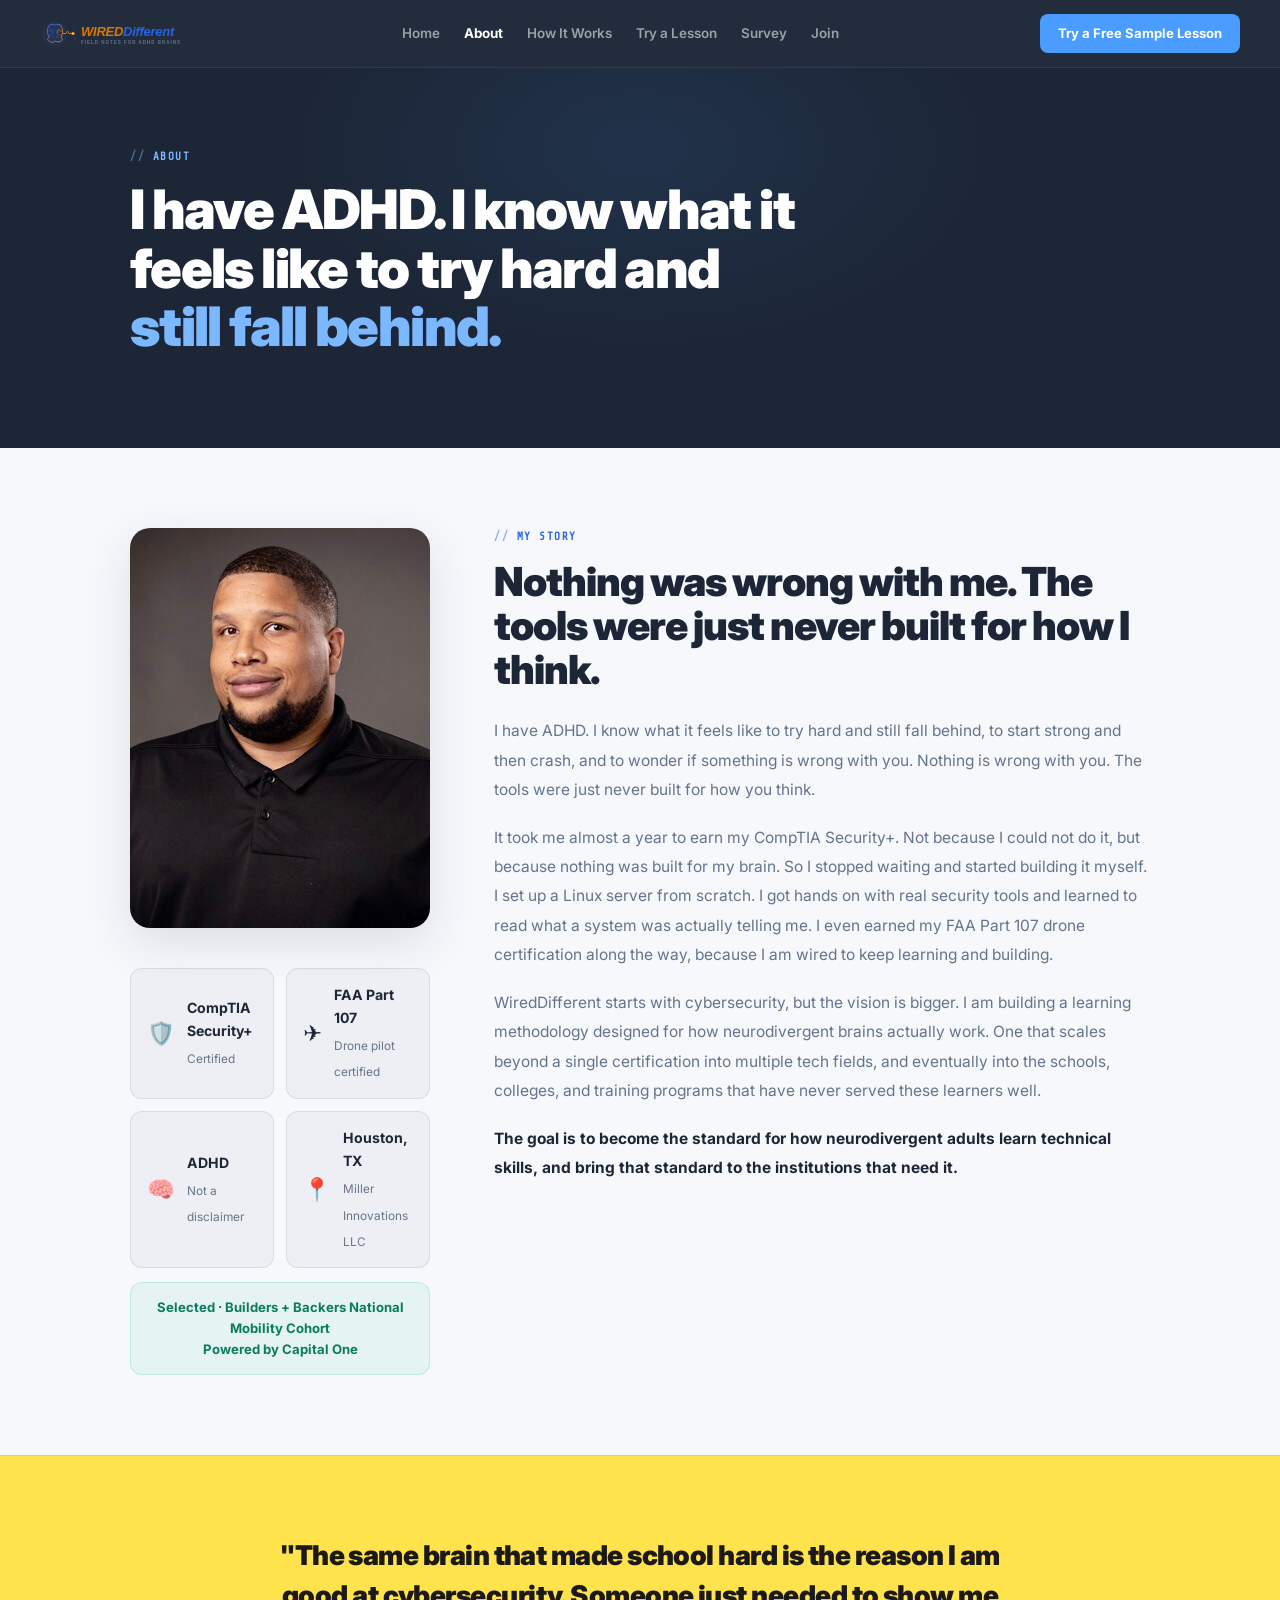
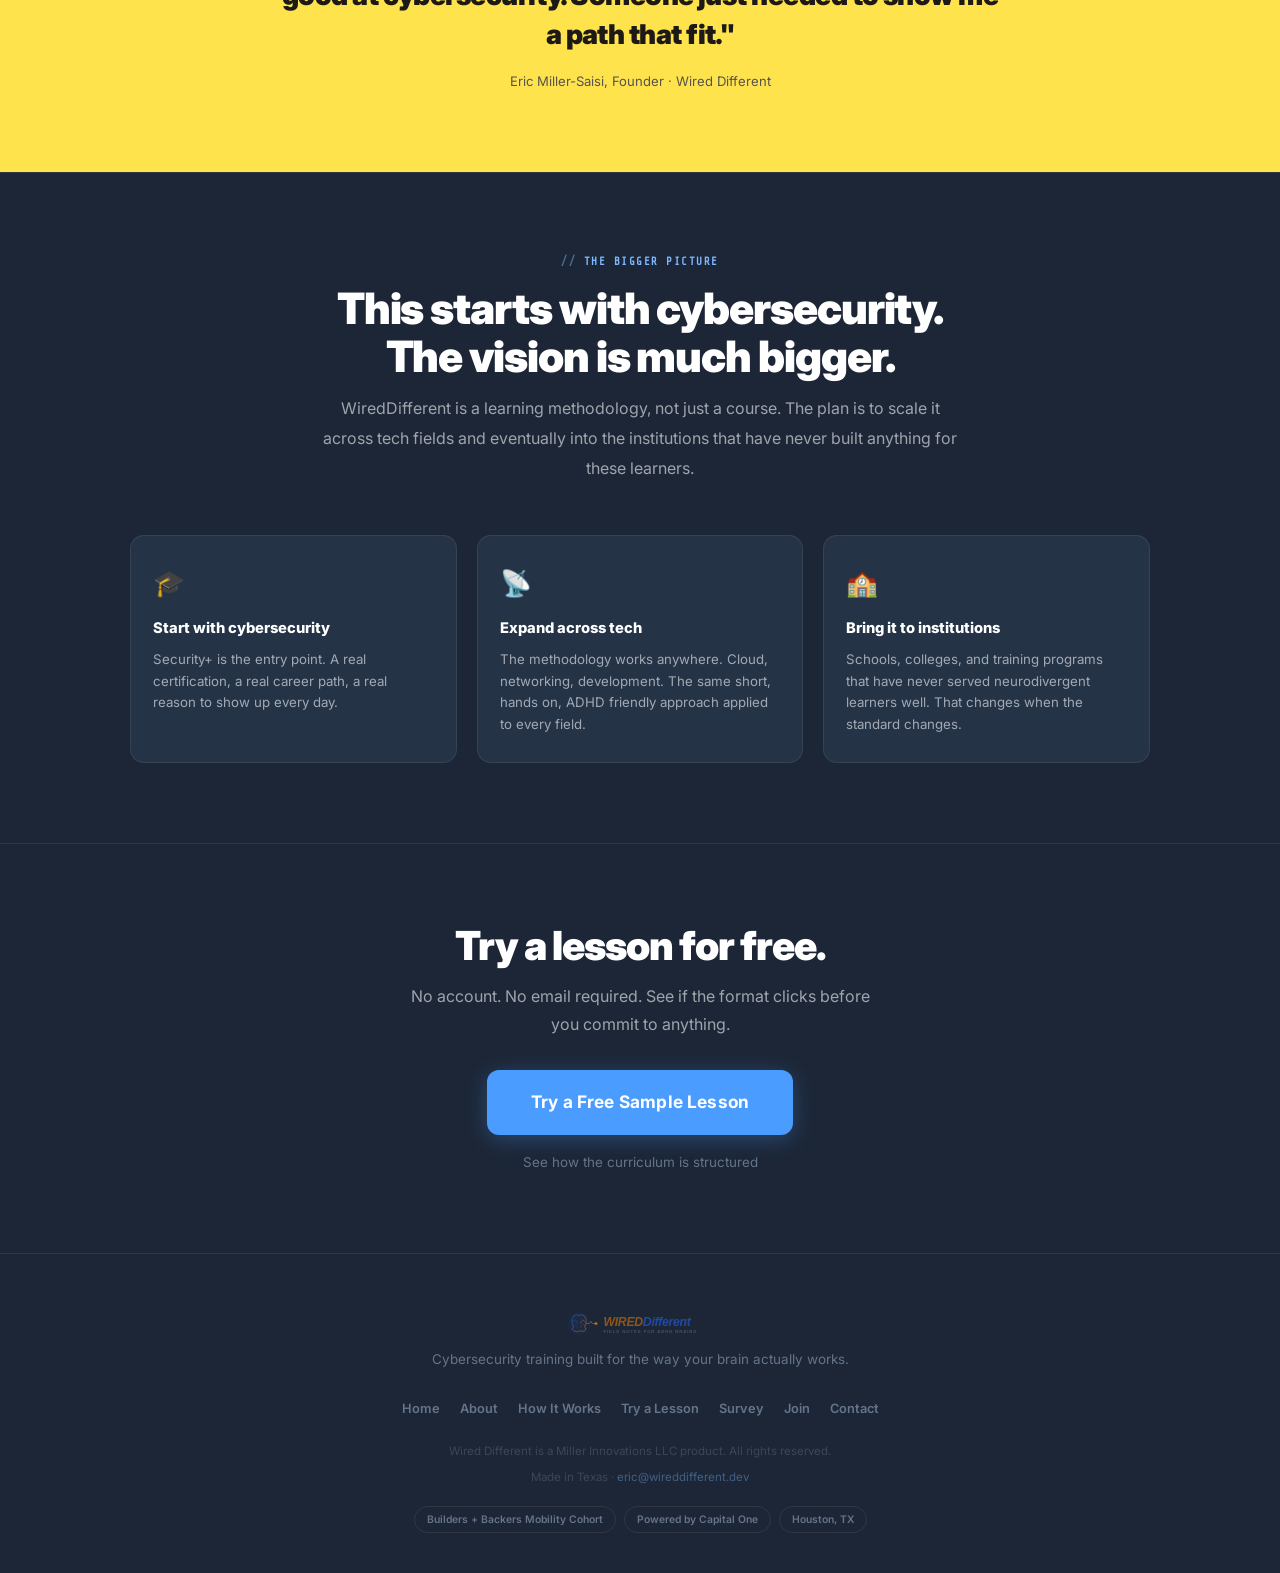
<file: about.html>
<!DOCTYPE html>
<html lang="en">
<head>
  <meta charset="UTF-8"/>
  <meta name="viewport" content="width=device-width, initial-scale=1.0"/>
  <title>About Eric | Wired Different</title>
  <meta name="description" content="Eric Miller-Saisi built Wired Different after passing Security+ with ADHD and no tech background. This is that story."/>
  <meta property="og:type" content="website"/>
  <meta property="og:title" content="About Eric | Wired Different"/>
  <meta property="og:description" content="Eric Miller-Saisi built Wired Different after passing Security+ with ADHD and no tech background. This is that story."/>
  <meta property="og:url" content="https://wireddifferent.dev/about.html"/>
  <meta property="og:image" content="https://wireddifferent.dev/og-image.png"/>
  <meta name="twitter:card" content="summary_large_image"/>
  <meta name="twitter:title" content="About Eric | Wired Different"/>
  <meta name="twitter:description" content="Eric Miller-Saisi built Wired Different after passing Security+ with ADHD and no tech background. This is that story."/>
  <meta name="twitter:image" content="https://wireddifferent.dev/og-image.png"/>
  <link rel="stylesheet" href="style.css"/>
  <style>
    /* ====== BIO GRID ====== */
    .bio-grid {
      display: grid;
      grid-template-columns: 300px 1fr;
      gap: 64px;
      align-items: start;
    }
    @media (max-width: 820px) { .bio-grid { grid-template-columns: 1fr; gap: 40px; } }

    .founder-photo-wrap {
      position: sticky;
      top: calc(var(--nav-h) + 24px);
    }
    @media (max-width: 820px) { .founder-photo-wrap { position: static; } }

    .founder-photo {
      width: 100%;
      aspect-ratio: 3/4;
      object-fit: cover;
      border-radius: 20px;
      box-shadow: 0 16px 48px rgba(28,38,54,.12);
    }
    @media (max-width: 820px) { .founder-photo { aspect-ratio: 4/3; } }

    .bio-copy h2 {
      font-size: clamp(1.8rem, 3.5vw, 2.5rem);
      font-weight: 900;
      line-height: 1.1;
      letter-spacing: -.025em;
      color: var(--navy);
      margin-bottom: 24px;
    }
    .bio-copy p {
      font-size: .97rem;
      color: var(--dim);
      line-height: 1.9;
      margin-bottom: 18px;
    }
    .bio-copy p strong { color: var(--navy); }

    /* ====== CREDS ====== */
    .creds-grid {
      display: grid;
      grid-template-columns: 1fr 1fr;
      gap: 12px;
      margin-top: 32px;
    }
    @media (max-width: 500px) { .creds-grid { grid-template-columns: 1fr; } }
    .cred-card {
      display: flex;
      align-items: center;
      gap: 12px;
      background: rgba(28,38,54,.04);
      border: 1px solid var(--border-light);
      border-radius: 12px;
      padding: 14px 16px;
    }
    .cred-ico { font-size: 1.4rem; flex-shrink: 0; }
    .cred-card strong { font-size: .88rem; color: var(--navy); display: block; margin-bottom: 2px; }
    .cred-card small { font-size: .74rem; color: var(--dim); }
    .bb-badge {
      margin-top: 14px;
      padding: 14px 18px;
      background: rgba(16,185,129,.07);
      border: 1px solid rgba(16,185,129,.18);
      border-radius: 12px;
      font-size: .82rem;
      font-weight: 700;
      color: #0A7C5C;
      line-height: 1.6;
      text-align: center;
    }

    /* ====== PULLQUOTE ====== */
    .about-quote {
      padding: 80px 0;
      background: var(--yellow);
      border-top: 1px solid rgba(28,38,54,.08);
    }
    .about-quote blockquote {
      font-size: clamp(1.25rem, 2.5vw, 1.7rem);
      font-weight: 900;
      color: #1C1917;
      line-height: 1.45;
      letter-spacing: -.02em;
      max-width: 720px;
      margin: 0 auto 16px;
      text-align: center;
    }
    .about-quote cite {
      display: block;
      text-align: center;
      font-size: .82rem;
      color: #57534E;
      font-style: normal;
    }

    /* ====== VISION SECTION ====== */
    .vision-grid {
      display: grid;
      grid-template-columns: repeat(3, 1fr);
      gap: 20px;
    }
    @media (max-width: 680px) { .vision-grid { grid-template-columns: 1fr; } }
    .vision-item {
      background: var(--navy-lt);
      border: 1px solid var(--border-dark);
      border-radius: 14px;
      padding: 26px 22px;
    }
    .vision-item .v-ico { font-size: 1.6rem; margin-bottom: 12px; display: block; }
    .vision-item h4 { font-size: .92rem; font-weight: 800; color: #fff; margin-bottom: 8px; }
    .vision-item p { font-size: .83rem; color: var(--dim2); line-height: 1.65; }

    /* ====== PHOTO ROW ====== */
    .life-photo-row {
      display: grid;
      grid-template-columns: 1fr 1fr;
      gap: 20px;
      margin-top: 40px;
    }
    @media (max-width: 600px) { .life-photo-row { grid-template-columns: 1fr; } }
    .life-photo-row img {
      width: 100%;
      height: 280px;
      object-fit: cover;
      border-radius: 16px;
      display: block;
    }
  </style>
</head>
<body>

<nav>
  <a class="nav-logo" href="index.html">
    <img src="WiredDifferent_Logo.svg" alt="Wired Different" onerror="this.style.display='none';this.nextElementSibling.style.display='block'"/>
    <span class="nav-logo-txt" style="display:none">Wired <span>Different</span></span>
  </a>
  <button class="nav-toggle" id="nav-toggle" aria-label="Open menu">
    <span></span><span></span><span></span>
  </button>
  <div class="nav-links" id="nav-links">
    <a href="index.html" class="nav-link">Home</a>
    <a href="about.html" class="nav-link current">About</a>
    <a href="how-it-works.html" class="nav-link">How It Works</a>
    <a href="lesson.html" class="nav-link">Try a Lesson</a>
    <a href="survey.html" class="nav-link">Survey</a>
    <a href="join.html" class="nav-link">Join</a>
  </div>
  <a href="lesson.html" class="nav-cta">Try a Free Sample Lesson</a>
</nav>


<!-- PAGE HERO -->
<section class="page-hero">
  <div class="wrap">
    <div class="page-hero-inner">
      <span class="section-label light reveal">About</span>
      <h1 class="reveal">I have ADHD. I know what it feels like to try hard and <span class="hl">still fall behind.</span></h1>
    </div>
  </div>
</section>


<!-- BIO -->
<section class="section-light">
  <div class="wrap">
    <div class="bio-grid">

      <div class="founder-photo-wrap reveal">
        <img class="founder-photo" src="eric-headshot.jpg" alt="Eric Miller-Saisi"/>
        <div class="creds-grid">
          <div class="cred-card">
            <span class="cred-ico">🛡️</span>
            <div><strong>CompTIA Security+</strong><small>Certified</small></div>
          </div>
          <div class="cred-card">
            <span class="cred-ico">✈️</span>
            <div><strong>FAA Part 107</strong><small>Drone pilot certified</small></div>
          </div>
          <div class="cred-card">
            <span class="cred-ico">🧠</span>
            <div><strong>ADHD</strong><small>Not a disclaimer</small></div>
          </div>
          <div class="cred-card">
            <span class="cred-ico">📍</span>
            <div><strong>Houston, TX</strong><small>Miller Innovations LLC</small></div>
          </div>
        </div>
        <div class="bb-badge">
          Selected &middot; Builders + Backers National Mobility Cohort<br/>Powered by Capital One
        </div>
      </div>

      <div class="bio-copy">
        <span class="section-label reveal">My Story</span>
        <h2 class="reveal">Nothing was wrong with me. The tools were just never built for how I think.</h2>

        <p class="reveal d1">I have ADHD. I know what it feels like to try hard and still fall behind, to start strong and then crash, and to wonder if something is wrong with you. Nothing is wrong with you. The tools were just never built for how you think.</p>

        <p class="reveal d1">It took me almost a year to earn my CompTIA Security+. Not because I could not do it, but because nothing was built for my brain. So I stopped waiting and started building it myself. I set up a Linux server from scratch. I got hands on with real security tools and learned to read what a system was actually telling me. I even earned my FAA Part 107 drone certification along the way, because I am wired to keep learning and building.</p>

        <p class="reveal d2">WiredDifferent starts with cybersecurity, but the vision is bigger. I am building a learning methodology designed for how neurodivergent brains actually work. One that scales beyond a single certification into multiple tech fields, and eventually into the schools, colleges, and training programs that have never served these learners well.</p>

        <p class="reveal d2"><strong>The goal is to become the standard for how neurodivergent adults learn technical skills, and bring that standard to the institutions that need it.</strong></p>

        <!-- PHOTO: Add two warm lifestyle photos here when you have them.
             Example:
             <div class="life-photo-row">
               <img src="photo-working.jpg" alt="Eric working on a Linux setup">
               <img src="photo-teaching.jpg" alt="Eric at a workshop">
             </div>
        -->
      </div>

    </div>
  </div>
</section>


<!-- PULLQUOTE -->
<section class="about-quote">
  <div class="wrap">
    <blockquote class="reveal">"The same brain that made school hard is the reason I am good at cybersecurity. Someone just needed to show me a path that fit."</blockquote>
    <cite class="reveal d1">Eric Miller-Saisi, Founder &middot; Wired Different</cite>
  </div>
</section>


<!-- VISION -->
<section class="section-dark">
  <div class="wrap">
    <div class="section-head light">
      <span class="section-label light reveal">The Bigger Picture</span>
      <h2 class="reveal">This starts with cybersecurity.<br/>The vision is much bigger.</h2>
      <p class="reveal d1">WiredDifferent is a learning methodology, not just a course. The plan is to scale it across tech fields and eventually into the institutions that have never built anything for these learners.</p>
    </div>
    <div class="vision-grid">
      <div class="vision-item reveal">
        <span class="v-ico">🎓</span>
        <h4>Start with cybersecurity</h4>
        <p>Security+ is the entry point. A real certification, a real career path, a real reason to show up every day.</p>
      </div>
      <div class="vision-item reveal d1">
        <span class="v-ico">📡</span>
        <h4>Expand across tech</h4>
        <p>The methodology works anywhere. Cloud, networking, development. The same short, hands on, ADHD friendly approach applied to every field.</p>
      </div>
      <div class="vision-item reveal d2">
        <span class="v-ico">🏫</span>
        <h4>Bring it to institutions</h4>
        <p>Schools, colleges, and training programs that have never served neurodivergent learners well. That changes when the standard changes.</p>
      </div>
    </div>
  </div>
</section>


<!-- CTA BAR -->
<div class="cta-bar">
  <div class="wrap">
    <h2 class="reveal">Try a lesson for free.</h2>
    <p class="reveal d1">No account. No email required. See if the format clicks before you commit to anything.</p>
    <a href="lesson.html" class="btn-primary lg reveal d2">Try a Free Sample Lesson</a>
    <a href="how-it-works.html" class="sub-link reveal d3">See how the curriculum is structured</a>
  </div>
</div>


<!-- FOOTER -->
<footer>
  <img src="WiredDifferent_Logo.svg" alt="Wired Different" onerror="this.style.display='none';document.getElementById('ftxt').style.display='block'"/>
  <div class="foot-name" id="ftxt" style="display:none">Wired <span>Different</span></div>
  <p class="foot-tagline">Cybersecurity training built for the way your brain actually works.</p>
  <div class="foot-links">
    <a href="index.html">Home</a>
    <a href="about.html">About</a>
    <a href="how-it-works.html">How It Works</a>
    <a href="lesson.html">Try a Lesson</a>
    <a href="survey.html">Survey</a>
    <a href="join.html">Join</a>
    <a href="mailto:eric@wireddifferent.dev">Contact</a>
  </div>
  <p class="foot-copy">
    Wired Different is a Miller Innovations LLC product. All rights reserved.<br/>
    Made in Texas &middot; <a href="mailto:eric@wireddifferent.dev">eric@wireddifferent.dev</a>
  </p>
  <div class="foot-pills">
    <span class="fp">Builders + Backers Mobility Cohort</span>
    <span class="fp">Powered by Capital One</span>
    <span class="fp">Houston, TX</span>
  </div>
</footer>


<script>
(function(){
  document.getElementById('nav-toggle').addEventListener('click',function(){
    document.getElementById('nav-links').classList.toggle('open');
  });
  const obs = new IntersectionObserver(entries=>{
    entries.forEach(e=>{ if(e.isIntersecting){ e.target.classList.add('on'); obs.unobserve(e.target); } });
  },{threshold:0.07});
  document.querySelectorAll('.reveal').forEach(el=>obs.observe(el));
})();
</script>
</body>
</html>
</file>
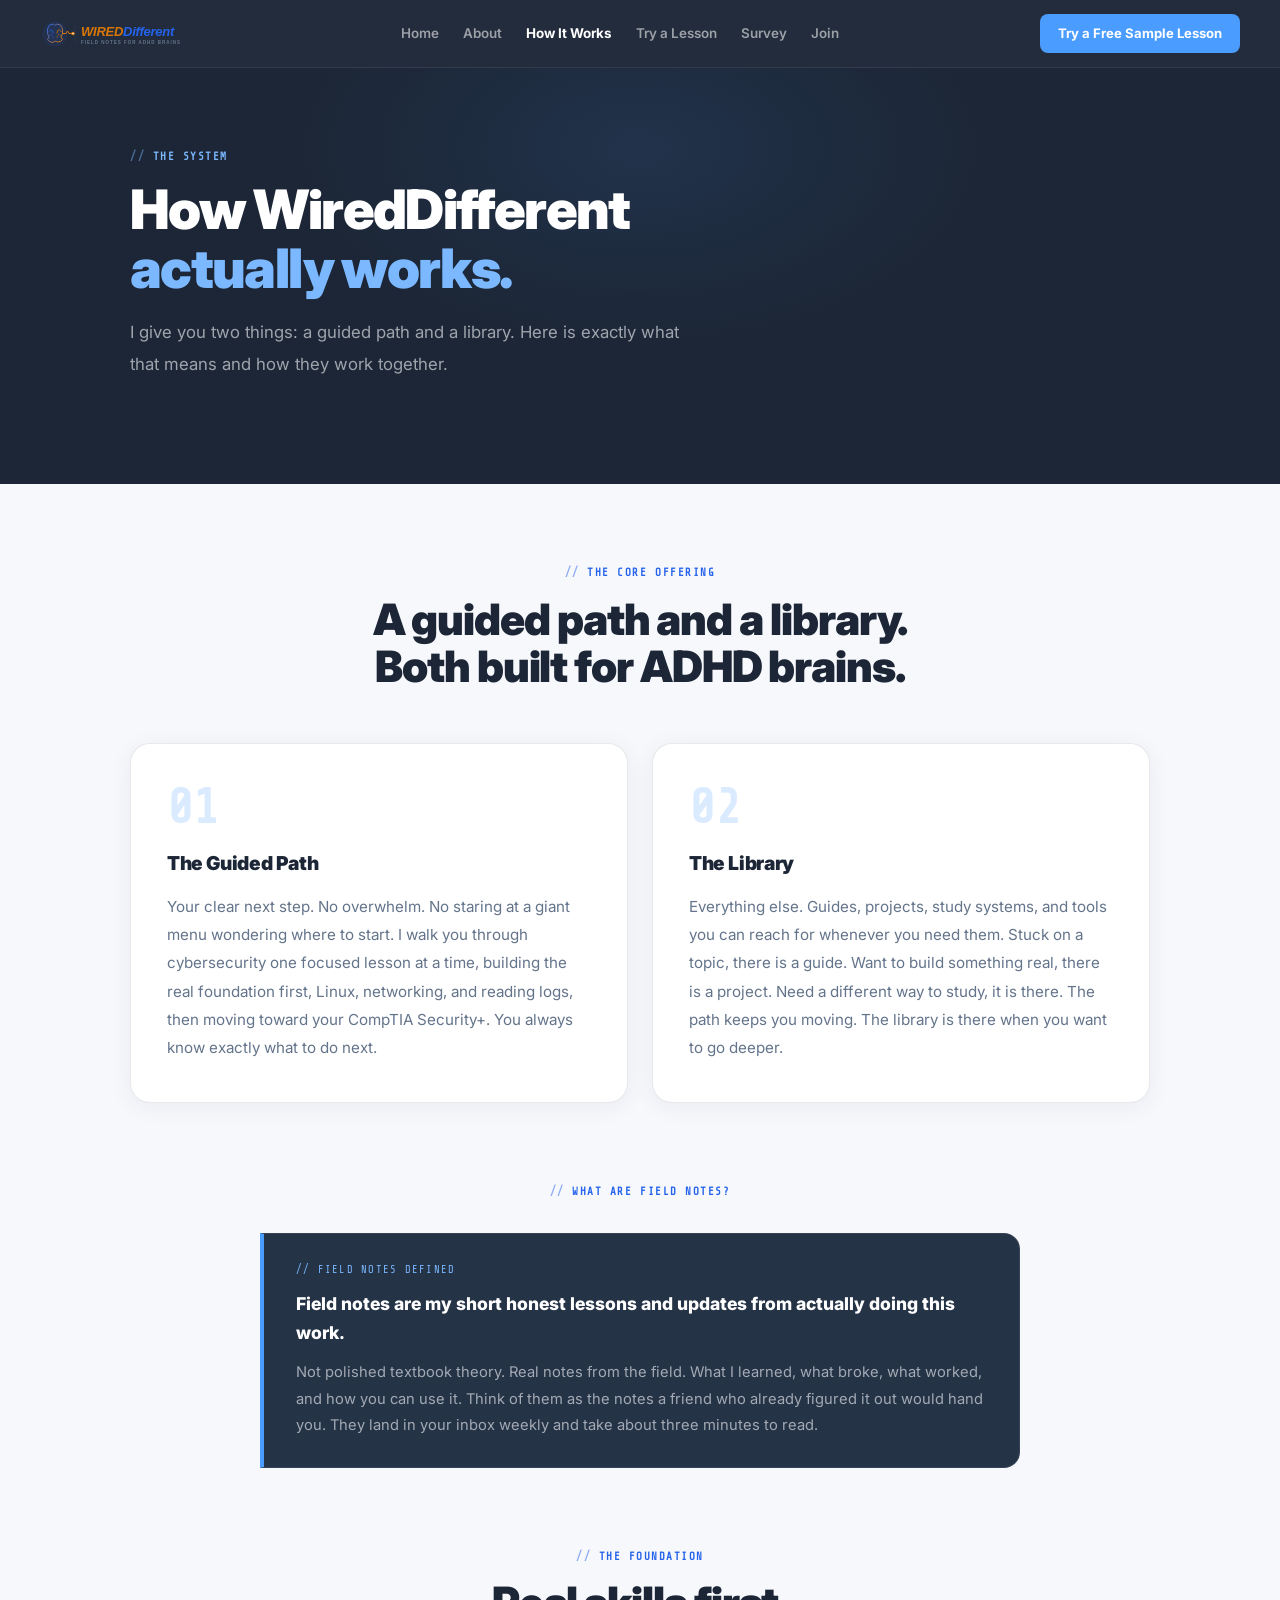
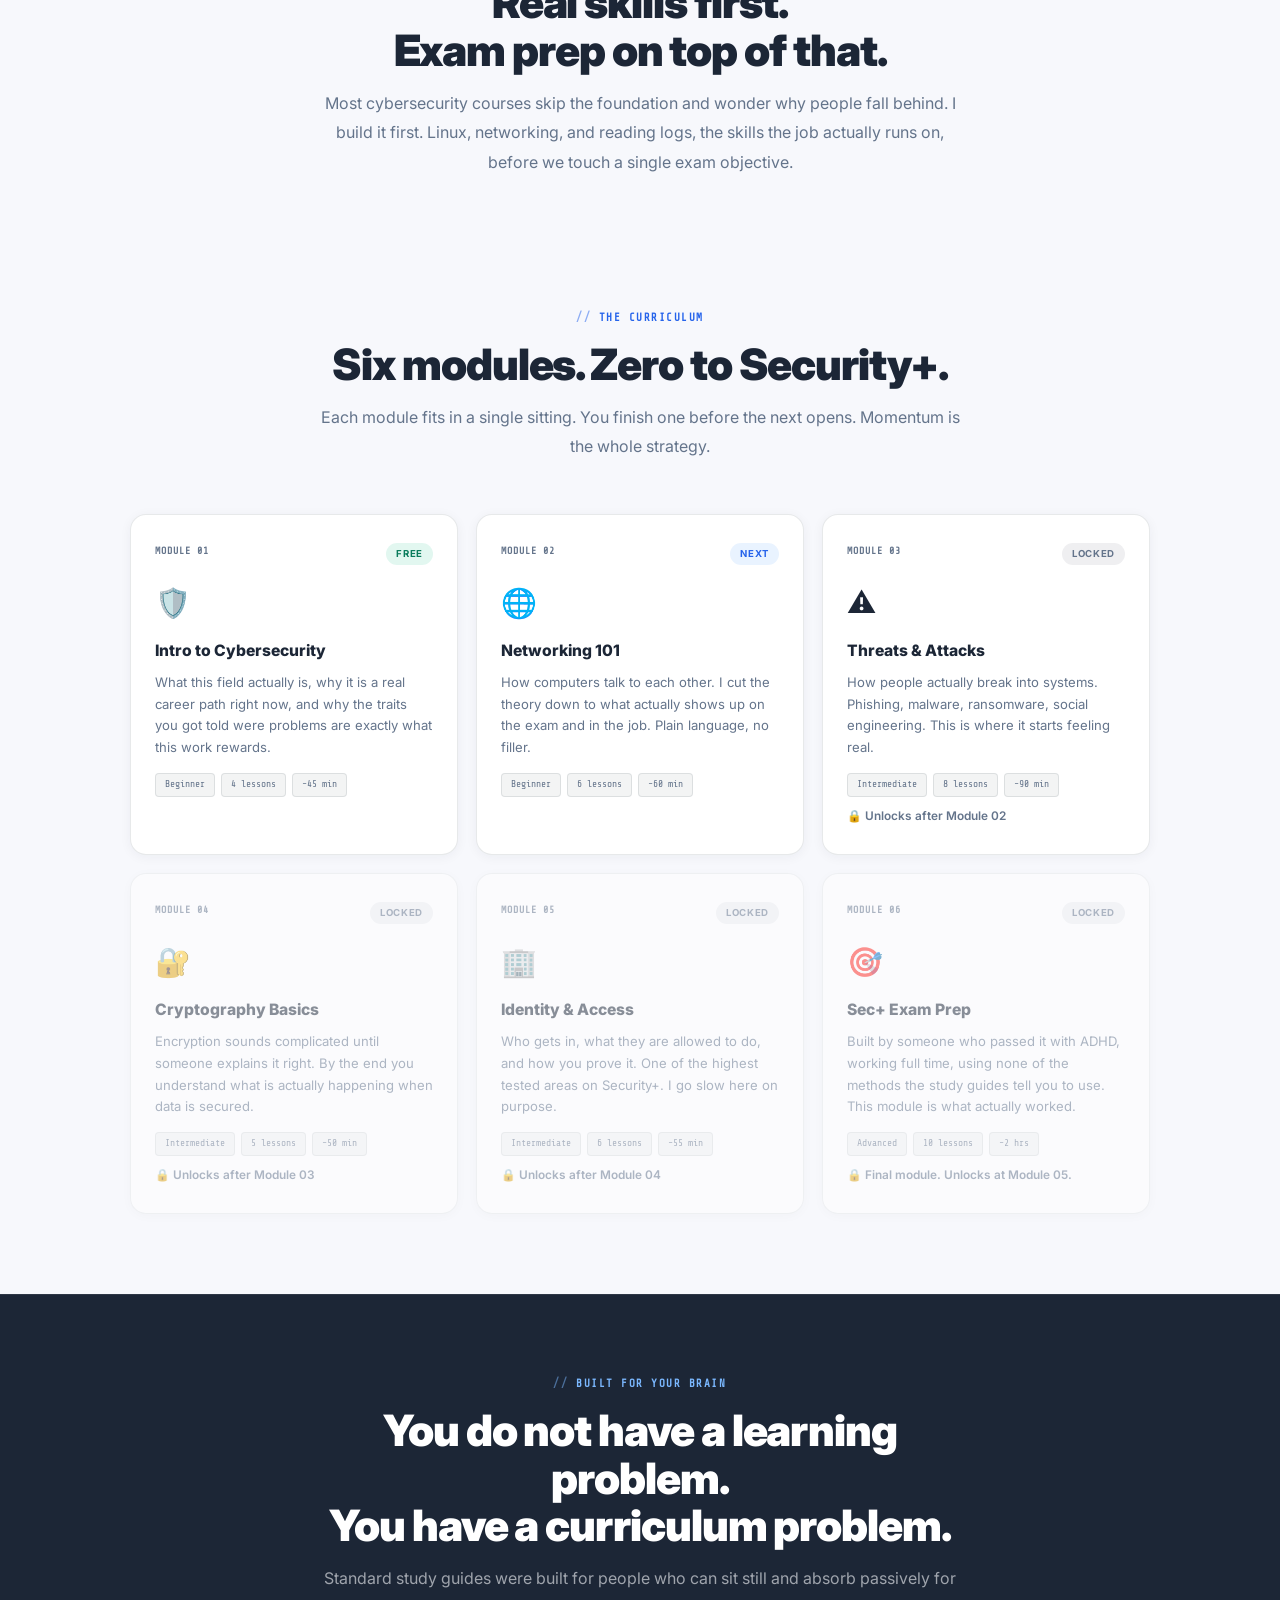
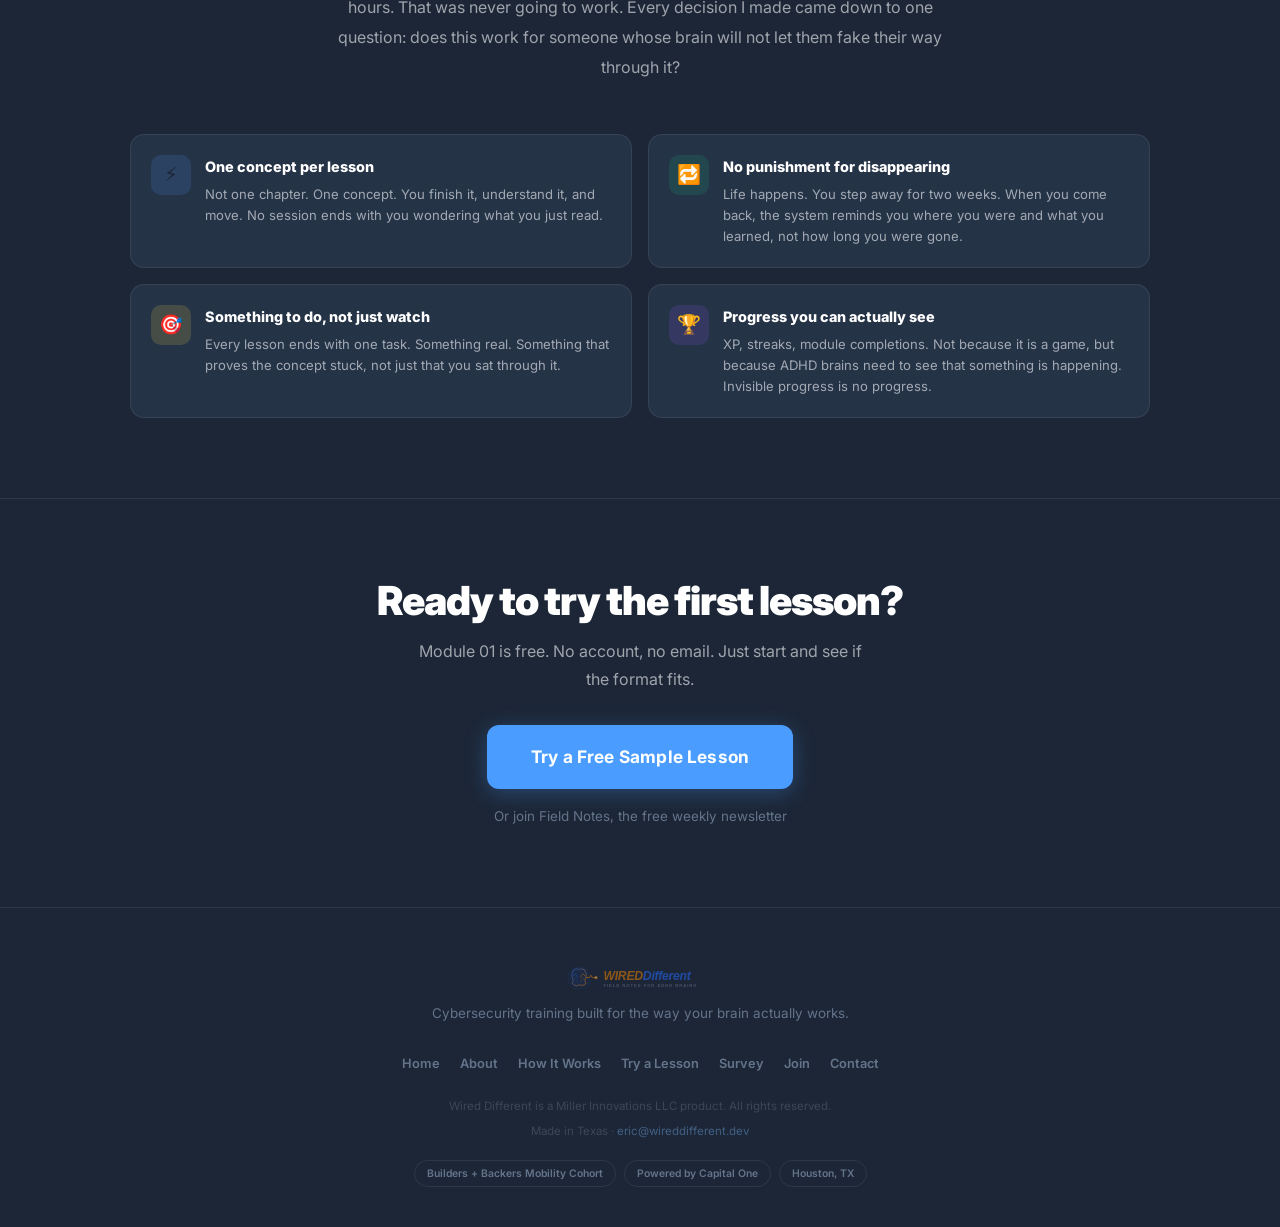
<file: how-it-works.html>
<!DOCTYPE html>
<html lang="en">
<head>
  <meta charset="UTF-8"/>
  <meta name="viewport" content="width=device-width, initial-scale=1.0"/>
  <title>How It Works | Wired Different</title>
  <meta name="description" content="WiredDifferent gives you two things: a guided path and a library. Here is exactly how it works."/>
  <meta property="og:type" content="website"/>
  <meta property="og:title" content="How It Works | Wired Different"/>
  <meta property="og:description" content="WiredDifferent gives you two things: a guided path and a library. Here is exactly how it works."/>
  <meta property="og:url" content="https://wireddifferent.dev/how-it-works.html"/>
  <meta property="og:image" content="https://wireddifferent.dev/og-image.png"/>
  <meta name="twitter:card" content="summary_large_image"/>
  <meta name="twitter:title" content="How It Works | Wired Different"/>
  <meta name="twitter:description" content="WiredDifferent gives you two things: a guided path and a library. Here is exactly how it works."/>
  <meta name="twitter:image" content="https://wireddifferent.dev/og-image.png"/>
  <link rel="stylesheet" href="style.css"/>
  <style>
    /* ====== TWO THINGS ====== */
    .two-things {
      display: grid;
      grid-template-columns: 1fr 1fr;
      gap: 24px;
    }
    @media (max-width: 680px) { .two-things { grid-template-columns: 1fr; } }
    .thing-card {
      background: #fff;
      border: 1px solid var(--border-light);
      border-radius: 20px;
      padding: 40px 36px;
      box-shadow: 0 4px 24px rgba(28,38,54,.06);
    }
    @media (max-width: 600px) { .thing-card { padding: 28px 24px; } }
    .thing-num {
      font-family: var(--mono);
      font-size: 3rem;
      font-weight: 700;
      color: rgba(74,157,255,.2);
      line-height: 1;
      margin-bottom: 16px;
      display: block;
    }
    .thing-card h3 {
      font-size: 1.2rem;
      font-weight: 900;
      color: var(--navy);
      margin-bottom: 14px;
      letter-spacing: -.02em;
    }
    .thing-card p {
      font-size: .95rem;
      color: var(--dim);
      line-height: 1.85;
    }

    /* ====== FIELD NOTES DEFINITION ====== */
    .fn-definition {
      background: var(--navy-lt);
      border: 1px solid var(--border-dark);
      border-left: 4px solid var(--blue);
      border-radius: 0 16px 16px 0;
      padding: 28px 32px;
      max-width: 760px;
      margin: 0 auto;
    }
    .fn-definition .fn-label {
      font-family: var(--mono);
      font-size: .65rem;
      color: var(--blue-lt);
      letter-spacing: .12em;
      text-transform: uppercase;
      margin-bottom: 10px;
      display: block;
    }
    .fn-definition h3 {
      font-size: 1.1rem;
      font-weight: 800;
      color: #fff;
      margin-bottom: 12px;
    }
    .fn-definition p {
      font-size: .92rem;
      color: var(--dim2);
      line-height: 1.8;
    }

    /* ====== MODULES ====== */
    .modules-grid {
      display: grid;
      grid-template-columns: repeat(3, 1fr);
      gap: 18px;
    }
    @media (max-width: 780px) { .modules-grid { grid-template-columns: 1fr 1fr; } }
    @media (max-width: 500px) { .modules-grid { grid-template-columns: 1fr; } }

    .module-card {
      background: #fff;
      border: 1px solid var(--border-light);
      border-radius: 16px;
      padding: 28px 24px;
      transition: all .25s;
      box-shadow: 0 2px 12px rgba(28,38,54,.05);
    }
    .module-card:hover {
      border-color: rgba(74,157,255,.4);
      transform: translateY(-4px);
      box-shadow: 0 16px 48px rgba(28,38,54,.1);
    }
    .module-card.locked { opacity: .5; }
    .module-card.locked:hover { transform: none; box-shadow: 0 2px 12px rgba(28,38,54,.05); }
    .mod-header { display: flex; justify-content: space-between; align-items: flex-start; margin-bottom: 14px; }
    .mod-num { font-family: var(--mono); font-size: .62rem; font-weight: 700; color: var(--dim); letter-spacing: .1em; }
    .mod-badge {
      font-size: .6rem;
      font-weight: 700;
      padding: 3px 10px;
      border-radius: 50px;
      letter-spacing: .07em;
      text-transform: uppercase;
      white-space: nowrap;
    }
    .badge-free { background: rgba(16,185,129,.12); color: #0A7C5C; }
    .badge-next { background: rgba(74,157,255,.12); color: var(--blue-deep); }
    .badge-lock { background: rgba(28,38,54,.07); color: var(--dim); }
    .module-card .mod-ico { font-size: 1.8rem; margin-bottom: 12px; display: block; }
    .module-card h3 { font-size: .98rem; font-weight: 800; color: var(--navy); margin-bottom: 8px; }
    .module-card p { font-size: .82rem; color: var(--dim); line-height: 1.65; margin-bottom: 14px; }
    .mod-tags { display: flex; flex-wrap: wrap; gap: 6px; }
    .mod-tag {
      font-family: var(--mono);
      font-size: .6rem;
      padding: 3px 9px;
      border-radius: 4px;
      background: rgba(28,38,54,.05);
      color: var(--dim);
      border: 1px solid var(--border-light);
    }
    .lock-note { display: flex; align-items: center; gap: 6px; font-size: .74rem; color: var(--dim); margin-top: 10px; font-weight: 600; }

    /* ====== ADHD TRAITS ====== */
    .traits-grid {
      display: grid;
      grid-template-columns: 1fr 1fr;
      gap: 16px;
    }
    @media (max-width: 600px) { .traits-grid { grid-template-columns: 1fr; } }
    .trait-card {
      display: flex;
      align-items: flex-start;
      gap: 14px;
      padding: 20px;
      background: var(--navy-lt);
      border: 1px solid var(--border-dark);
      border-radius: 14px;
      transition: border-color .2s;
    }
    .trait-card:hover { border-color: rgba(74,157,255,.3); }
    .trait-ico {
      width: 40px;
      height: 40px;
      border-radius: 10px;
      display: flex;
      align-items: center;
      justify-content: center;
      font-size: 1.2rem;
      flex-shrink: 0;
    }
    .t-blue { background: rgba(74,157,255,.15); }
    .t-green { background: rgba(16,185,129,.15); }
    .t-yellow { background: rgba(255,227,77,.15); }
    .t-purple { background: rgba(139,92,246,.15); }
    .trait-card h4 { font-size: .9rem; font-weight: 800; color: #fff; margin-bottom: 5px; }
    .trait-card p { font-size: .82rem; color: var(--dim2); line-height: 1.6; }
  </style>
</head>
<body>

<nav>
  <a class="nav-logo" href="index.html">
    <img src="WiredDifferent_Logo.svg" alt="Wired Different" onerror="this.style.display='none';this.nextElementSibling.style.display='block'"/>
    <span class="nav-logo-txt" style="display:none">Wired <span>Different</span></span>
  </a>
  <button class="nav-toggle" id="nav-toggle" aria-label="Open menu">
    <span></span><span></span><span></span>
  </button>
  <div class="nav-links" id="nav-links">
    <a href="index.html" class="nav-link">Home</a>
    <a href="about.html" class="nav-link">About</a>
    <a href="how-it-works.html" class="nav-link current">How It Works</a>
    <a href="lesson.html" class="nav-link">Try a Lesson</a>
    <a href="survey.html" class="nav-link">Survey</a>
    <a href="join.html" class="nav-link">Join</a>
  </div>
  <a href="lesson.html" class="nav-cta">Try a Free Sample Lesson</a>
</nav>


<!-- PAGE HERO -->
<section class="page-hero">
  <div class="wrap">
    <div class="page-hero-inner">
      <span class="section-label light reveal">The System</span>
      <h1 class="reveal">How WiredDifferent<br/><span class="hl">actually works.</span></h1>
      <p class="sub reveal d1">I give you two things: a guided path and a library. Here is exactly what that means and how they work together.</p>
    </div>
  </div>
</section>


<!-- TWO THINGS -->
<section class="section-light">
  <div class="wrap">
    <div class="section-head">
      <span class="section-label reveal">The Core Offering</span>
      <h2 class="reveal">A guided path and a library.<br/>Both built for ADHD brains.</h2>
    </div>
    <div class="two-things">
      <div class="thing-card reveal">
        <span class="thing-num">01</span>
        <h3>The Guided Path</h3>
        <p>Your clear next step. No overwhelm. No staring at a giant menu wondering where to start. I walk you through cybersecurity one focused lesson at a time, building the real foundation first, Linux, networking, and reading logs, then moving toward your CompTIA Security+. You always know exactly what to do next.</p>
      </div>
      <div class="thing-card reveal d1">
        <span class="thing-num">02</span>
        <h3>The Library</h3>
        <p>Everything else. Guides, projects, study systems, and tools you can reach for whenever you need them. Stuck on a topic, there is a guide. Want to build something real, there is a project. Need a different way to study, it is there. The path keeps you moving. The library is there when you want to go deeper.</p>
      </div>
    </div>
  </div>
</section>


<!-- FIELD NOTES DEFINITION -->
<section class="section-light" style="padding-top:0">
  <div class="wrap">
    <div class="section-head" style="margin-bottom:32px">
      <span class="section-label reveal">What Are Field Notes?</span>
    </div>
    <div class="fn-definition reveal">
      <span class="fn-label">// FIELD NOTES DEFINED</span>
      <h3>Field notes are my short honest lessons and updates from actually doing this work.</h3>
      <p>Not polished textbook theory. Real notes from the field. What I learned, what broke, what worked, and how you can use it. Think of them as the notes a friend who already figured it out would hand you. They land in your inbox weekly and take about three minutes to read.</p>
    </div>
  </div>
</section>


<!-- WHAT YOU WILL LEARN -->
<section class="section-light" style="padding-top:0">
  <div class="wrap">
    <div class="section-head">
      <span class="section-label reveal">The Foundation</span>
      <h2 class="reveal">Real skills first.<br/>Exam prep on top of that.</h2>
      <p class="reveal d1">Most cybersecurity courses skip the foundation and wonder why people fall behind. I build it first. Linux, networking, and reading logs, the skills the job actually runs on, before we touch a single exam objective.</p>
    </div>
  </div>
</section>


<!-- MODULES -->
<section class="section-light" style="padding-top:0">
  <div class="wrap">
    <div class="section-head">
      <span class="section-label reveal">The Curriculum</span>
      <h2 class="reveal">Six modules. Zero to Security+.</h2>
      <p class="reveal d1">Each module fits in a single sitting. You finish one before the next opens. Momentum is the whole strategy.</p>
    </div>
    <div class="modules-grid">
      <div class="module-card reveal">
        <div class="mod-header">
          <span class="mod-num">MODULE 01</span>
          <span class="mod-badge badge-free">Free</span>
        </div>
        <span class="mod-ico">🛡️</span>
        <h3>Intro to Cybersecurity</h3>
        <p>What this field actually is, why it is a real career path right now, and why the traits you got told were problems are exactly what this work rewards.</p>
        <div class="mod-tags">
          <span class="mod-tag">Beginner</span>
          <span class="mod-tag">4 lessons</span>
          <span class="mod-tag">~45 min</span>
        </div>
      </div>
      <div class="module-card reveal d1">
        <div class="mod-header">
          <span class="mod-num">MODULE 02</span>
          <span class="mod-badge badge-next">Next</span>
        </div>
        <span class="mod-ico">🌐</span>
        <h3>Networking 101</h3>
        <p>How computers talk to each other. I cut the theory down to what actually shows up on the exam and in the job. Plain language, no filler.</p>
        <div class="mod-tags">
          <span class="mod-tag">Beginner</span>
          <span class="mod-tag">6 lessons</span>
          <span class="mod-tag">~60 min</span>
        </div>
      </div>
      <div class="module-card reveal d2">
        <div class="mod-header">
          <span class="mod-num">MODULE 03</span>
          <span class="mod-badge badge-lock">Locked</span>
        </div>
        <span class="mod-ico">⚠️</span>
        <h3>Threats &amp; Attacks</h3>
        <p>How people actually break into systems. Phishing, malware, ransomware, social engineering. This is where it starts feeling real.</p>
        <div class="mod-tags">
          <span class="mod-tag">Intermediate</span>
          <span class="mod-tag">8 lessons</span>
          <span class="mod-tag">~90 min</span>
        </div>
        <div class="lock-note">🔒 Unlocks after Module 02</div>
      </div>
      <div class="module-card locked reveal">
        <div class="mod-header">
          <span class="mod-num">MODULE 04</span>
          <span class="mod-badge badge-lock">Locked</span>
        </div>
        <span class="mod-ico">🔐</span>
        <h3>Cryptography Basics</h3>
        <p>Encryption sounds complicated until someone explains it right. By the end you understand what is actually happening when data is secured.</p>
        <div class="mod-tags">
          <span class="mod-tag">Intermediate</span>
          <span class="mod-tag">5 lessons</span>
          <span class="mod-tag">~50 min</span>
        </div>
        <div class="lock-note">🔒 Unlocks after Module 03</div>
      </div>
      <div class="module-card locked reveal d1">
        <div class="mod-header">
          <span class="mod-num">MODULE 05</span>
          <span class="mod-badge badge-lock">Locked</span>
        </div>
        <span class="mod-ico">🏢</span>
        <h3>Identity &amp; Access</h3>
        <p>Who gets in, what they are allowed to do, and how you prove it. One of the highest tested areas on Security+. I go slow here on purpose.</p>
        <div class="mod-tags">
          <span class="mod-tag">Intermediate</span>
          <span class="mod-tag">6 lessons</span>
          <span class="mod-tag">~55 min</span>
        </div>
        <div class="lock-note">🔒 Unlocks after Module 04</div>
      </div>
      <div class="module-card locked reveal d2">
        <div class="mod-header">
          <span class="mod-num">MODULE 06</span>
          <span class="mod-badge badge-lock">Locked</span>
        </div>
        <span class="mod-ico">🎯</span>
        <h3>Sec+ Exam Prep</h3>
        <p>Built by someone who passed it with ADHD, working full time, using none of the methods the study guides tell you to use. This module is what actually worked.</p>
        <div class="mod-tags">
          <span class="mod-tag">Advanced</span>
          <span class="mod-tag">10 lessons</span>
          <span class="mod-tag">~2 hrs</span>
        </div>
        <div class="lock-note">🔒 Final module. Unlocks at Module 05.</div>
      </div>
    </div>
  </div>
</section>


<!-- WHY IT WORKS FOR ADHD BRAINS -->
<section class="section-dark">
  <div class="wrap">
    <div class="section-head light">
      <span class="section-label light reveal">Built for Your Brain</span>
      <h2 class="reveal">You do not have a learning problem.<br/>You have a curriculum problem.</h2>
      <p class="reveal d1">Standard study guides were built for people who can sit still and absorb passively for hours. That was never going to work. Every decision I made came down to one question: does this work for someone whose brain will not let them fake their way through it?</p>
    </div>
    <div class="traits-grid">
      <div class="trait-card reveal">
        <div class="trait-ico t-blue">⚡</div>
        <div>
          <h4>One concept per lesson</h4>
          <p>Not one chapter. One concept. You finish it, understand it, and move. No session ends with you wondering what you just read.</p>
        </div>
      </div>
      <div class="trait-card reveal d1">
        <div class="trait-ico t-green">🔁</div>
        <div>
          <h4>No punishment for disappearing</h4>
          <p>Life happens. You step away for two weeks. When you come back, the system reminds you where you were and what you learned, not how long you were gone.</p>
        </div>
      </div>
      <div class="trait-card reveal d2">
        <div class="trait-ico t-yellow">🎯</div>
        <div>
          <h4>Something to do, not just watch</h4>
          <p>Every lesson ends with one task. Something real. Something that proves the concept stuck, not just that you sat through it.</p>
        </div>
      </div>
      <div class="trait-card reveal d3">
        <div class="trait-ico t-purple">🏆</div>
        <div>
          <h4>Progress you can actually see</h4>
          <p>XP, streaks, module completions. Not because it is a game, but because ADHD brains need to see that something is happening. Invisible progress is no progress.</p>
        </div>
      </div>
    </div>
  </div>
</section>


<!-- CTA BAR -->
<div class="cta-bar">
  <div class="wrap">
    <h2 class="reveal">Ready to try the first lesson?</h2>
    <p class="reveal d1">Module 01 is free. No account, no email. Just start and see if the format fits.</p>
    <a href="lesson.html" class="btn-primary lg reveal d2">Try a Free Sample Lesson</a>
    <a href="join.html" class="sub-link reveal d3">Or join Field Notes, the free weekly newsletter</a>
  </div>
</div>


<!-- FOOTER -->
<footer>
  <img src="WiredDifferent_Logo.svg" alt="Wired Different" onerror="this.style.display='none';document.getElementById('ftxt').style.display='block'"/>
  <div class="foot-name" id="ftxt" style="display:none">Wired <span>Different</span></div>
  <p class="foot-tagline">Cybersecurity training built for the way your brain actually works.</p>
  <div class="foot-links">
    <a href="index.html">Home</a>
    <a href="about.html">About</a>
    <a href="how-it-works.html">How It Works</a>
    <a href="lesson.html">Try a Lesson</a>
    <a href="survey.html">Survey</a>
    <a href="join.html">Join</a>
    <a href="mailto:eric@wireddifferent.dev">Contact</a>
  </div>
  <p class="foot-copy">
    Wired Different is a Miller Innovations LLC product. All rights reserved.<br/>
    Made in Texas &middot; <a href="mailto:eric@wireddifferent.dev">eric@wireddifferent.dev</a>
  </p>
  <div class="foot-pills">
    <span class="fp">Builders + Backers Mobility Cohort</span>
    <span class="fp">Powered by Capital One</span>
    <span class="fp">Houston, TX</span>
  </div>
</footer>


<script>
(function(){
  document.getElementById('nav-toggle').addEventListener('click',function(){
    document.getElementById('nav-links').classList.toggle('open');
  });
  const obs = new IntersectionObserver(entries=>{
    entries.forEach(e=>{ if(e.isIntersecting){ e.target.classList.add('on'); obs.unobserve(e.target); } });
  },{threshold:0.07});
  document.querySelectorAll('.reveal').forEach(el=>obs.observe(el));
})();
</script>
</body>
</html>
</file>
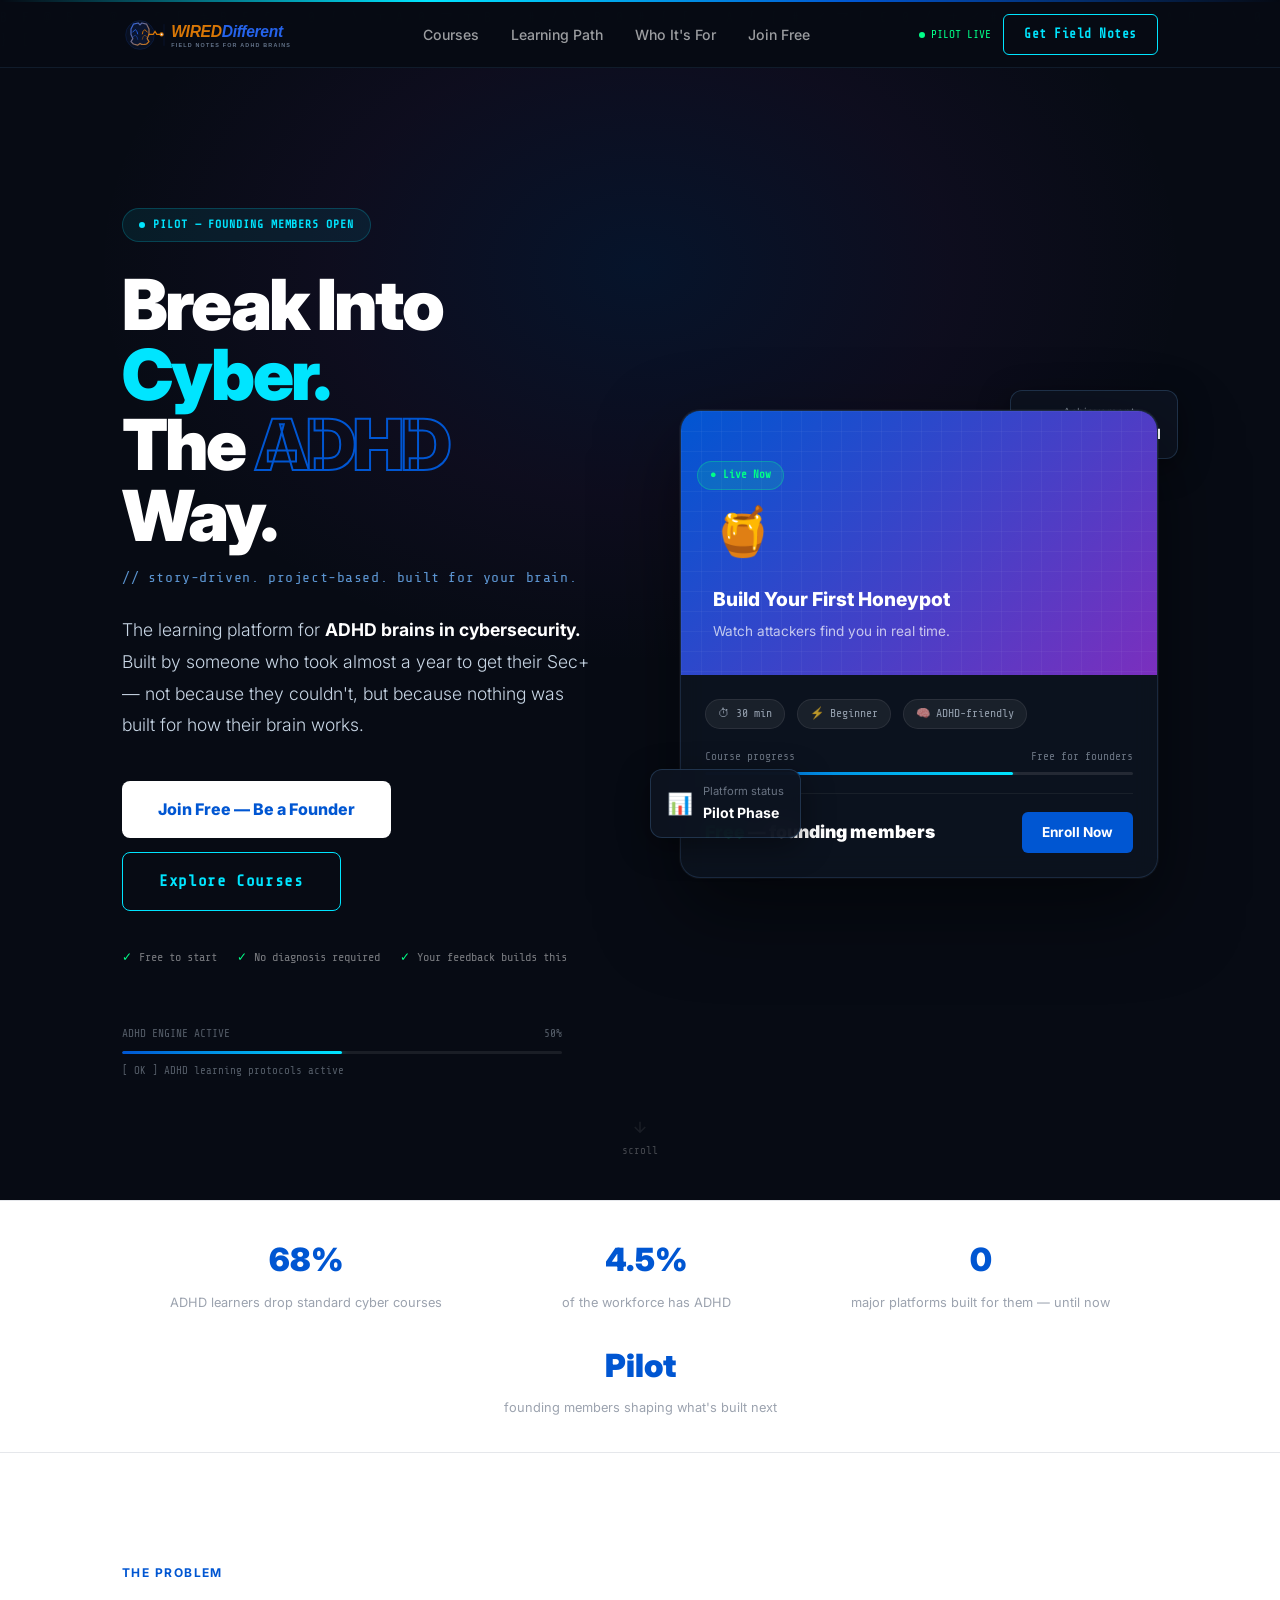
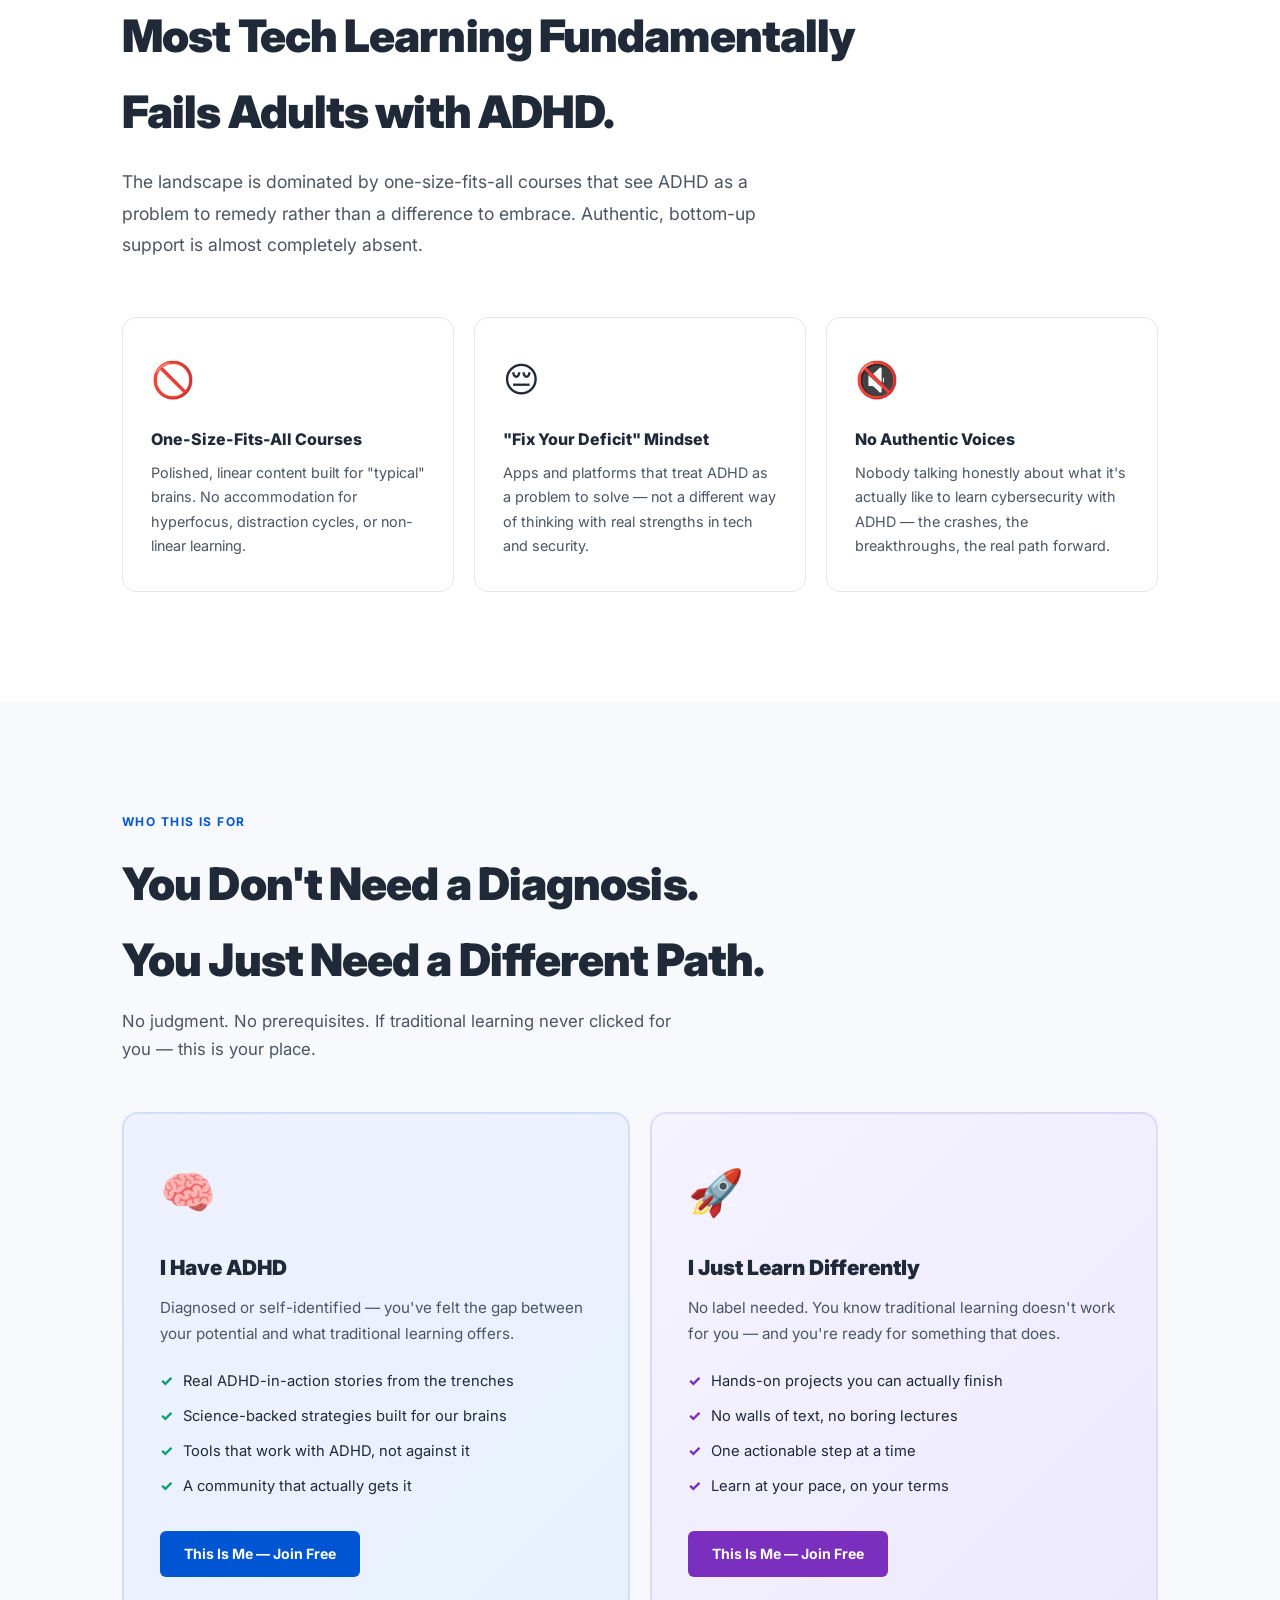
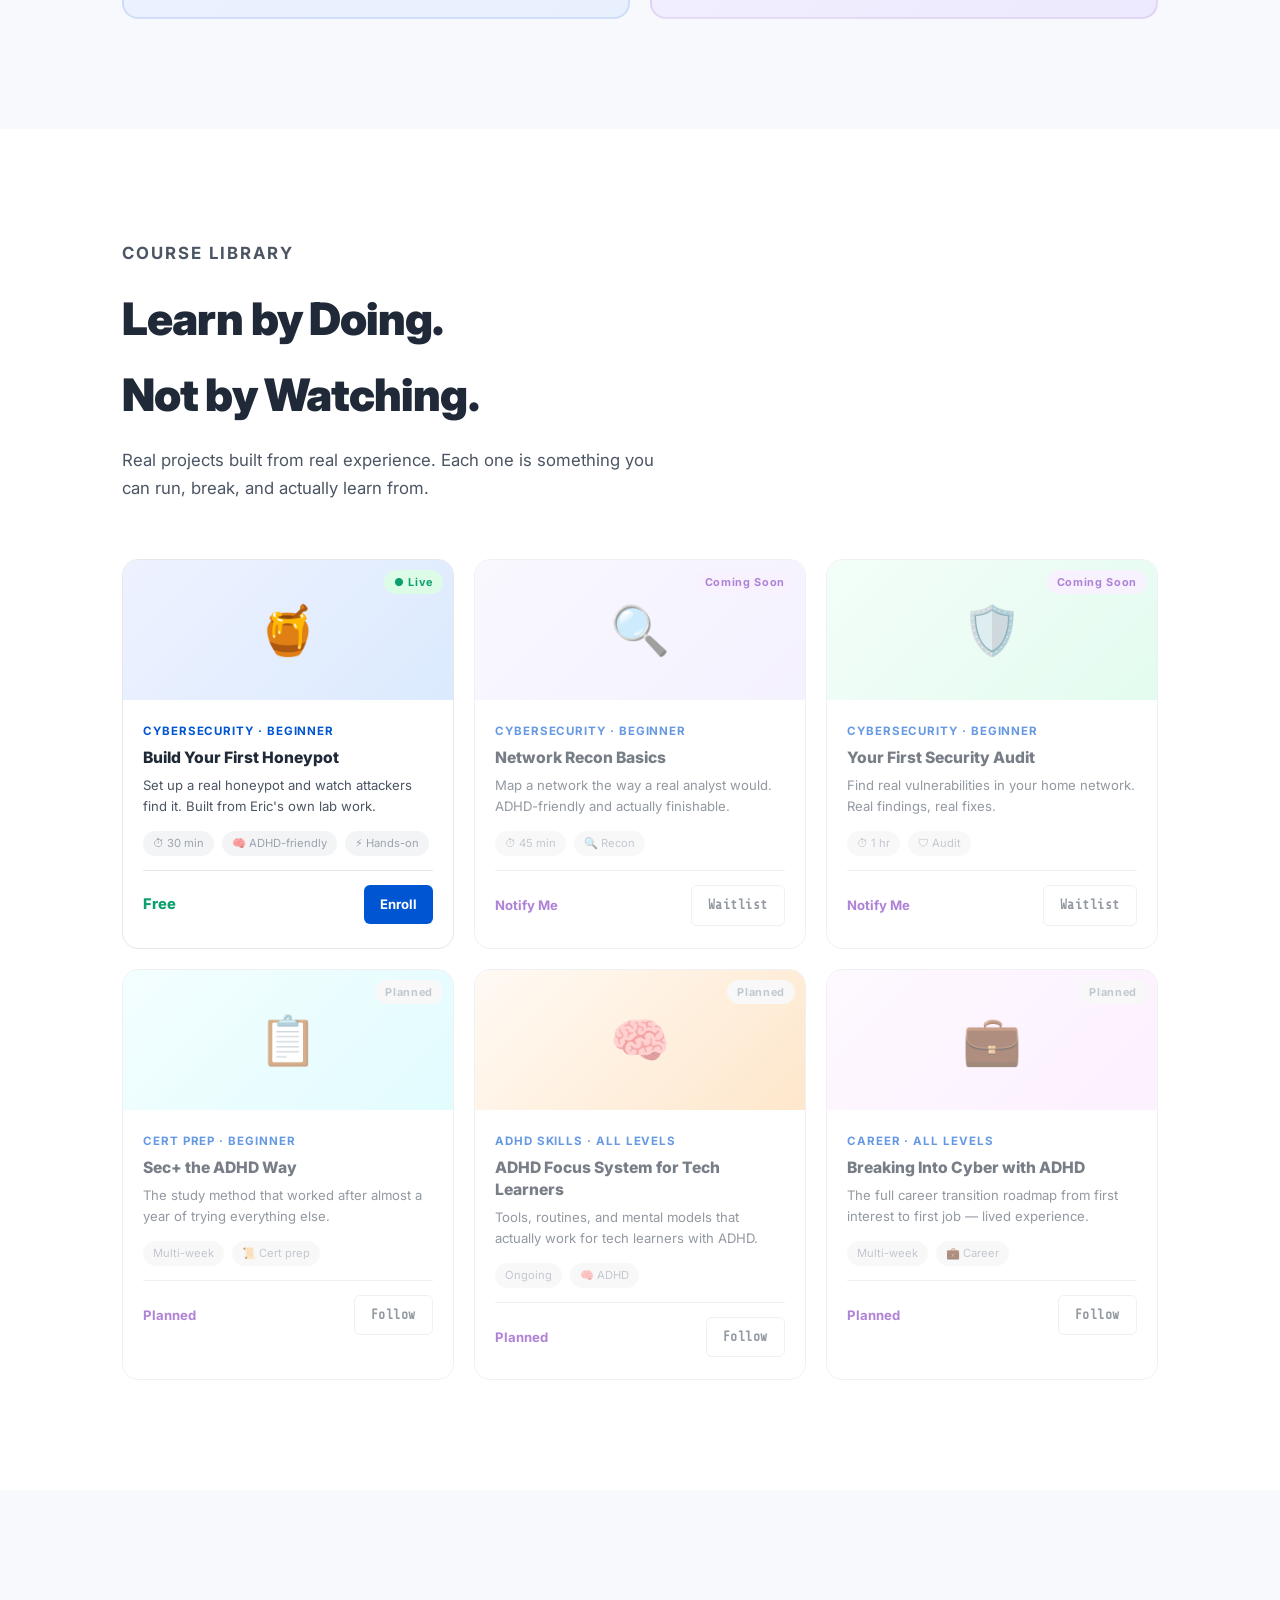
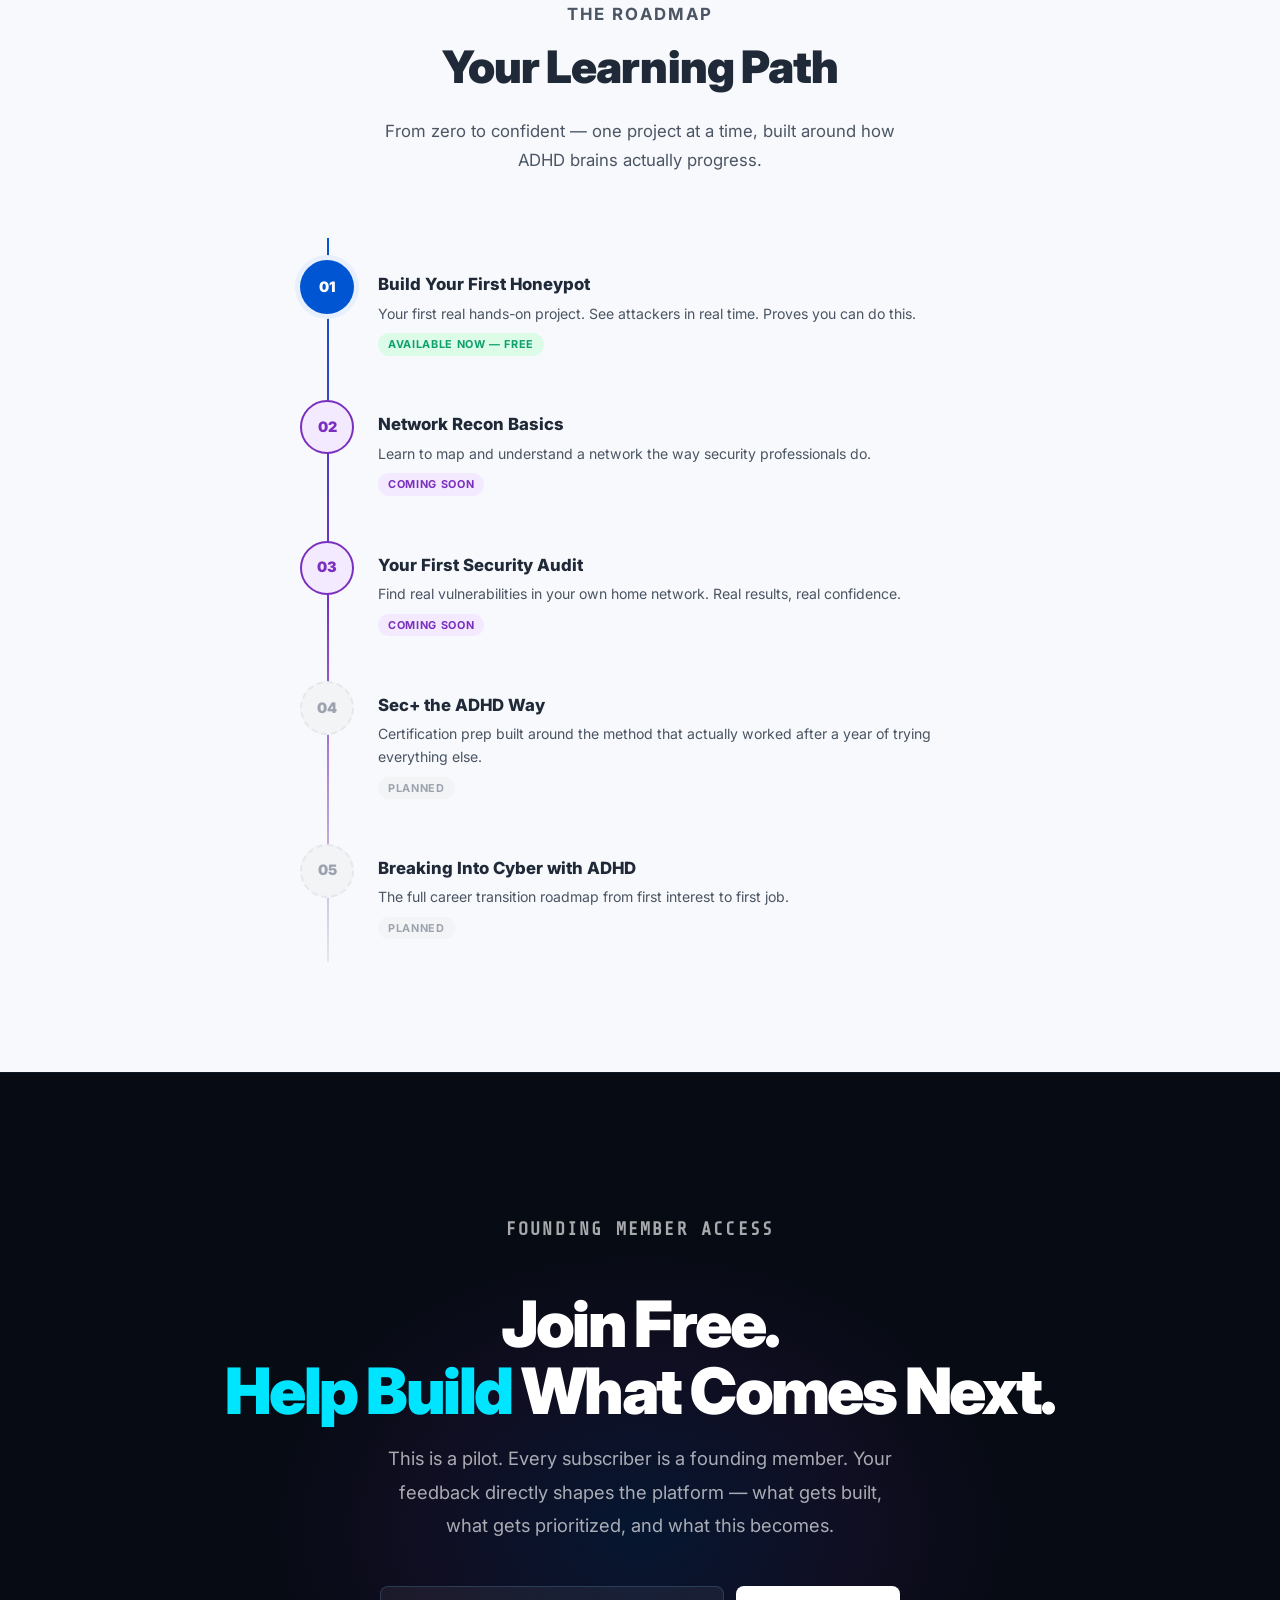
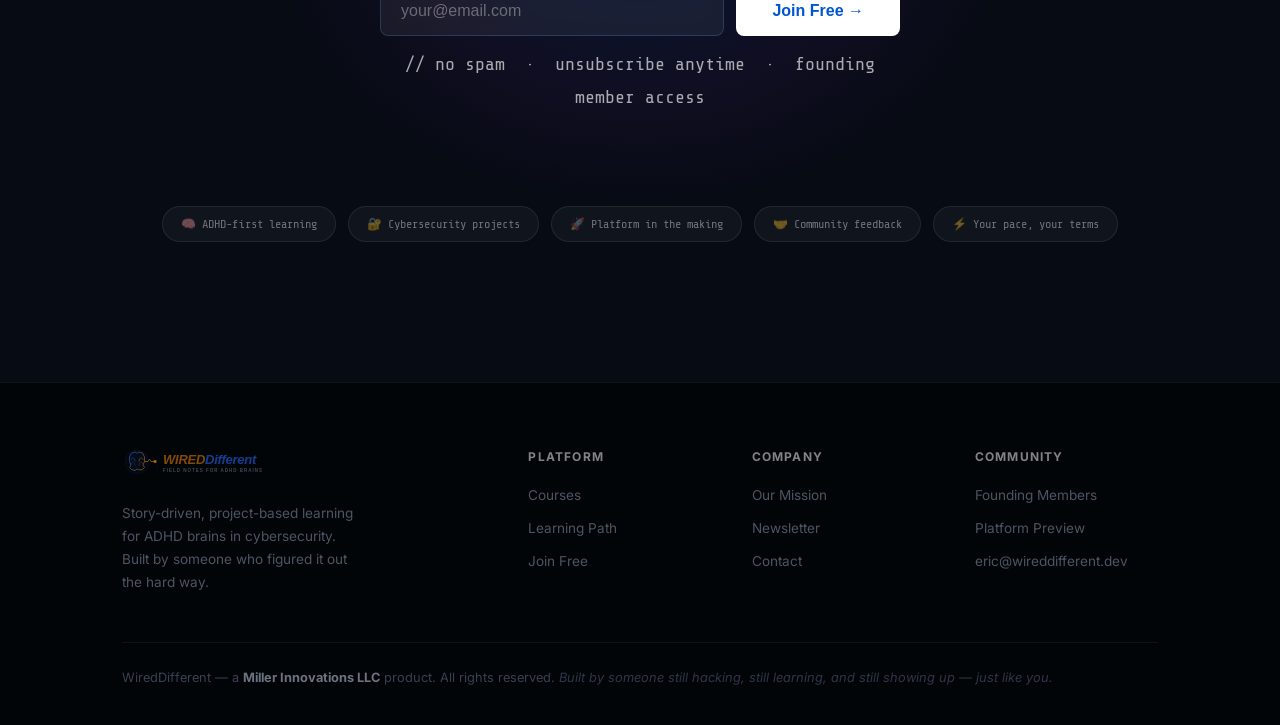
<file: hybrid.html>
<!DOCTYPE html>
<html lang="en">
<head>
  <meta charset="UTF-8" />
  <meta name="viewport" content="width=device-width, initial-scale=1.0" />
  <title>Wired Different — The Learning Platform for ADHD Brains in Tech</title>
  <style>
    @import url('https://fonts.googleapis.com/css2?family=Share+Tech+Mono&family=Inter:wght@300;400;500;600;700;800;900&display=swap');

    *, *::before, *::after { box-sizing:border-box; margin:0; padding:0; }

    :root {
      --dark:     #070b14;
      --dark2:    #0d1320;
      --dark3:    #0a1628;
      --light:    #FFFFFF;
      --light2:   #F7F9FC;
      --light3:   #EEF2FF;
      --blue:     #0056D2;
      --blue-lt:  #E8F0FE;
      --cyan:     #00e5ff;
      --purple:   #7B2FBE;
      --purple-lt:#F3EAFF;
      --green:    #00ff88;
      --green-dk: #0D9F6E;
      --yellow:   #FFF275;
      --text-dk:  #c8d6e5;
      --text-lt:  #1F2937;
      --text2-lt: #4B5563;
      --text3-lt: #9CA3AF;
      --border-dk:#1a3050;
      --border-lt:#E5E7EB;
      --mono:     'Share Tech Mono', monospace;
    }

    html { scroll-behavior:smooth; }

    body {
      font-family:'Inter', system-ui, sans-serif;
      background:var(--dark);
      color:var(--text-dk);
      line-height:1.7;
      overflow-x:hidden;
    }

    /* ── Matrix canvas ── */
    #matrix-canvas {
      position:fixed; inset:0;
      width:100%; height:100%;
      opacity:.1; z-index:0;
      pointer-events:none;
    }

    nav, section, footer { position:relative; z-index:1; }

    .container { max-width:1100px; margin:0 auto; padding:0 32px; }
    .container-sm { max-width:780px; margin:0 auto; padding:0 32px; }

    /* ── Reveal ── */
    .reveal { opacity:0; transform:translateY(40px); transition:opacity .7s ease,transform .7s ease; }
    .reveal.visible { opacity:1; transform:translateY(0); }
    .d1{transition-delay:.1s} .d2{transition-delay:.22s} .d3{transition-delay:.34s} .d4{transition-delay:.46s}

    /* ── Scanline ── */
    .scanline {
      height:2px; position:relative; z-index:2;
      background:linear-gradient(90deg,transparent,var(--cyan),var(--blue),transparent);
      animation:scan 3s ease-in-out infinite;
    }
    @keyframes scan{0%,100%{opacity:.3}50%{opacity:1}}

    /* ── Nav ── */
    nav {
      position:sticky; top:0; z-index:100;
      background:rgba(7,11,20,.92);
      backdrop-filter:blur(20px);
      border-bottom:1px solid rgba(112,183,255,.1);
      height:66px; display:flex; align-items:center;
    }
    .nav-inner {
      width:100%; max-width:1100px; margin:0 auto; padding:0 32px;
      display:flex; align-items:center; justify-content:space-between;
    }
    nav img { height:36px; }
    .nav-links { display:flex; align-items:center; gap:32px; }
    .nav-links a { font-size:.88rem; color:rgba(255,255,255,.6); text-decoration:none; font-weight:500; transition:color .15s; }
    .nav-links a:hover { color:#fff; }
    @media(max-width:700px){ .nav-links{display:none;} }

    .nav-cta { display:flex; align-items:center; gap:12px; }
    .live { display:flex; align-items:center; gap:6px; font-family:var(--mono); font-size:.7rem; color:var(--green); }
    .live-dot { width:6px; height:6px; background:var(--green); border-radius:50%; animation:lp 1.4s infinite; }
    @keyframes lp{0%,100%{opacity:1;box-shadow:0 0 6px var(--green)}50%{opacity:.3;box-shadow:none}}

    .btn {
      display:inline-flex; align-items:center; gap:8px;
      font-weight:700; padding:11px 24px; border-radius:6px;
      cursor:pointer; text-decoration:none; transition:all .2s; border:none;
      font-size:.88rem;
    }
    .btn-outline { background:transparent; color:var(--cyan); border:1px solid var(--cyan); font-family:var(--mono); letter-spacing:.04em; }
    .btn-outline:hover { background:rgba(0,229,255,.1); box-shadow:0 0 20px rgba(0,229,255,.2); color:#fff; }
    .btn-blue { background:var(--blue); color:#fff; }
    .btn-blue:hover { background:#0047B3; box-shadow:0 4px 20px rgba(0,86,210,.3); }
    .btn-white { background:#fff; color:var(--blue); font-weight:800; }
    .btn-white:hover { background:#F0F4FF; box-shadow:0 4px 20px rgba(0,0,0,.2); }
    .btn-lg { padding:15px 36px; font-size:1rem; border-radius:8px; }

    /* ────────────────
       DARK HERO
    ──────────────── */
    #hero {
      min-height:100vh; display:flex; align-items:center;
      position:relative; overflow:hidden; padding:0;
      background:var(--dark);
    }

    .hero-glow {
      position:absolute; top:-200px; left:50%; transform:translateX(-50%);
      width:1100px; height:800px;
      background:radial-gradient(ellipse, rgba(0,86,210,.12) 0%, rgba(123,47,190,.06) 40%, transparent 70%);
      animation:hglow 8s ease-in-out infinite; pointer-events:none;
    }
    @keyframes hglow{0%,100%{opacity:.6;transform:translateX(-50%) scale(1)}50%{opacity:1;transform:translateX(-50%) scale(1.08)}}

    .hero-inner {
      width:100%; max-width:1100px; margin:0 auto;
      padding:140px 32px 120px;
      display:grid; grid-template-columns:1fr 1fr;
      gap:80px; align-items:center; position:relative; z-index:1;
    }
    @media(max-width:800px){ .hero-inner{grid-template-columns:1fr; gap:60px;} }

    .hero-badge {
      display:inline-flex; align-items:center; gap:8px;
      background:rgba(0,229,255,.08); color:var(--cyan);
      border:1px solid rgba(0,229,255,.2);
      font-family:var(--mono); font-size:.72rem; font-weight:700;
      letter-spacing:.08em; text-transform:uppercase;
      padding:6px 16px; border-radius:20px; margin-bottom:28px;
    }
    .badge-dot { width:6px; height:6px; background:var(--cyan); border-radius:50%; animation:lp 1.4s infinite; }

    #hero h1 {
      font-size:clamp(3rem,5.5vw,5rem);
      font-weight:900; color:#fff;
      line-height:1; letter-spacing:-.04em; margin-bottom:14px;
    }
    #hero h1 .c1 { color:var(--cyan); }
    #hero h1 .c2 {
      -webkit-text-stroke:2px var(--blue);
      color:transparent;
    }

    .hero-tagline { font-family:var(--mono); font-size:.92rem; color:rgba(112,183,255,.8); margin-bottom:24px; letter-spacing:.04em; }

    .hero-desc { font-size:1.1rem; color:var(--text-dk); max-width:480px; margin-bottom:40px; line-height:1.8; font-weight:300; }
    .hero-desc strong { color:#fff; font-weight:700; }

    .hero-actions { display:flex; align-items:center; gap:14px; flex-wrap:wrap; margin-bottom:36px; }

    .hero-social-proof {
      display:flex; flex-wrap:wrap; gap:20px;
    }
    .sp-item { display:flex; align-items:center; gap:7px; font-family:var(--mono); font-size:.75rem; color:rgba(255,255,255,.45); }
    .sp-item::before { content:'✓'; color:var(--green); }

    /* Hero right — floating card */
    .hero-right { position:relative; }

    .float-card {
      background:rgba(13,19,32,.9);
      border:1px solid rgba(112,183,255,.15);
      border-radius:20px; overflow:hidden;
      box-shadow:0 32px 80px rgba(0,0,0,.5), 0 0 0 1px rgba(255,255,255,.05);
      backdrop-filter:blur(12px);
      animation:float 6s ease-in-out infinite;
    }
    @keyframes float{0%,100%{transform:translateY(0)}50%{transform:translateY(-12px)}}

    .fc-header {
      background:linear-gradient(135deg, #0056D2, #7B2FBE);
      padding:32px; position:relative; overflow:hidden;
    }
    .fc-header::before {
      content:''; position:absolute; inset:0;
      background-image:linear-gradient(rgba(255,255,255,.04) 1px,transparent 1px),linear-gradient(90deg,rgba(255,255,255,.04) 1px,transparent 1px);
      background-size:20px 20px;
    }
    .fc-icon { font-size:3rem; position:relative; z-index:1; display:block; margin-bottom:12px; }
    .fc-header h3 { font-size:1.2rem; color:#fff; font-weight:800; position:relative; z-index:1; margin-bottom:4px; }
    .fc-header p { font-size:.85rem; color:rgba(255,255,255,.7); position:relative; z-index:1; }
    .fc-badge {
      position:absolute; top:16px; right:16px;
      background:rgba(0,255,136,.15); color:var(--green);
      border:1px solid rgba(0,255,136,.3);
      font-family:var(--mono); font-size:.68rem; font-weight:700;
      padding:4px 12px; border-radius:20px; z-index:1; position:relative;
      display:inline-block; margin-bottom:16px;
    }
    .fc-body { padding:24px; }
    .fc-meta { display:flex; gap:12px; margin-bottom:18px; flex-wrap:wrap; }
    .fc-tag { font-family:var(--mono); font-size:.72rem; color:rgba(200,214,229,.7); background:rgba(255,255,255,.06); border:1px solid rgba(255,255,255,.08); padding:4px 12px; border-radius:20px; }
    .fc-progress { margin-bottom:18px; }
    .fc-progress-label { font-family:var(--mono); font-size:.7rem; color:rgba(200,214,229,.5); display:flex; justify-content:space-between; margin-bottom:6px; }
    .fc-track { height:3px; background:rgba(255,255,255,.1); border-radius:2px; overflow:hidden; }
    .fc-fill { height:100%; width:0%; background:linear-gradient(90deg,var(--blue),var(--cyan)); border-radius:2px; transition:width 2s cubic-bezier(.4,0,.2,1); box-shadow:0 0 8px rgba(0,229,255,.4); }
    .fc-footer { display:flex; justify-content:space-between; align-items:center; padding-top:18px; border-top:1px solid rgba(255,255,255,.06); }
    .fc-price { font-size:1.1rem; font-weight:900; color:#fff; }
    .fc-price span { color:var(--green); }

    /* Floating badges */
    .badge-float {
      position:absolute; background:rgba(13,19,32,.95);
      border:1px solid rgba(112,183,255,.2); border-radius:12px;
      padding:12px 16px; display:flex; align-items:center; gap:10px;
      box-shadow:0 8px 32px rgba(0,0,0,.4);
      backdrop-filter:blur(12px); white-space:nowrap;
      font-size:.82rem; color:#fff;
    }
    .badge-float .bf-icon { font-size:1.3rem; }
    .badge-float .bf-label { font-size:.7rem; color:rgba(200,214,229,.5); display:block; }
    .badge-float .bf-val { font-size:.88rem; font-weight:700; color:#fff; }
    .bf-1 { top:-20px; right:-20px; animation:float2 5s ease-in-out infinite; }
    .bf-2 { bottom:40px; left:-30px; animation:float2 7s ease-in-out infinite reverse; }
    @keyframes float2{0%,100%{transform:translateY(0)}50%{transform:translateY(-8px)}}

    /* Boot bar */
    .boot { margin-top:56px; max-width:440px; }
    .boot-head { font-family:var(--mono); font-size:.7rem; color:rgba(200,214,229,.4); display:flex; justify-content:space-between; margin-bottom:8px; }
    .boot-track { height:3px; background:rgba(255,255,255,.08); border-radius:2px; overflow:hidden; }
    .boot-fill { height:100%; width:0%; background:linear-gradient(90deg,var(--blue),var(--cyan)); border-radius:2px; transition:width 2.8s cubic-bezier(.4,0,.2,1); box-shadow:0 0 10px rgba(0,229,255,.4); }
    .boot-msg { font-family:var(--mono); font-size:.68rem; color:rgba(200,214,229,.4); margin-top:8px; min-height:16px; }
    .boot-step { display:none; }
    .boot-step.on { display:block; animation:fin .3s ease; }
    @keyframes fin{from{opacity:0}to{opacity:1}}

    /* Scroll hint */
    .scroll-hint {
      position:absolute; bottom:40px; left:50%; transform:translateX(-50%);
      display:flex; flex-direction:column; align-items:center; gap:6px;
      font-family:var(--mono); font-size:.68rem; color:rgba(255,255,255,.25); z-index:2;
      animation:bob 2.5s ease-in-out infinite;
    }
    .scroll-hint svg { width:18px; opacity:.3; }
    @keyframes bob{0%,100%{transform:translateX(-50%) translateY(0)}50%{transform:translateX(-50%) translateY(8px)}}

    /* ────────────────
       LIGHT SECTIONS
    ──────────────── */
    .light-section {
      background:var(--light);
      color:var(--text-lt);
    }

    .light-section h2 { color:var(--text-lt); }
    .light-alt { background:var(--light2); color:var(--text-lt); }
    .light-alt h2 { color:var(--text-lt); }

    .sec-label-lt { font-size:.75rem; font-weight:700; letter-spacing:.12em; text-transform:uppercase; color:var(--blue); margin-bottom:14px; }
    .sec-label-dk { font-size:.75rem; font-weight:700; letter-spacing:.12em; text-transform:uppercase; color:var(--cyan); margin-bottom:14px; font-family:var(--mono); }

    /* ── Stats bar ── */
    .stats-bar {
      background:#fff; border-top:1px solid var(--border-lt); border-bottom:1px solid var(--border-lt);
      padding:32px 0;
    }
    .stats-inner { display:flex; justify-content:space-around; align-items:center; flex-wrap:wrap; gap:24px; }
    .stat { text-align:center; }
    .stat-n-lt { font-size:2rem; font-weight:900; color:var(--blue); display:block; }
    .stat-l-lt { font-size:.8rem; color:var(--text3-lt); max-width:160px; }

    /* ── Problem ── */
    #problem { padding:110px 0; }
    #problem h2 { font-size:clamp(2rem,3.5vw,3rem); font-weight:900; margin-bottom:16px; letter-spacing:-.02em; }
    .prob-lead { font-size:1.1rem; color:var(--text2-lt); max-width:640px; margin-bottom:56px; line-height:1.8; }

    .prob-grid { display:grid; grid-template-columns:repeat(3,1fr); gap:20px; }
    @media(max-width:700px){ .prob-grid{grid-template-columns:1fr;} }

    .prob-card {
      background:#fff; border:1px solid var(--border-lt);
      border-radius:14px; padding:32px 28px; transition:all .25s;
    }
    .prob-card:hover { box-shadow:0 12px 40px rgba(0,0,0,.08); transform:translateY(-4px); }
    .prob-icon { font-size:2.2rem; margin-bottom:16px; display:block; }
    .prob-card h3 { font-size:1rem; font-weight:800; color:var(--text-lt); margin-bottom:8px; }
    .prob-card p { font-size:.9rem; color:var(--text2-lt); line-height:1.7; }

    /* ── For You ── */
    #for-you { padding:110px 0; }
    .fy-grid { display:grid; grid-template-columns:1fr 1fr; gap:20px; margin-top:48px; }
    @media(max-width:640px){ .fy-grid{grid-template-columns:1fr;} }

    .fy-card {
      border-radius:16px; padding:40px 36px; border:2px solid transparent; transition:all .3s; cursor:pointer;
    }
    .fy-card.blue { background:linear-gradient(135deg, #EEF2FF, #E8F0FE); border-color:rgba(0,86,210,.12); }
    .fy-card.purple { background:linear-gradient(135deg, #F5F3FF, #EDE9FE); border-color:rgba(123,47,190,.12); }
    .fy-card.blue:hover { border-color:var(--blue); box-shadow:0 12px 40px rgba(0,86,210,.12); transform:translateY(-4px); }
    .fy-card.purple:hover { border-color:var(--purple); box-shadow:0 12px 40px rgba(123,47,190,.12); transform:translateY(-4px); }
    .fy-icon { font-size:2.8rem; margin-bottom:20px; display:block; }
    .fy-card h3 { font-size:1.3rem; font-weight:900; color:var(--text-lt); margin-bottom:10px; }
    .fy-card .sub { font-size:.95rem; color:var(--text2-lt); margin-bottom:22px; line-height:1.7; }
    .fy-list { list-style:none; display:grid; gap:10px; margin-bottom:32px; }
    .fy-list li { font-size:.92rem; color:var(--text-lt); display:flex; align-items:flex-start; gap:10px; }
    .fy-list li::before { content:'✓'; color:var(--green-dk); flex-shrink:0; font-weight:800; }
    .fy-card.purple .fy-list li::before { color:var(--purple); }

    /* ── Courses ── */
    #courses { padding:110px 0; }
    .courses-head { margin-bottom:56px; }
    .courses-head h2 { font-size:clamp(2rem,3.5vw,3rem); font-weight:900; margin-bottom:12px; letter-spacing:-.02em; }
    .courses-head p { font-size:1.05rem; color:var(--text2-lt); max-width:560px; }

    .courses-grid { display:grid; grid-template-columns:repeat(3,1fr); gap:20px; }
    @media(max-width:800px){ .courses-grid{grid-template-columns:1fr 1fr;} }
    @media(max-width:500px){ .courses-grid{grid-template-columns:1fr;} }

    .course-card {
      background:#fff; border:1px solid var(--border-lt);
      border-radius:16px; overflow:hidden; transition:all .3s;
    }
    .course-card:hover { box-shadow:0 16px 48px rgba(0,0,0,.1); transform:translateY(-5px); }
    .course-card.locked { opacity:.6; }
    .course-card.locked:hover { transform:none; box-shadow:none; }

    .cc-thumb {
      height:140px; display:flex; align-items:center; justify-content:center;
      font-size:3rem; position:relative;
    }
    .grad-1 { background:linear-gradient(135deg,#EEF2FF,#DBEAFE); }
    .grad-2 { background:linear-gradient(135deg,#F5F3FF,#EDE9FE); }
    .grad-3 { background:linear-gradient(135deg,#ECFDF5,#D1FAE5); }
    .grad-4 { background:linear-gradient(135deg,#ECFEFF,#CFFAFE); }
    .grad-5 { background:linear-gradient(135deg,#FFF7ED,#FED7AA); }
    .grad-6 { background:linear-gradient(135deg,#FDF4FF,#FAE8FF); }

    .cc-status {
      position:absolute; top:10px; right:10px;
      font-size:.68rem; font-weight:700; letter-spacing:.06em;
      padding:3px 10px; border-radius:20px;
    }
    .s-live { background:#DCFCE7; color:var(--green-dk); }
    .s-soon { background:var(--purple-lt); color:var(--purple); }
    .s-plan { background:#F3F4F6; color:var(--text3-lt); }

    .cc-body { padding:22px 20px; }
    .cc-level { font-size:.72rem; font-weight:700; color:var(--blue); letter-spacing:.08em; text-transform:uppercase; margin-bottom:6px; }
    .cc-title { font-size:.98rem; font-weight:800; color:var(--text-lt); margin-bottom:6px; line-height:1.4; }
    .cc-desc { font-size:.82rem; color:var(--text2-lt); margin-bottom:14px; line-height:1.6; }
    .cc-tags { display:flex; gap:8px; margin-bottom:14px; flex-wrap:wrap; }
    .cc-tag { font-size:.7rem; color:var(--text3-lt); background:#F3F4F6; padding:3px 10px; border-radius:20px; }
    .cc-foot { padding-top:14px; border-top:1px solid var(--border-lt); display:flex; align-items:center; justify-content:space-between; }
    .cc-price-free { color:var(--green-dk); font-weight:800; font-size:.92rem; }
    .cc-price-soon { color:var(--purple); font-size:.82rem; font-weight:700; }

    /* ── Learning Path ── */
    #path { padding:110px 0; }
    .path-center { text-align:center; margin-bottom:64px; }
    .path-center h2 { font-size:clamp(2rem,3.5vw,3rem); font-weight:900; margin-bottom:12px; letter-spacing:-.02em; }
    .path-center p { font-size:1.05rem; color:var(--text2-lt); max-width:520px; margin:0 auto; }

    .lp { max-width:680px; margin:0 auto; position:relative; }
    .lp::before {
      content:''; position:absolute; left:27px; top:0; bottom:0; width:2px;
      background:linear-gradient(180deg,var(--blue),var(--purple),#E5E7EB);
    }

    .lp-step { display:flex; gap:24px; align-items:flex-start; padding:22px 0; }
    .lp-num {
      width:54px; height:54px; border-radius:50%;
      display:flex; align-items:center; justify-content:center;
      font-weight:900; font-size:.9rem; flex-shrink:0; position:relative; z-index:1;
    }
    .lp-num.now { background:var(--blue); color:#fff; box-shadow:0 0 0 5px #E8F0FE; }
    .lp-num.next { background:var(--purple-lt); color:var(--purple); border:2px solid var(--purple); }
    .lp-num.later { background:#F3F4F6; color:var(--text3-lt); border:2px dashed var(--border-lt); }

    .lp-content { flex:1; padding-top:10px; }
    .lp-content h3 { font-size:1.05rem; font-weight:800; color:var(--text-lt); margin-bottom:4px; }
    .lp-content p { font-size:.88rem; color:var(--text2-lt); line-height:1.6; }
    .lp-tag { display:inline-block; font-size:.68rem; font-weight:700; letter-spacing:.06em; text-transform:uppercase; padding:2px 10px; border-radius:20px; margin-top:8px; }
    .tag-now { background:#DCFCE7; color:var(--green-dk); }
    .tag-next { background:var(--purple-lt); color:var(--purple); }
    .tag-later { background:#F3F4F6; color:var(--text3-lt); }

    /* ── Dark CTA ── */
    #cta {
      padding:140px 0; text-align:center;
      background:var(--dark);
      border-top:1px solid rgba(112,183,255,.08);
      position:relative; overflow:hidden;
    }
    .cta-glow {
      position:absolute; top:50%; left:50%; transform:translate(-50%,-50%);
      width:800px; height:600px;
      background:radial-gradient(ellipse, rgba(0,86,210,.15) 0%, rgba(123,47,190,.08) 40%, transparent 65%);
      pointer-events:none;
    }
    .cta-inner { position:relative; z-index:1; }
    #cta h2 {
      font-size:clamp(2.4rem,5vw,4.4rem);
      font-weight:900; color:#fff; letter-spacing:-.04em; margin-bottom:18px; line-height:1.05;
    }
    #cta h2 .c1 { color:var(--cyan); }
    #cta p { font-size:1.15rem; color:rgba(255,255,255,.65); max-width:520px; margin:0 auto 44px; line-height:1.8; }

    .cta-form {
      display:flex; gap:12px; max-width:520px;
      margin:0 auto 16px; flex-wrap:wrap; justify-content:center;
    }
    .cta-form input {
      flex:1; min-width:220px; padding:15px 20px;
      border-radius:8px; border:1px solid rgba(112,183,255,.2);
      background:rgba(255,255,255,.06); color:#fff;
      font-size:1rem; outline:none; transition:all .2s;
      backdrop-filter:blur(8px);
    }
    .cta-form input::placeholder { color:rgba(255,255,255,.35); }
    .cta-form input:focus { border-color:var(--cyan); box-shadow:0 0 0 3px rgba(0,229,255,.1); background:rgba(255,255,255,.1); }
    .cta-note { font-family:var(--mono); font-size:.75rem; color:rgba(255,255,255,.3); }

    .cta-pills { display:flex; justify-content:center; gap:12px; flex-wrap:wrap; margin-top:48px; }
    .cta-pill { font-family:var(--mono); font-size:.75rem; color:rgba(255,255,255,.4); background:rgba(255,255,255,.04); border:1px solid rgba(255,255,255,.08); padding:7px 18px; border-radius:30px; }

    /* ── Footer ── */
    footer { background:#020508; border-top:1px solid rgba(255,255,255,.05); padding:64px 0 36px; }
    .foot-grid { display:grid; grid-template-columns:2fr 1fr 1fr 1fr; gap:40px; margin-bottom:48px; }
    @media(max-width:700px){ .foot-grid{grid-template-columns:1fr 1fr;} }
    @media(max-width:480px){ .foot-grid{grid-template-columns:1fr;} }
    footer img { height:30px; margin-bottom:16px; opacity:.6; }
    .foot-desc { font-size:.85rem; color:#4B5563; line-height:1.7; max-width:240px; }
    .foot-col h4 { font-size:.75rem; font-weight:700; color:rgba(255,255,255,.5); letter-spacing:.1em; text-transform:uppercase; margin-bottom:16px; }
    .foot-col a { display:block; font-size:.85rem; color:#4B5563; text-decoration:none; margin-bottom:10px; transition:color .15s; }
    .foot-col a:hover { color:#fff; }
    .foot-bottom { border-top:1px solid rgba(255,255,255,.05); padding-top:24px; display:flex; justify-content:space-between; align-items:center; flex-wrap:wrap; gap:12px; }
    .foot-bottom p { font-size:.8rem; color:#374151; }
    .foot-bottom p em { font-style:italic; color:#2D3748; }

    @media(max-width:560px){
      .hero-actions{flex-direction:column;align-items:flex-start;}
      .btn-lg{width:100%;justify-content:center;}
    }
  </style>
</head>
<body>

<canvas id="matrix-canvas"></canvas>
<div class="scanline"></div>

<!-- ── NAV ── -->
<nav>
  <div class="nav-inner">
    <img src="WiredDifferent_Logo.svg" alt="Wired Different" />
    <div class="nav-links">
      <a href="#courses">Courses</a>
      <a href="#path">Learning Path</a>
      <a href="#for-you">Who It's For</a>
      <a href="#cta">Join Free</a>
    </div>
    <div class="nav-cta">
      <span class="live"><span class="live-dot"></span>PILOT LIVE</span>
      <a href="#cta" class="btn btn-outline" style="padding:9px 20px;font-size:.8rem;">Get Field Notes</a>
    </div>
  </div>
</nav>

<!-- ── DARK HERO ── -->
<section id="hero">
  <div class="hero-glow"></div>
  <div class="hero-inner">

    <div class="reveal">
      <span class="hero-badge"><span class="badge-dot"></span>Pilot — Founding Members Open</span>
      <h1>
        Break Into<br/>
        <span class="c1">Cyber.</span><br/>
        The <span class="c2">ADHD</span> Way.
      </h1>
      <p class="hero-tagline">// story-driven. project-based. built for your brain.</p>
      <p class="hero-desc">
        The learning platform for <strong>ADHD brains in cybersecurity.</strong>
        Built by someone who took almost a year to get their Sec+ —
        not because they couldn't, but because nothing was built for how their brain works.
      </p>
      <div class="hero-actions">
        <a href="#cta" class="btn btn-white btn-lg">Join Free — Be a Founder</a>
        <a href="#courses" class="btn btn-outline btn-lg">Explore Courses</a>
      </div>
      <div class="hero-social-proof">
        <span class="sp-item">Free to start</span>
        <span class="sp-item">No diagnosis required</span>
        <span class="sp-item">Your feedback builds this</span>
      </div>
      <div class="boot">
        <div class="boot-head"><span id="boot-lbl">INITIALIZING PLATFORM</span><span id="boot-pct">0%</span></div>
        <div class="boot-track"><div class="boot-fill" id="boot-fill"></div></div>
        <div class="boot-msg">
          <span class="boot-step" id="s0">[ OK ] loading field notes engine...</span>
          <span class="boot-step" id="s1">[ OK ] ADHD learning protocols active</span>
          <span class="boot-step" id="s2">[ OK ] community channels open</span>
          <span class="boot-step" id="s3">[ READY ] your journey starts now</span>
        </div>
      </div>
    </div>

    <div class="hero-right reveal d2">
      <div class="badge-float bf-1">
        <span class="bf-icon">🏆</span>
        <div><span class="bf-label">Achievement</span><span class="bf-val">Sec+ Certified</span></div>
      </div>
      <div class="float-card">
        <div class="fc-header">
          <span class="fc-badge">● Live Now</span>
          <span class="fc-icon">🍯</span>
          <h3>Build Your First Honeypot</h3>
          <p>Watch attackers find you in real time.</p>
        </div>
        <div class="fc-body">
          <div class="fc-meta">
            <span class="fc-tag">⏱ 30 min</span>
            <span class="fc-tag">⚡ Beginner</span>
            <span class="fc-tag">🧠 ADHD-friendly</span>
          </div>
          <div class="fc-progress">
            <div class="fc-progress-label"><span>Course progress</span><span>Free for founders</span></div>
            <div class="fc-track"><div class="fc-fill" id="fc-fill"></div></div>
          </div>
          <div class="fc-footer">
            <span class="fc-price"><span>Free</span> — founding members</span>
            <a href="#cta" class="btn btn-blue" style="padding:9px 20px;font-size:.85rem;">Enroll Now</a>
          </div>
        </div>
      </div>
      <div class="badge-float bf-2">
        <span class="bf-icon">📊</span>
        <div><span class="bf-label">Platform status</span><span class="bf-val">Pilot Phase</span></div>
      </div>
    </div>

  </div>
  <div class="scroll-hint">
    <svg viewBox="0 0 24 24" fill="none" stroke="currentColor" stroke-width="2"><path d="M12 5v14M5 12l7 7 7-7"/></svg>
    scroll
  </div>
</section>

<!-- ── STATS ── -->
<div class="stats-bar" style="position:relative;z-index:1;">
  <div class="container">
    <div class="stats-inner">
      <div class="stat reveal d1"><span class="stat-n-lt">68%</span><span class="stat-l-lt">ADHD learners drop standard cyber courses</span></div>
      <div class="stat reveal d2"><span class="stat-n-lt">4.5%</span><span class="stat-l-lt">of the workforce has ADHD</span></div>
      <div class="stat reveal d3"><span class="stat-n-lt">0</span><span class="stat-l-lt">major platforms built for them — until now</span></div>
      <div class="stat reveal d4"><span class="stat-n-lt">Pilot</span><span class="stat-l-lt">founding members shaping what's built next</span></div>
    </div>
  </div>
</div>

<!-- ── PROBLEM ── (light) -->
<section id="problem" class="light-section">
  <div class="container">
    <p class="sec-label-lt reveal">the problem</p>
    <h2 class="reveal">Most Tech Learning Fundamentally<br/>Fails Adults with ADHD.</h2>
    <p class="prob-lead reveal">The landscape is dominated by one-size-fits-all courses that see ADHD as a problem to remedy rather than a difference to embrace. Authentic, bottom-up support is almost completely absent.</p>
    <div class="prob-grid">
      <div class="prob-card reveal d1"><span class="prob-icon">🚫</span><h3>One-Size-Fits-All Courses</h3><p>Polished, linear content built for "typical" brains. No accommodation for hyperfocus, distraction cycles, or non-linear learning.</p></div>
      <div class="prob-card reveal d2"><span class="prob-icon">😔</span><h3>"Fix Your Deficit" Mindset</h3><p>Apps and platforms that treat ADHD as a problem to solve — not a different way of thinking with real strengths in tech and security.</p></div>
      <div class="prob-card reveal d3"><span class="prob-icon">🔇</span><h3>No Authentic Voices</h3><p>Nobody talking honestly about what it's actually like to learn cybersecurity with ADHD — the crashes, the breakthroughs, the real path forward.</p></div>
    </div>
  </div>
</section>

<!-- ── FOR YOU ── (light alt) -->
<section id="for-you" class="light-alt" style="padding:110px 0;">
  <div class="container">
    <p class="sec-label-lt reveal">who this is for</p>
    <h2 class="reveal" style="font-size:clamp(2rem,3.5vw,3rem);font-weight:900;letter-spacing:-.02em;">You Don't Need a Diagnosis.<br/>You Just Need a Different Path.</h2>
    <p class="reveal" style="font-size:1.05rem;color:var(--text2-lt);max-width:560px;margin-top:8px;">No judgment. No prerequisites. If traditional learning never clicked for you — this is your place.</p>
    <div class="fy-grid">
      <div class="fy-card blue reveal d1">
        <span class="fy-icon">🧠</span>
        <h3>I Have ADHD</h3>
        <p class="sub">Diagnosed or self-identified — you've felt the gap between your potential and what traditional learning offers.</p>
        <ul class="fy-list">
          <li>Real ADHD-in-action stories from the trenches</li>
          <li>Science-backed strategies built for our brains</li>
          <li>Tools that work with ADHD, not against it</li>
          <li>A community that actually gets it</li>
        </ul>
        <a href="#cta" class="btn btn-blue">This Is Me — Join Free</a>
      </div>
      <div class="fy-card purple reveal d2">
        <span class="fy-icon">🚀</span>
        <h3>I Just Learn Differently</h3>
        <p class="sub">No label needed. You know traditional learning doesn't work for you — and you're ready for something that does.</p>
        <ul class="fy-list">
          <li>Hands-on projects you can actually finish</li>
          <li>No walls of text, no boring lectures</li>
          <li>One actionable step at a time</li>
          <li>Learn at your pace, on your terms</li>
        </ul>
        <a href="#cta" class="btn btn-blue" style="background:var(--purple);">This Is Me — Join Free</a>
      </div>
    </div>
  </div>
</section>

<!-- ── COURSES ── (light) -->
<section id="courses" class="light-section" style="padding:110px 0;">
  <div class="container">
    <div class="courses-head">
      <p class="sec-label-lt reveal">course library</p>
      <h2 class="reveal" style="font-size:clamp(2rem,3.5vw,3rem);font-weight:900;letter-spacing:-.02em;">Learn by Doing.<br/>Not by Watching.</h2>
      <p class="reveal">Real projects built from real experience. Each one is something you can run, break, and actually learn from.</p>
    </div>
    <div class="courses-grid">
      <div class="course-card reveal d1">
        <div class="cc-thumb grad-1">🍯<span class="cc-status s-live">● Live</span></div>
        <div class="cc-body">
          <p class="cc-level">Cybersecurity · Beginner</p>
          <h3 class="cc-title">Build Your First Honeypot</h3>
          <p class="cc-desc">Set up a real honeypot and watch attackers find it. Built from Eric's own lab work.</p>
          <div class="cc-tags"><span class="cc-tag">⏱ 30 min</span><span class="cc-tag">🧠 ADHD-friendly</span><span class="cc-tag">⚡ Hands-on</span></div>
          <div class="cc-foot"><span class="cc-price-free">Free</span><a href="#cta" class="btn btn-blue" style="padding:8px 16px;font-size:.82rem;">Enroll</a></div>
        </div>
      </div>
      <div class="course-card locked reveal d2">
        <div class="cc-thumb grad-2">🔍<span class="cc-status s-soon">Coming Soon</span></div>
        <div class="cc-body">
          <p class="cc-level">Cybersecurity · Beginner</p>
          <h3 class="cc-title">Network Recon Basics</h3>
          <p class="cc-desc">Map a network the way a real analyst would. ADHD-friendly and actually finishable.</p>
          <div class="cc-tags"><span class="cc-tag">⏱ 45 min</span><span class="cc-tag">🔍 Recon</span></div>
          <div class="cc-foot"><span class="cc-price-soon">Notify Me</span><a href="#cta" class="btn btn-outline" style="padding:8px 16px;font-size:.82rem;border-color:var(--border-lt);color:var(--text2-lt);">Waitlist</a></div>
        </div>
      </div>
      <div class="course-card locked reveal d3">
        <div class="cc-thumb grad-3">🛡️<span class="cc-status s-soon">Coming Soon</span></div>
        <div class="cc-body">
          <p class="cc-level">Cybersecurity · Beginner</p>
          <h3 class="cc-title">Your First Security Audit</h3>
          <p class="cc-desc">Find real vulnerabilities in your home network. Real findings, real fixes.</p>
          <div class="cc-tags"><span class="cc-tag">⏱ 1 hr</span><span class="cc-tag">🛡 Audit</span></div>
          <div class="cc-foot"><span class="cc-price-soon">Notify Me</span><a href="#cta" class="btn btn-outline" style="padding:8px 16px;font-size:.82rem;border-color:var(--border-lt);color:var(--text2-lt);">Waitlist</a></div>
        </div>
      </div>
      <div class="course-card locked reveal d1">
        <div class="cc-thumb grad-4">📋<span class="cc-status s-plan">Planned</span></div>
        <div class="cc-body">
          <p class="cc-level">Cert Prep · Beginner</p>
          <h3 class="cc-title">Sec+ the ADHD Way</h3>
          <p class="cc-desc">The study method that worked after almost a year of trying everything else.</p>
          <div class="cc-tags"><span class="cc-tag">Multi-week</span><span class="cc-tag">📜 Cert prep</span></div>
          <div class="cc-foot"><span class="cc-price-soon">Planned</span><a href="#cta" class="btn btn-outline" style="padding:8px 16px;font-size:.82rem;border-color:var(--border-lt);color:var(--text2-lt);">Follow</a></div>
        </div>
      </div>
      <div class="course-card locked reveal d2">
        <div class="cc-thumb grad-5">🧠<span class="cc-status s-plan">Planned</span></div>
        <div class="cc-body">
          <p class="cc-level">ADHD Skills · All Levels</p>
          <h3 class="cc-title">ADHD Focus System for Tech Learners</h3>
          <p class="cc-desc">Tools, routines, and mental models that actually work for tech learners with ADHD.</p>
          <div class="cc-tags"><span class="cc-tag">Ongoing</span><span class="cc-tag">🧠 ADHD</span></div>
          <div class="cc-foot"><span class="cc-price-soon">Planned</span><a href="#cta" class="btn btn-outline" style="padding:8px 16px;font-size:.82rem;border-color:var(--border-lt);color:var(--text2-lt);">Follow</a></div>
        </div>
      </div>
      <div class="course-card locked reveal d3">
        <div class="cc-thumb grad-6">💼<span class="cc-status s-plan">Planned</span></div>
        <div class="cc-body">
          <p class="cc-level">Career · All Levels</p>
          <h3 class="cc-title">Breaking Into Cyber with ADHD</h3>
          <p class="cc-desc">The full career transition roadmap from first interest to first job — lived experience.</p>
          <div class="cc-tags"><span class="cc-tag">Multi-week</span><span class="cc-tag">💼 Career</span></div>
          <div class="cc-foot"><span class="cc-price-soon">Planned</span><a href="#cta" class="btn btn-outline" style="padding:8px 16px;font-size:.82rem;border-color:var(--border-lt);color:var(--text2-lt);">Follow</a></div>
        </div>
      </div>
    </div>
  </div>
</section>

<!-- ── LEARNING PATH ── (light alt) -->
<section id="path" class="light-alt" style="padding:110px 0;">
  <div class="container">
    <div class="path-center reveal">
      <p class="sec-label-lt">the roadmap</p>
      <h2 style="font-size:clamp(2rem,3.5vw,3rem);font-weight:900;letter-spacing:-.02em;">Your Learning Path</h2>
      <p>From zero to confident — one project at a time, built around how ADHD brains actually progress.</p>
    </div>
    <div class="lp">
      <div class="lp-step reveal"><div class="lp-num now">01</div><div class="lp-content"><h3>Build Your First Honeypot</h3><p>Your first real hands-on project. See attackers in real time. Proves you can do this.</p><span class="lp-tag tag-now">Available Now — Free</span></div></div>
      <div class="lp-step reveal"><div class="lp-num next">02</div><div class="lp-content"><h3>Network Recon Basics</h3><p>Learn to map and understand a network the way security professionals do.</p><span class="lp-tag tag-next">Coming Soon</span></div></div>
      <div class="lp-step reveal"><div class="lp-num next">03</div><div class="lp-content"><h3>Your First Security Audit</h3><p>Find real vulnerabilities in your own home network. Real results, real confidence.</p><span class="lp-tag tag-next">Coming Soon</span></div></div>
      <div class="lp-step reveal"><div class="lp-num later">04</div><div class="lp-content"><h3>Sec+ the ADHD Way</h3><p>Certification prep built around the method that actually worked after a year of trying everything else.</p><span class="lp-tag tag-later">Planned</span></div></div>
      <div class="lp-step reveal"><div class="lp-num later">05</div><div class="lp-content"><h3>Breaking Into Cyber with ADHD</h3><p>The full career transition roadmap from first interest to first job.</p><span class="lp-tag tag-later">Planned</span></div></div>
    </div>
  </div>
</section>

<!-- ── DARK CTA ── -->
<section id="cta">
  <div class="cta-glow"></div>
  <div class="container cta-inner">
    <p class="sec-label-dk reveal" style="justify-content:center;display:flex;">founding member access</p>
    <h2 class="reveal">Join Free.<br/><span class="c1">Help Build</span> What Comes Next.</h2>
    <p class="reveal">This is a pilot. Every subscriber is a founding member. Your feedback directly shapes the platform — what gets built, what gets prioritized, and what this becomes.</p>

    <form class="cta-form reveal" action="https://wired-different-12b9d4.beehiiv.com/subscribe" method="post" target="_blank">
      <input type="email" name="email" placeholder="your@email.com" required />
      <button type="submit" class="btn btn-white btn-lg">Join Free →</button>
      <p class="cta-note" style="width:100%;text-align:center;">// no spam &nbsp;·&nbsp; unsubscribe anytime &nbsp;·&nbsp; founding member access</p>
    </form>

    <div class="cta-pills reveal">
      <span class="cta-pill">🧠 ADHD-first learning</span>
      <span class="cta-pill">🔐 Cybersecurity projects</span>
      <span class="cta-pill">🚀 Platform in the making</span>
      <span class="cta-pill">🤝 Community feedback</span>
      <span class="cta-pill">⚡ Your pace, your terms</span>
    </div>
  </div>
</section>

<!-- ── FOOTER ── -->
<footer>
  <div class="container">
    <div class="foot-grid">
      <div>
        <img src="WiredDifferent_Logo.svg" alt="Wired Different" />
        <p class="foot-desc">Story-driven, project-based learning for ADHD brains in cybersecurity. Built by someone who figured it out the hard way.</p>
      </div>
      <div class="foot-col">
        <h4>Platform</h4>
        <a href="#courses">Courses</a>
        <a href="#path">Learning Path</a>
        <a href="#cta">Join Free</a>
      </div>
      <div class="foot-col">
        <h4>Company</h4>
        <a href="#problem">Our Mission</a>
        <a href="index.html">Newsletter</a>
        <a href="mailto:eric@wireddifferent.dev">Contact</a>
      </div>
      <div class="foot-col">
        <h4>Community</h4>
        <a href="#cta">Founding Members</a>
        <a href="platform.html">Platform Preview</a>
        <a href="mailto:eric@wireddifferent.dev">eric@wireddifferent.dev</a>
      </div>
    </div>
    <div class="foot-bottom">
      <p>WiredDifferent — a <strong style="color:#6B7280;">Miller Innovations LLC</strong> product. All rights reserved.<em> Built by someone still hacking, still learning, and still showing up — just like you.</em></p>
    </div>
  </div>
</footer>

<script>
/* ── Matrix rain ── */
(function(){
  const c=document.getElementById('matrix-canvas');
  const ctx=c.getContext('2d');
  let W,H,cols,drops;
  function resize(){ W=c.width=window.innerWidth; H=c.height=window.innerHeight; cols=Math.floor(W/22); drops=Array(cols).fill(1); }
  resize(); window.addEventListener('resize',resize);
  const chars='01アイウエオカキ>_/\\[]{}#@$%ABCDEF';
  function draw(){
    ctx.fillStyle='rgba(7,11,20,.055)'; ctx.fillRect(0,0,W,H);
    ctx.font='13px Share Tech Mono,monospace';
    drops.forEach((y,i)=>{
      ctx.fillStyle=Math.random()>.93?'#00e5ff':'#70B7FF';
      ctx.fillText(chars[Math.floor(Math.random()*chars.length)],i*22,y*22);
      if(y*22>H&&Math.random()>.972)drops[i]=0;
      drops[i]++;
    });
  }
  setInterval(draw,45);
})();

/* ── Boot loader ── */
(function(){
  const fill=document.getElementById('boot-fill');
  const pct=document.getElementById('boot-pct');
  const lbl=document.getElementById('boot-lbl');
  const steps=['s0','s1','s2','s3'];
  const vals=[20,50,80,100];
  const lbls=['INITIALIZING PLATFORM','ADHD ENGINE ACTIVE','COMMUNITY ONLINE','READY'];
  let i=0;
  setTimeout(()=>{
    document.getElementById('fc-fill').style.width='72%';
    const iv=setInterval(()=>{
      if(i>=steps.length){clearInterval(iv);return;}
      fill.style.width=vals[i]+'%'; pct.textContent=vals[i]+'%'; lbl.textContent=lbls[i];
      document.querySelectorAll('.boot-step').forEach(s=>s.classList.remove('on'));
      document.getElementById(steps[i]).classList.add('on');
      i++;
    },750);
  },500);
})();

/* ── Scroll reveal ── */
(function(){
  const obs=new IntersectionObserver(entries=>{
    entries.forEach(e=>{if(e.isIntersecting){e.target.classList.add('visible');obs.unobserve(e.target);}});
  },{threshold:.1});
  document.querySelectorAll('.reveal').forEach(el=>obs.observe(el));
})();
</script>
</body>
</html>
</file>
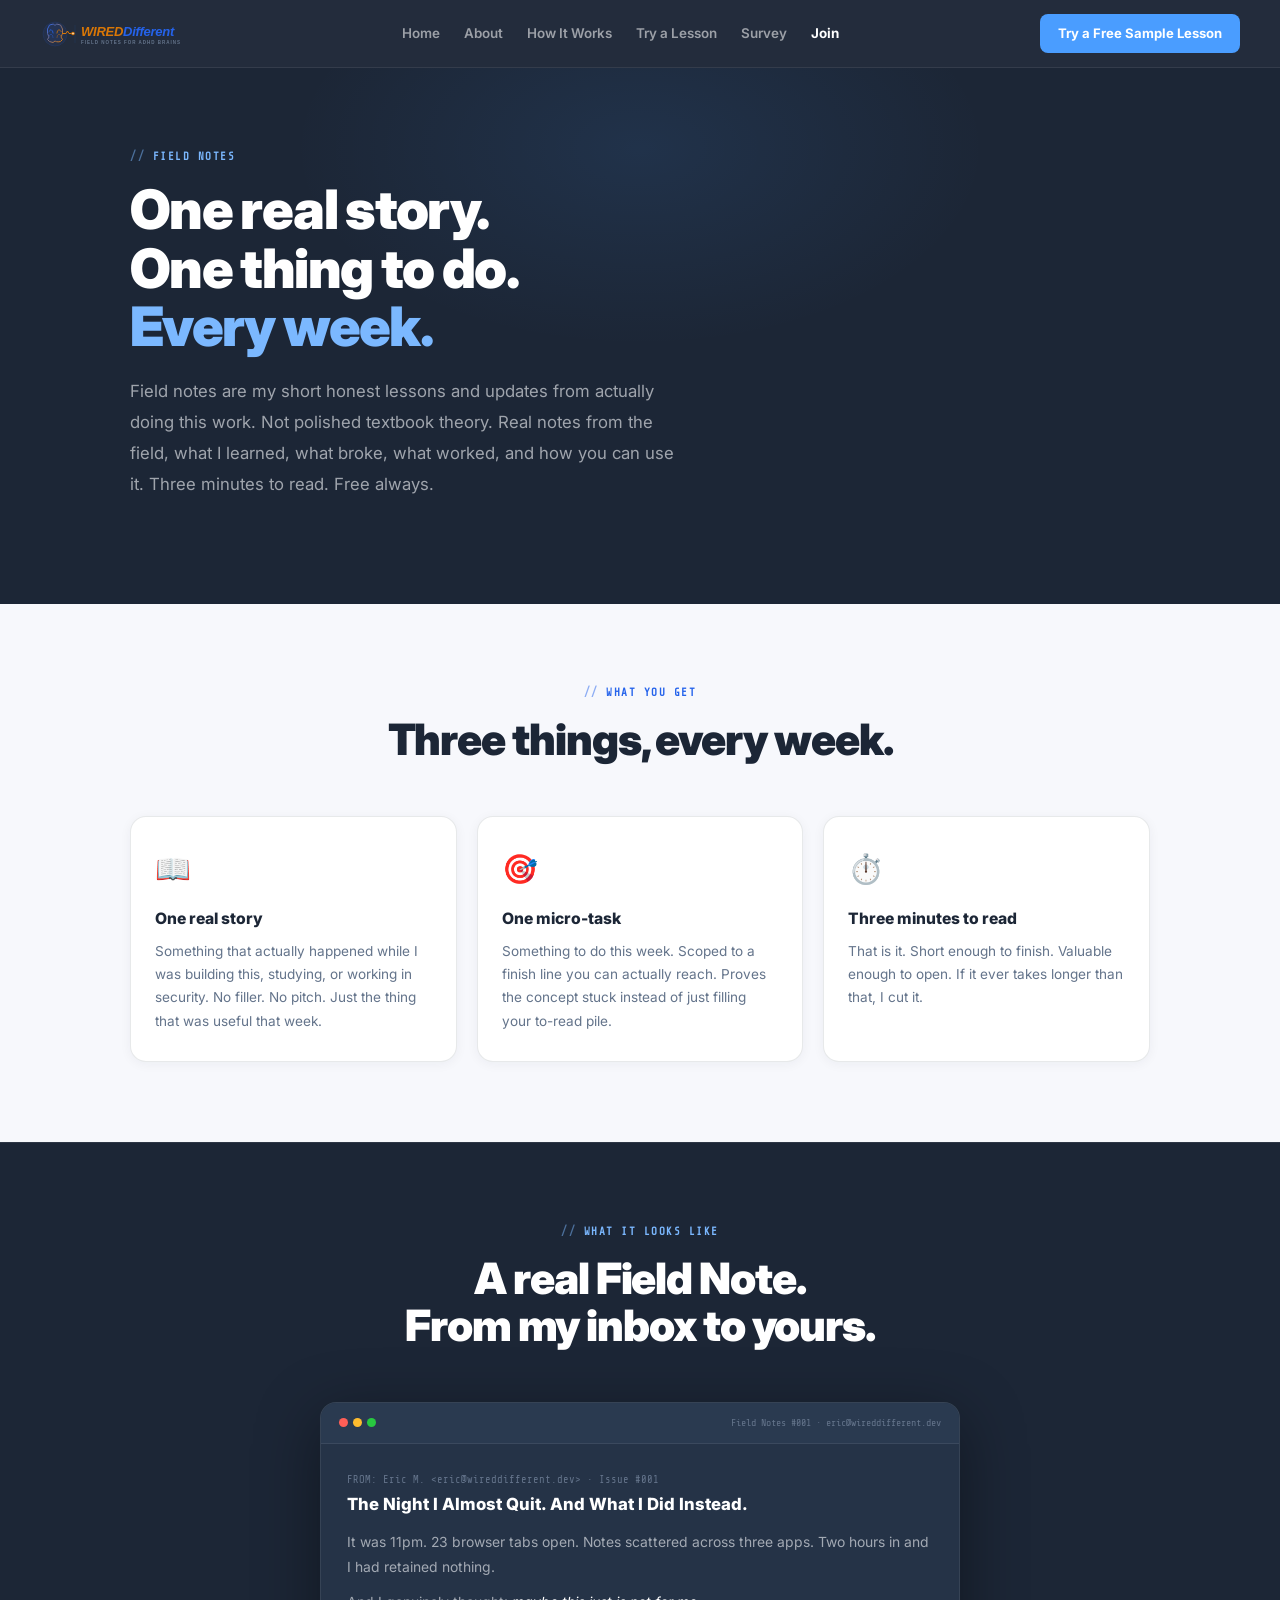
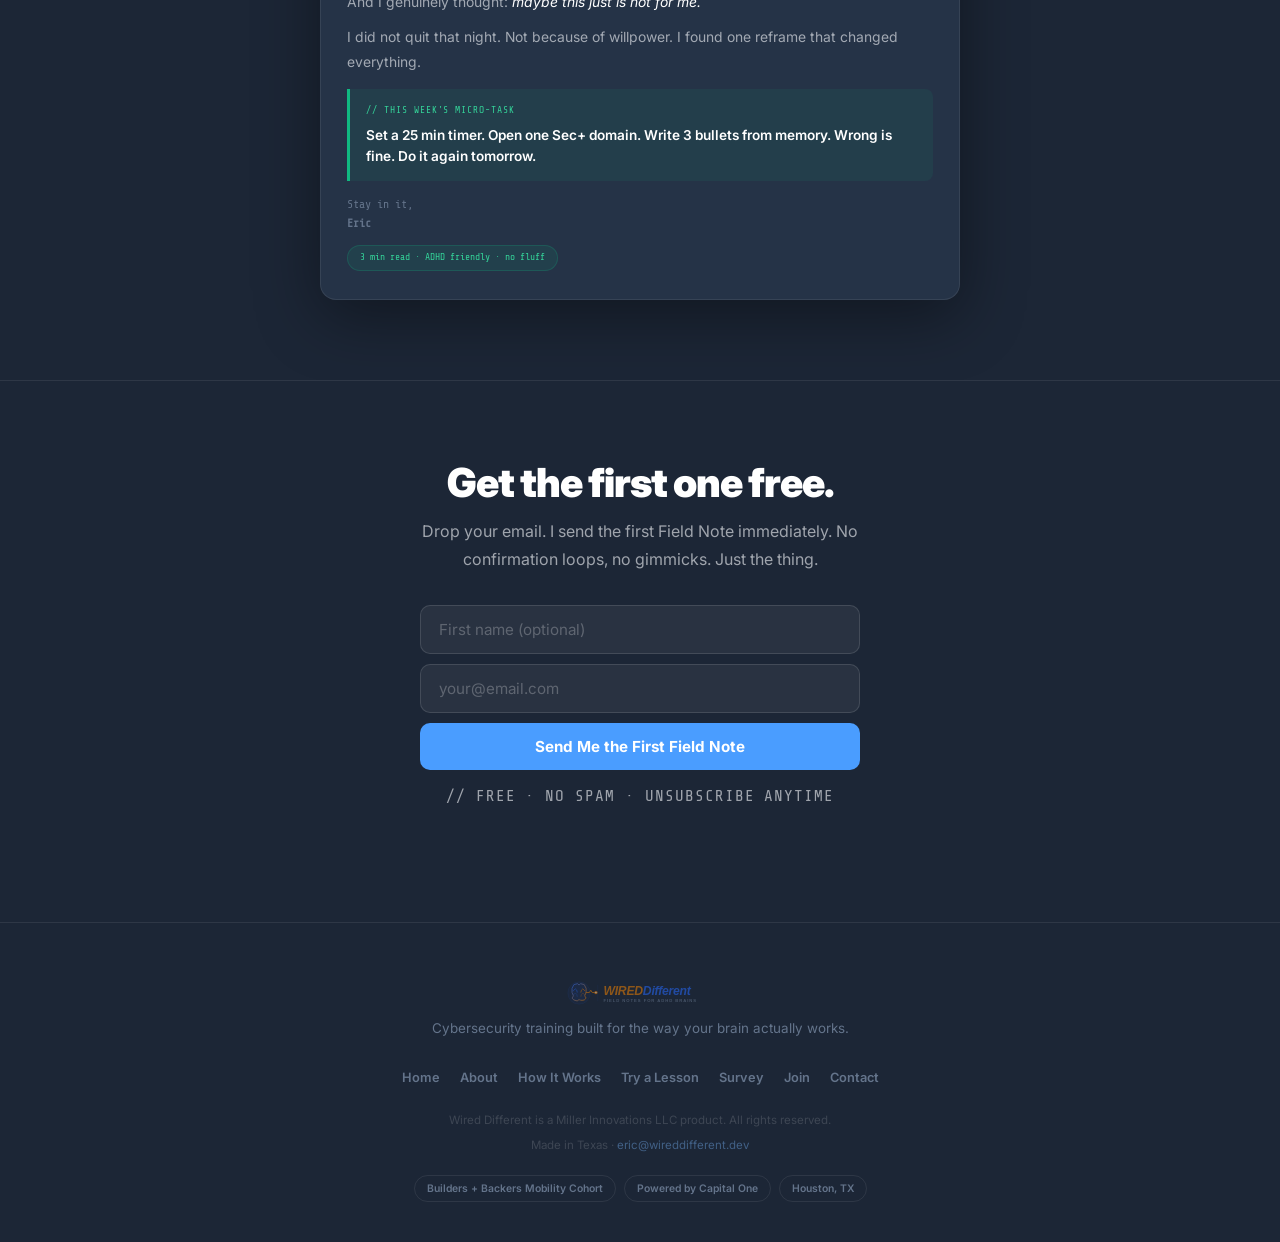
<file: join.html>
<!DOCTYPE html>
<html lang="en">
<head>
  <meta charset="UTF-8"/>
  <meta name="viewport" content="width=device-width, initial-scale=1.0"/>
  <title>Join Field Notes | Wired Different</title>
  <meta name="description" content="Field Notes: one real story, one thing to do, three minutes every week. Free to join."/>
  <meta property="og:type" content="website"/>
  <meta property="og:title" content="Join Field Notes | Wired Different"/>
  <meta property="og:description" content="Field Notes: one real story, one thing to do, three minutes every week. Free to join."/>
  <meta property="og:url" content="https://wireddifferent.dev/join.html"/>
  <meta property="og:image" content="https://wireddifferent.dev/og-image.png"/>
  <meta name="twitter:card" content="summary_large_image"/>
  <meta name="twitter:title" content="Join Field Notes | Wired Different"/>
  <meta name="twitter:description" content="Field Notes: one real story, one thing to do, three minutes every week. Free to join."/>
  <meta name="twitter:image" content="https://wireddifferent.dev/og-image.png"/>
  <link rel="stylesheet" href="style.css"/>
  <style>
    /* ====== WHAT YOU GET ====== */
    .what-grid {
      display: grid;
      grid-template-columns: repeat(3, 1fr);
      gap: 20px;
    }
    @media (max-width: 680px) { .what-grid { grid-template-columns: 1fr; } }
    .what-card {
      background: #fff;
      border: 1px solid var(--border-light);
      border-radius: 16px;
      padding: 28px 24px;
      box-shadow: 0 2px 12px rgba(28,38,54,.05);
    }
    .what-ico { font-size: 1.8rem; margin-bottom: 14px; display: block; }
    .what-card h3 { font-size: .98rem; font-weight: 800; color: var(--navy); margin-bottom: 8px; }
    .what-card p { font-size: .85rem; color: var(--dim); line-height: 1.7; }

    /* ====== FIELD NOTE PREVIEW ====== */
    .fn-preview {
      max-width: 640px;
      margin: 0 auto;
      background: var(--navy-lt);
      border: 1px solid var(--border-dark);
      border-radius: 16px;
      overflow: hidden;
      box-shadow: 0 16px 64px rgba(0,0,0,.4);
    }
    .fn-topbar {
      background: var(--navy-card);
      padding: 12px 18px;
      border-bottom: 1px solid var(--border-dark);
      display: flex;
      align-items: center;
      gap: 8px;
    }
    .fn-dots { display: flex; gap: 5px; }
    .fn-dots span { width: 9px; height: 9px; border-radius: 50%; }
    .fd-r { background: #FF5F57; }
    .fd-y { background: #FEBC2E; }
    .fd-g { background: #28C840; }
    .fn-addr { font-family: var(--mono); font-size: .62rem; color: var(--dim); margin-left: auto; }
    .fn-body { padding: 28px 26px; }
    .fn-meta { font-family: var(--mono); font-size: .65rem; color: var(--dim); margin-bottom: 4px; }
    .fn-title { font-size: 1.05rem; font-weight: 800; color: #fff; margin-bottom: 14px; line-height: 1.35; }
    .fn-line { font-size: .87rem; color: var(--dim2); line-height: 1.8; margin-bottom: 10px; }
    .fn-line em { color: #fff; font-style: italic; }
    .fn-task {
      background: rgba(16,185,129,.08);
      border-left: 3px solid var(--green);
      border-radius: 0 8px 8px 0;
      padding: 14px 16px;
      margin: 14px 0;
    }
    .fn-task-lbl { font-family: var(--mono); font-size: .6rem; color: var(--green-lt); letter-spacing: .1em; margin-bottom: 6px; display: block; }
    .fn-task p { font-size: .85rem; color: #fff; font-weight: 600; line-height: 1.55; }
    .fn-sig { font-family: var(--mono); font-size: .72rem; color: var(--dim); margin-top: 8px; }
    .fn-badge {
      display: inline-flex;
      align-items: center;
      gap: 5px;
      margin-top: 12px;
      font-family: var(--mono);
      font-size: .6rem;
      color: var(--green-lt);
      background: rgba(16,185,129,.1);
      border: 1px solid rgba(16,185,129,.2);
      padding: 4px 12px;
      border-radius: 50px;
    }

    /* ====== SIGNUP ====== */
    .signup-section {
      padding: 80px 0;
      background: var(--navy);
      border-top: 1px solid var(--border-dark);
      text-align: center;
    }
    .signup-inner { max-width: 520px; margin: 0 auto; }
    .signup-inner h2 {
      font-size: clamp(1.8rem, 3.5vw, 2.5rem);
      font-weight: 900;
      line-height: 1.1;
      letter-spacing: -.025em;
      color: #fff;
      margin-bottom: 12px;
    }
    .signup-inner p {
      font-size: 1rem;
      color: var(--dim2);
      line-height: 1.75;
      margin-bottom: 32px;
    }
    .join-form {
      display: flex;
      flex-direction: column;
      gap: 10px;
      max-width: 440px;
      margin: 0 auto;
    }
    .join-form input {
      width: 100%;
      padding: 14px 18px;
      border-radius: 10px;
      border: 1px solid rgba(255,255,255,.12);
      background: rgba(255,255,255,.06);
      font-family: 'Inter', sans-serif;
      font-size: .95rem;
      color: #fff;
      outline: none;
      transition: border-color .2s;
    }
    .join-form input::placeholder { color: rgba(255,255,255,.25); }
    .join-form input:focus { border-color: var(--blue); }
    .join-form button {
      width: 100%;
      background: var(--blue);
      color: #fff;
      border: none;
      padding: 14px 24px;
      border-radius: 10px;
      font-family: 'Inter', sans-serif;
      font-weight: 700;
      font-size: .95rem;
      cursor: pointer;
      transition: background .2s;
    }
    .join-form button:hover { background: var(--blue-deep); }
    .join-note {
      font-family: var(--mono);
      font-size: .62rem;
      color: rgba(255,255,255,.2);
      margin-top: 12px;
      letter-spacing: .06em;
    }
  </style>
</head>
<body>

<nav>
  <a class="nav-logo" href="index.html">
    <img src="WiredDifferent_Logo.svg" alt="Wired Different" onerror="this.style.display='none';this.nextElementSibling.style.display='block'"/>
    <span class="nav-logo-txt" style="display:none">Wired <span>Different</span></span>
  </a>
  <button class="nav-toggle" id="nav-toggle" aria-label="Open menu">
    <span></span><span></span><span></span>
  </button>
  <div class="nav-links" id="nav-links">
    <a href="index.html" class="nav-link">Home</a>
    <a href="about.html" class="nav-link">About</a>
    <a href="how-it-works.html" class="nav-link">How It Works</a>
    <a href="lesson.html" class="nav-link">Try a Lesson</a>
    <a href="survey.html" class="nav-link">Survey</a>
    <a href="join.html" class="nav-link current">Join</a>
  </div>
  <a href="lesson.html" class="nav-cta">Try a Free Sample Lesson</a>
</nav>


<!-- PAGE HERO -->
<section class="page-hero">
  <div class="wrap">
    <div class="page-hero-inner">
      <span class="section-label light reveal">Field Notes</span>
      <h1 class="reveal">One real story.<br/>One thing to do.<br/><span class="hl">Every week.</span></h1>
      <p class="sub reveal d1">Field notes are my short honest lessons and updates from actually doing this work. Not polished textbook theory. Real notes from the field, what I learned, what broke, what worked, and how you can use it. Three minutes to read. Free always.</p>
    </div>
  </div>
</section>


<!-- WHAT YOU GET -->
<section class="section-light">
  <div class="wrap">
    <div class="section-head">
      <span class="section-label reveal">What You Get</span>
      <h2 class="reveal">Three things, every week.</h2>
    </div>
    <div class="what-grid">
      <div class="what-card reveal">
        <span class="what-ico">📖</span>
        <h3>One real story</h3>
        <p>Something that actually happened while I was building this, studying, or working in security. No filler. No pitch. Just the thing that was useful that week.</p>
      </div>
      <div class="what-card reveal d1">
        <span class="what-ico">🎯</span>
        <h3>One micro-task</h3>
        <p>Something to do this week. Scoped to a finish line you can actually reach. Proves the concept stuck instead of just filling your to-read pile.</p>
      </div>
      <div class="what-card reveal d2">
        <span class="what-ico">⏱️</span>
        <h3>Three minutes to read</h3>
        <p>That is it. Short enough to finish. Valuable enough to open. If it ever takes longer than that, I cut it.</p>
      </div>
    </div>
  </div>
</section>


<!-- FIELD NOTE PREVIEW -->
<section class="section-dark">
  <div class="wrap">
    <div class="section-head light">
      <span class="section-label light reveal">What It Looks Like</span>
      <h2 class="reveal">A real Field Note.<br/>From my inbox to yours.</h2>
    </div>
    <div class="fn-preview reveal">
      <div class="fn-topbar">
        <div class="fn-dots"><span class="fd-r"></span><span class="fd-y"></span><span class="fd-g"></span></div>
        <span class="fn-addr">Field Notes #001 &middot; eric@wireddifferent.dev</span>
      </div>
      <div class="fn-body">
        <div class="fn-meta">FROM: Eric M. &lt;eric@wireddifferent.dev&gt; &middot; Issue #001</div>
        <div class="fn-title">The Night I Almost Quit. And What I Did Instead.</div>
        <p class="fn-line">It was 11pm. 23 browser tabs open. Notes scattered across three apps. Two hours in and I had retained nothing.</p>
        <p class="fn-line">And I genuinely thought: <em>maybe this just is not for me.</em></p>
        <p class="fn-line">I did not quit that night. Not because of willpower. I found one reframe that changed everything.</p>
        <div class="fn-task">
          <span class="fn-task-lbl">// THIS WEEK'S MICRO-TASK</span>
          <p>Set a 25 min timer. Open one Sec+ domain. Write 3 bullets from memory. Wrong is fine. Do it again tomorrow.</p>
        </div>
        <div class="fn-sig">Stay in it,<br/><strong>Eric</strong></div>
        <span class="fn-badge">3 min read &middot; ADHD friendly &middot; no fluff</span>
      </div>
    </div>
  </div>
</section>


<!-- SIGNUP -->
<section class="signup-section">
  <div class="signup-inner">
    <h2 class="reveal">Get the first one free.</h2>
    <p class="reveal d1">Drop your email. I send the first Field Note immediately. No confirmation loops, no gimmicks. Just the thing.</p>
    <form class="join-form reveal d2" action="https://wired-different-12b9d4.beehiiv.com/subscribe" method="post" target="_blank">
      <input type="text" name="name" placeholder="First name (optional)"/>
      <input type="email" name="email" placeholder="your@email.com" required autocomplete="email"/>
      <button type="submit">Send Me the First Field Note</button>
    </form>
    <p class="join-note reveal d3">// FREE &middot; NO SPAM &middot; UNSUBSCRIBE ANYTIME</p>
  </div>
</section>


<!-- FOOTER -->
<footer>
  <img src="WiredDifferent_Logo.svg" alt="Wired Different" onerror="this.style.display='none';document.getElementById('ftxt').style.display='block'"/>
  <div class="foot-name" id="ftxt" style="display:none">Wired <span>Different</span></div>
  <p class="foot-tagline">Cybersecurity training built for the way your brain actually works.</p>
  <div class="foot-links">
    <a href="index.html">Home</a>
    <a href="about.html">About</a>
    <a href="how-it-works.html">How It Works</a>
    <a href="lesson.html">Try a Lesson</a>
    <a href="survey.html">Survey</a>
    <a href="join.html">Join</a>
    <a href="mailto:eric@wireddifferent.dev">Contact</a>
  </div>
  <p class="foot-copy">
    Wired Different is a Miller Innovations LLC product. All rights reserved.<br/>
    Made in Texas &middot; <a href="mailto:eric@wireddifferent.dev">eric@wireddifferent.dev</a>
  </p>
  <div class="foot-pills">
    <span class="fp">Builders + Backers Mobility Cohort</span>
    <span class="fp">Powered by Capital One</span>
    <span class="fp">Houston, TX</span>
  </div>
</footer>


<script>
(function(){
  document.getElementById('nav-toggle').addEventListener('click',function(){
    document.getElementById('nav-links').classList.toggle('open');
  });
  const obs = new IntersectionObserver(entries=>{
    entries.forEach(e=>{ if(e.isIntersecting){ e.target.classList.add('on'); obs.unobserve(e.target); } });
  },{threshold:0.07});
  document.querySelectorAll('.reveal').forEach(el=>obs.observe(el));
})();
</script>
</body>
</html>
</file>
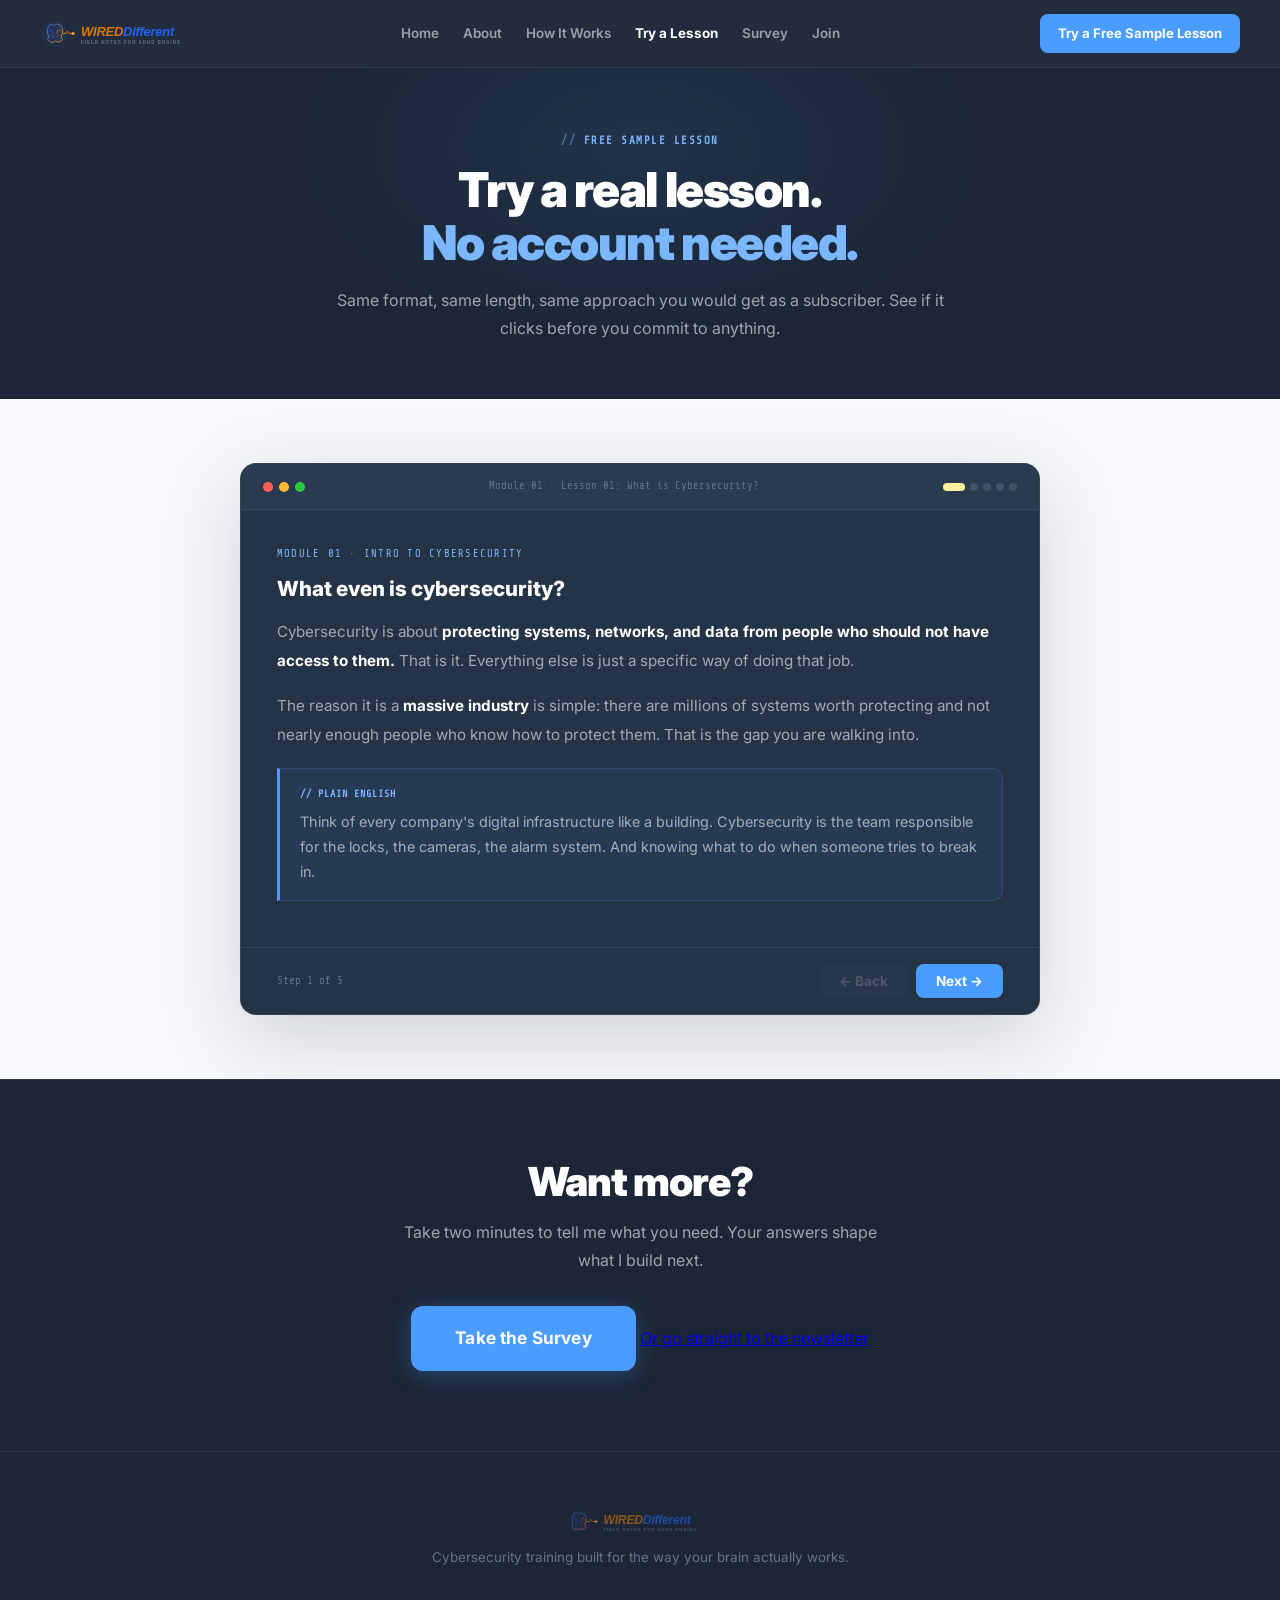
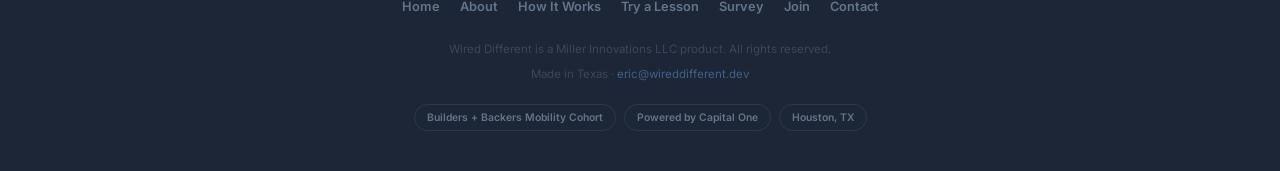
<file: lesson.html>
<!DOCTYPE html>
<html lang="en">
<head>
  <meta charset="UTF-8"/>
  <meta name="viewport" content="width=device-width, initial-scale=1.0"/>
  <title>Free Sample Lesson | Wired Different</title>
  <meta name="description" content="Try a real lesson right now. No account, no email. Same format you get as a subscriber."/>
  <meta property="og:type" content="website"/>
  <meta property="og:title" content="Free Sample Lesson | Wired Different"/>
  <meta property="og:description" content="Try a real lesson right now. No account, no email. Same format you get as a subscriber."/>
  <meta property="og:url" content="https://wireddifferent.dev/lesson.html"/>
  <meta property="og:image" content="https://wireddifferent.dev/og-image.png"/>
  <meta name="twitter:card" content="summary_large_image"/>
  <meta name="twitter:title" content="Free Sample Lesson | Wired Different"/>
  <meta name="twitter:description" content="Try a real lesson right now. No account, no email. Same format you get as a subscriber."/>
  <meta name="twitter:image" content="https://wireddifferent.dev/og-image.png"/>
  <link rel="stylesheet" href="style.css"/>
  <style>
    /* ====== LESSON HERO ====== */
    .lesson-hero {
      padding: 64px 0 56px;
      background: var(--navy);
      text-align: center;
      position: relative;
      overflow: hidden;
    }
    .lesson-hero::before {
      content: '';
      position: absolute;
      top: -120px;
      left: 50%;
      transform: translateX(-50%);
      width: 700px;
      height: 400px;
      background: radial-gradient(ellipse, rgba(74,157,255,.1) 0%, transparent 70%);
      pointer-events: none;
    }
    .lesson-hero-inner { position: relative; z-index: 1; max-width: 640px; margin: 0 auto; }
    .lesson-hero h1 {
      font-size: clamp(2rem, 4vw, 3rem);
      font-weight: 900;
      line-height: 1.1;
      letter-spacing: -.03em;
      color: #fff;
      margin-bottom: 16px;
    }
    .lesson-hero h1 .hl { color: var(--blue-lt); }
    .lesson-hero p {
      font-size: 1rem;
      color: var(--dim2);
      line-height: 1.8;
      margin-bottom: 0;
    }

    /* ====== LESSON SHELL ====== */
    .lesson-wrap {
      padding: 64px 0;
      background: var(--cream);
    }
    .lesson-shell {
      max-width: 800px;
      margin: 0 auto;
      background: var(--navy-lt);
      border: 1px solid var(--border-dark);
      border-radius: 16px;
      overflow: hidden;
      box-shadow: 0 24px 80px rgba(28,38,54,.18);
    }
    .lesson-topbar {
      background: var(--navy-card);
      padding: 14px 22px;
      border-bottom: 1px solid var(--border-dark);
      display: flex;
      align-items: center;
      justify-content: space-between;
    }
    .l-dots { display: flex; gap: 6px; }
    .l-dots span { width: 10px; height: 10px; border-radius: 50%; }
    .ld-r { background: #FF5F57; }
    .ld-y { background: #FEBC2E; }
    .ld-g { background: #28C840; }
    .l-title { font-family: var(--mono); font-size: .65rem; color: var(--dim); }
    .l-progress-dots { display: flex; gap: 5px; align-items: center; }
    .lpd { width: 8px; height: 8px; border-radius: 50%; background: rgba(255,255,255,.12); transition: all .3s; }
    .lpd.done { background: var(--blue); }
    .lpd.active { background: var(--yellow-lt); width: 22px; border-radius: 4px; }

    .lesson-steps { min-height: 300px; }
    .lesson-step { display: none; padding: 36px 36px 28px; }
    @media (max-width: 600px) { .lesson-step { padding: 24px 20px 20px; } }
    .lesson-step.active { display: block; }

    .step-kicker {
      font-family: var(--mono);
      font-size: .65rem;
      color: var(--blue-lt);
      letter-spacing: .12em;
      text-transform: uppercase;
      margin-bottom: 12px;
      display: block;
    }
    .lesson-step h3 { font-size: 1.3rem; font-weight: 800; color: #fff; margin-bottom: 16px; line-height: 1.3; }
    .lesson-step .body { font-size: .95rem; color: var(--dim2); line-height: 1.9; margin-bottom: 16px; }
    .lesson-step .body strong { color: #fff; font-weight: 700; }

    .analogy-box {
      background: rgba(74,157,255,.07);
      border: 1px solid rgba(74,157,255,.2);
      border-left: 3px solid var(--blue);
      border-radius: 0 10px 10px 0;
      padding: 16px 20px;
      margin: 18px 0;
      font-size: .9rem;
      color: var(--dim2);
      line-height: 1.75;
    }
    .analogy-box strong {
      color: var(--blue-lt);
      display: block;
      font-family: var(--mono);
      font-size: .63rem;
      letter-spacing: .1em;
      margin-bottom: 6px;
    }
    .task-box {
      background: rgba(16,185,129,.07);
      border: 1px solid rgba(16,185,129,.2);
      border-left: 3px solid var(--green);
      border-radius: 0 10px 10px 0;
      padding: 16px 20px;
      margin: 18px 0;
    }
    .task-box .task-lbl {
      font-family: var(--mono);
      font-size: .62rem;
      color: var(--green-lt);
      letter-spacing: .1em;
      margin-bottom: 7px;
      display: block;
    }
    .task-box p { font-size: .9rem; color: #fff; font-weight: 600; line-height: 1.6; }
    .cert-tag {
      display: inline-flex;
      align-items: center;
      gap: 7px;
      background: rgba(255,227,77,.1);
      border: 1px solid rgba(255,227,77,.2);
      padding: 7px 16px;
      border-radius: 50px;
      font-size: .78rem;
      font-weight: 700;
      color: var(--yellow-lt);
      margin-top: 8px;
    }

    /* Final step: survey CTA instead of email */
    .next-step-box { text-align: center; padding: 8px 0; }
    .next-step-box h3 { font-size: 1.3rem; font-weight: 800; color: #fff; margin-bottom: 12px; }
    .next-step-box .body { max-width: 460px; margin: 0 auto 28px; }
    .next-step-box .survey-cta {
      display: inline-flex;
      flex-direction: column;
      align-items: center;
      gap: 14px;
    }
    .next-step-box .survey-cta p {
      font-family: var(--mono);
      font-size: .62rem;
      color: rgba(255,255,255,.25);
      margin: 0;
    }

    .lesson-footer {
      border-top: 1px solid var(--border-dark);
      padding: 16px 36px;
      display: flex;
      align-items: center;
      justify-content: space-between;
      gap: 12px;
    }
    @media (max-width: 600px) { .lesson-footer { padding: 14px 20px; } }
    .lesson-counter { font-family: var(--mono); font-size: .68rem; color: var(--dim); }
    .lesson-nav-btns { display: flex; gap: 8px; }
    .ln-btn {
      padding: 9px 20px;
      border-radius: 8px;
      font-family: 'Inter', sans-serif;
      font-weight: 700;
      font-size: .85rem;
      cursor: pointer;
      border: none;
      transition: all .2s;
    }
    .ln-prev { background: rgba(255,255,255,.06); color: var(--dim2); }
    .ln-prev:hover:not(:disabled) { background: rgba(255,255,255,.1); color: #fff; }
    .ln-prev:disabled { opacity: .3; cursor: not-allowed; }
    .ln-next { background: var(--blue); color: #fff; }
    .ln-next:hover:not(:disabled) { background: var(--blue-deep); }
    .ln-next:disabled { opacity: .3; cursor: not-allowed; }

    /* ====== AFTER LESSON ====== */
    .after-lesson {
      padding: 80px 0;
      background: var(--navy);
      border-top: 1px solid var(--border-dark);
      text-align: center;
    }
    .after-lesson h2 {
      font-size: clamp(1.8rem, 3.5vw, 2.5rem);
      font-weight: 900;
      line-height: 1.1;
      letter-spacing: -.025em;
      color: #fff;
      margin-bottom: 14px;
    }
    .after-lesson p {
      font-size: 1rem;
      color: var(--dim2);
      max-width: 480px;
      margin: 0 auto 32px;
      line-height: 1.75;
    }
  </style>
</head>
<body>

<nav>
  <a class="nav-logo" href="index.html">
    <img src="WiredDifferent_Logo.svg" alt="Wired Different" onerror="this.style.display='none';this.nextElementSibling.style.display='block'"/>
    <span class="nav-logo-txt" style="display:none">Wired <span>Different</span></span>
  </a>
  <button class="nav-toggle" id="nav-toggle" aria-label="Open menu">
    <span></span><span></span><span></span>
  </button>
  <div class="nav-links" id="nav-links">
    <a href="index.html" class="nav-link">Home</a>
    <a href="about.html" class="nav-link">About</a>
    <a href="how-it-works.html" class="nav-link">How It Works</a>
    <a href="lesson.html" class="nav-link current">Try a Lesson</a>
    <a href="survey.html" class="nav-link">Survey</a>
    <a href="join.html" class="nav-link">Join</a>
  </div>
  <a href="lesson.html" class="nav-cta">Try a Free Sample Lesson</a>
</nav>


<!-- LESSON HERO -->
<section class="lesson-hero">
  <div class="lesson-hero-inner">
    <span class="section-label light reveal">Free Sample Lesson</span>
    <h1 class="reveal">Try a real lesson.<br/><span class="hl">No account needed.</span></h1>
    <p class="reveal d1">Same format, same length, same approach you would get as a subscriber. See if it clicks before you commit to anything.</p>
  </div>
</section>


<!-- LESSON SHELL -->
<!-- NOTE: Eric will provide full lesson content separately. This shell uses the existing lesson as a placeholder. -->
<div class="lesson-wrap">
  <div class="wrap">
    <div class="lesson-shell">
      <div class="lesson-topbar">
        <div class="l-dots"><span class="ld-r"></span><span class="ld-y"></span><span class="ld-g"></span></div>
        <span class="l-title">Module 01 &middot; Lesson 01: What is Cybersecurity?</span>
        <div class="l-progress-dots">
          <div class="lpd active" id="pd0"></div>
          <div class="lpd" id="pd1"></div>
          <div class="lpd" id="pd2"></div>
          <div class="lpd" id="pd3"></div>
          <div class="lpd" id="pd4"></div>
        </div>
      </div>

      <div class="lesson-steps">

        <div class="lesson-step active" id="ls0">
          <span class="step-kicker">Module 01 &middot; Intro to Cybersecurity</span>
          <h3>What even is cybersecurity?</h3>
          <p class="body">Cybersecurity is about <strong>protecting systems, networks, and data from people who should not have access to them.</strong> That is it. Everything else is just a specific way of doing that job.</p>
          <p class="body">The reason it is a <strong>massive industry</strong> is simple: there are millions of systems worth protecting and not nearly enough people who know how to protect them. That is the gap you are walking into.</p>
          <div class="analogy-box">
            <strong>// PLAIN ENGLISH</strong>
            Think of every company's digital infrastructure like a building. Cybersecurity is the team responsible for the locks, the cameras, the alarm system. And knowing what to do when someone tries to break in.
          </div>
        </div>

        <div class="lesson-step" id="ls1">
          <span class="step-kicker">Module 01 &middot; Why Your Brain Is an Advantage</span>
          <h3>ADHD is a feature here. Not a bug.</h3>
          <p class="body">Cybersecurity rewards the exact traits that make traditional work environments frustrating for ADHD brains.</p>
          <div class="analogy-box">
            <strong>// TRAITS THAT DIRECTLY TRANSFER</strong>
            Pattern recognition under pressure. Hyperfocus during incident response. Creative problem solving when logic fails. High tolerance for ambiguity and constantly changing situations.
          </div>
          <p class="body">The industry has a 3.4 million job shortage. <strong>It is not a talent shortage. It is a pipeline problem.</strong> The people who need this career most are the ones who were told they could not do it.</p>
        </div>

        <div class="lesson-step" id="ls2">
          <span class="step-kicker">Module 01 &middot; Core Concept</span>
          <h3>What is a firewall, actually?</h3>
          <p class="body">A firewall is a <strong>filter</strong> that sits between a network and everything trying to connect to it. It checks every incoming and outgoing connection against a ruleset and decides: let it through, or block it.</p>
          <div class="analogy-box">
            <strong>// THE ANALOGY THAT STICKS</strong>
            A firewall is a bouncer at the door. It has a guest list. Every person trying to get in gets checked. On the list? You are in. Not on the list? You are not getting past that rope. Same idea, different context.
          </div>
          <p class="body">That is the whole concept. <strong>Once you have the mental model, the technical details fill in naturally.</strong></p>
        </div>

        <div class="lesson-step" id="ls3">
          <span class="step-kicker">Module 01 &middot; Your Micro-Task</span>
          <h3>One thing. 25 minutes. Go.</h3>
          <p class="body">ADHD friendly studying means scoped to a finish line you can actually see. Here is yours:</p>
          <div class="task-box">
            <span class="task-lbl">// THIS LESSON'S MICRO-TASK</span>
            <p>Open a blank note. Write down what a firewall is in your own words. Aim for 3 sentences. Does not need to be perfect. Just prove to yourself the concept landed.</p>
          </div>
          <p class="body">If you can explain it in plain English, you understand it better than most people who studied it for hours.</p>
          <span class="cert-tag">&#127919; CompTIA Security+ Domain 3.3 &middot; Network Security</span>
        </div>

        <div class="lesson-step" id="ls4">
          <div class="next-step-box">
            <span class="step-kicker">You just finished a lesson.</span>
            <h3>Tell me what you need next.</h3>
            <p class="body">That was a real lesson. The same format you would get every week. Now I want to know more about you so I can build what actually helps. Takes two minutes.</p>
            <div class="survey-cta">
              <a href="survey.html" class="btn-primary">Take the Survey &#8594;</a>
              <p>// FREE &middot; TWO MINUTES &middot; SHAPES WHAT I BUILD</p>
            </div>
          </div>
        </div>

      </div>

      <div class="lesson-footer">
        <span class="lesson-counter" id="lesson-counter">Step 1 of 5</span>
        <div class="lesson-nav-btns">
          <button class="ln-btn ln-prev" id="ln-prev" onclick="lessonNav(-1)" disabled>&#8592; Back</button>
          <button class="ln-btn ln-next" id="ln-next" onclick="lessonNav(1)">Next &#8594;</button>
        </div>
      </div>
    </div>
  </div>
</div>


<!-- AFTER LESSON CTA -->
<section class="after-lesson">
  <div class="wrap">
    <h2 class="reveal">Want more?</h2>
    <p class="reveal d1">Take two minutes to tell me what you need. Your answers shape what I build next.</p>
    <a href="survey.html" class="btn-primary lg reveal d2">Take the Survey</a>
    <a href="join.html" class="sub-link reveal d3">Or go straight to the newsletter</a>
  </div>
</section>


<!-- FOOTER -->
<footer>
  <img src="WiredDifferent_Logo.svg" alt="Wired Different" onerror="this.style.display='none';document.getElementById('ftxt').style.display='block'"/>
  <div class="foot-name" id="ftxt" style="display:none">Wired <span>Different</span></div>
  <p class="foot-tagline">Cybersecurity training built for the way your brain actually works.</p>
  <div class="foot-links">
    <a href="index.html">Home</a>
    <a href="about.html">About</a>
    <a href="how-it-works.html">How It Works</a>
    <a href="lesson.html">Try a Lesson</a>
    <a href="survey.html">Survey</a>
    <a href="join.html">Join</a>
    <a href="mailto:eric@wireddifferent.dev">Contact</a>
  </div>
  <p class="foot-copy">
    Wired Different is a Miller Innovations LLC product. All rights reserved.<br/>
    Made in Texas &middot; <a href="mailto:eric@wireddifferent.dev">eric@wireddifferent.dev</a>
  </p>
  <div class="foot-pills">
    <span class="fp">Builders + Backers Mobility Cohort</span>
    <span class="fp">Powered by Capital One</span>
    <span class="fp">Houston, TX</span>
  </div>
</footer>


<script>
(function(){
  document.getElementById('nav-toggle').addEventListener('click',function(){
    document.getElementById('nav-links').classList.toggle('open');
  });
  const obs = new IntersectionObserver(entries=>{
    entries.forEach(e=>{ if(e.isIntersecting){ e.target.classList.add('on'); obs.unobserve(e.target); } });
  },{threshold:0.07});
  document.querySelectorAll('.reveal').forEach(el=>obs.observe(el));
})();

var currentStep = 0, totalSteps = 5;
function lessonNav(dir) {
  var next = currentStep + dir;
  if (next < 0 || next >= totalSteps) return;
  document.getElementById('ls' + currentStep).classList.remove('active');
  currentStep = next;
  document.getElementById('ls' + currentStep).classList.add('active');
  for (var i = 0; i < totalSteps; i++) {
    var d = document.getElementById('pd' + i);
    if (!d) continue;
    d.className = 'lpd';
    if (i < currentStep) d.classList.add('done');
    if (i === currentStep) d.classList.add('active');
  }
  document.getElementById('ln-prev').disabled = currentStep === 0;
  var nb = document.getElementById('ln-next');
  nb.disabled = currentStep === totalSteps - 1;
  nb.textContent = currentStep === totalSteps - 2 ? 'Finish →' : 'Next →';
  document.getElementById('lesson-counter').textContent = 'Step ' + (currentStep + 1) + ' of ' + totalSteps;
  document.querySelector('.lesson-shell').scrollIntoView({ behavior: 'smooth', block: 'nearest' });
}
</script>
</body>
</html>
</file>
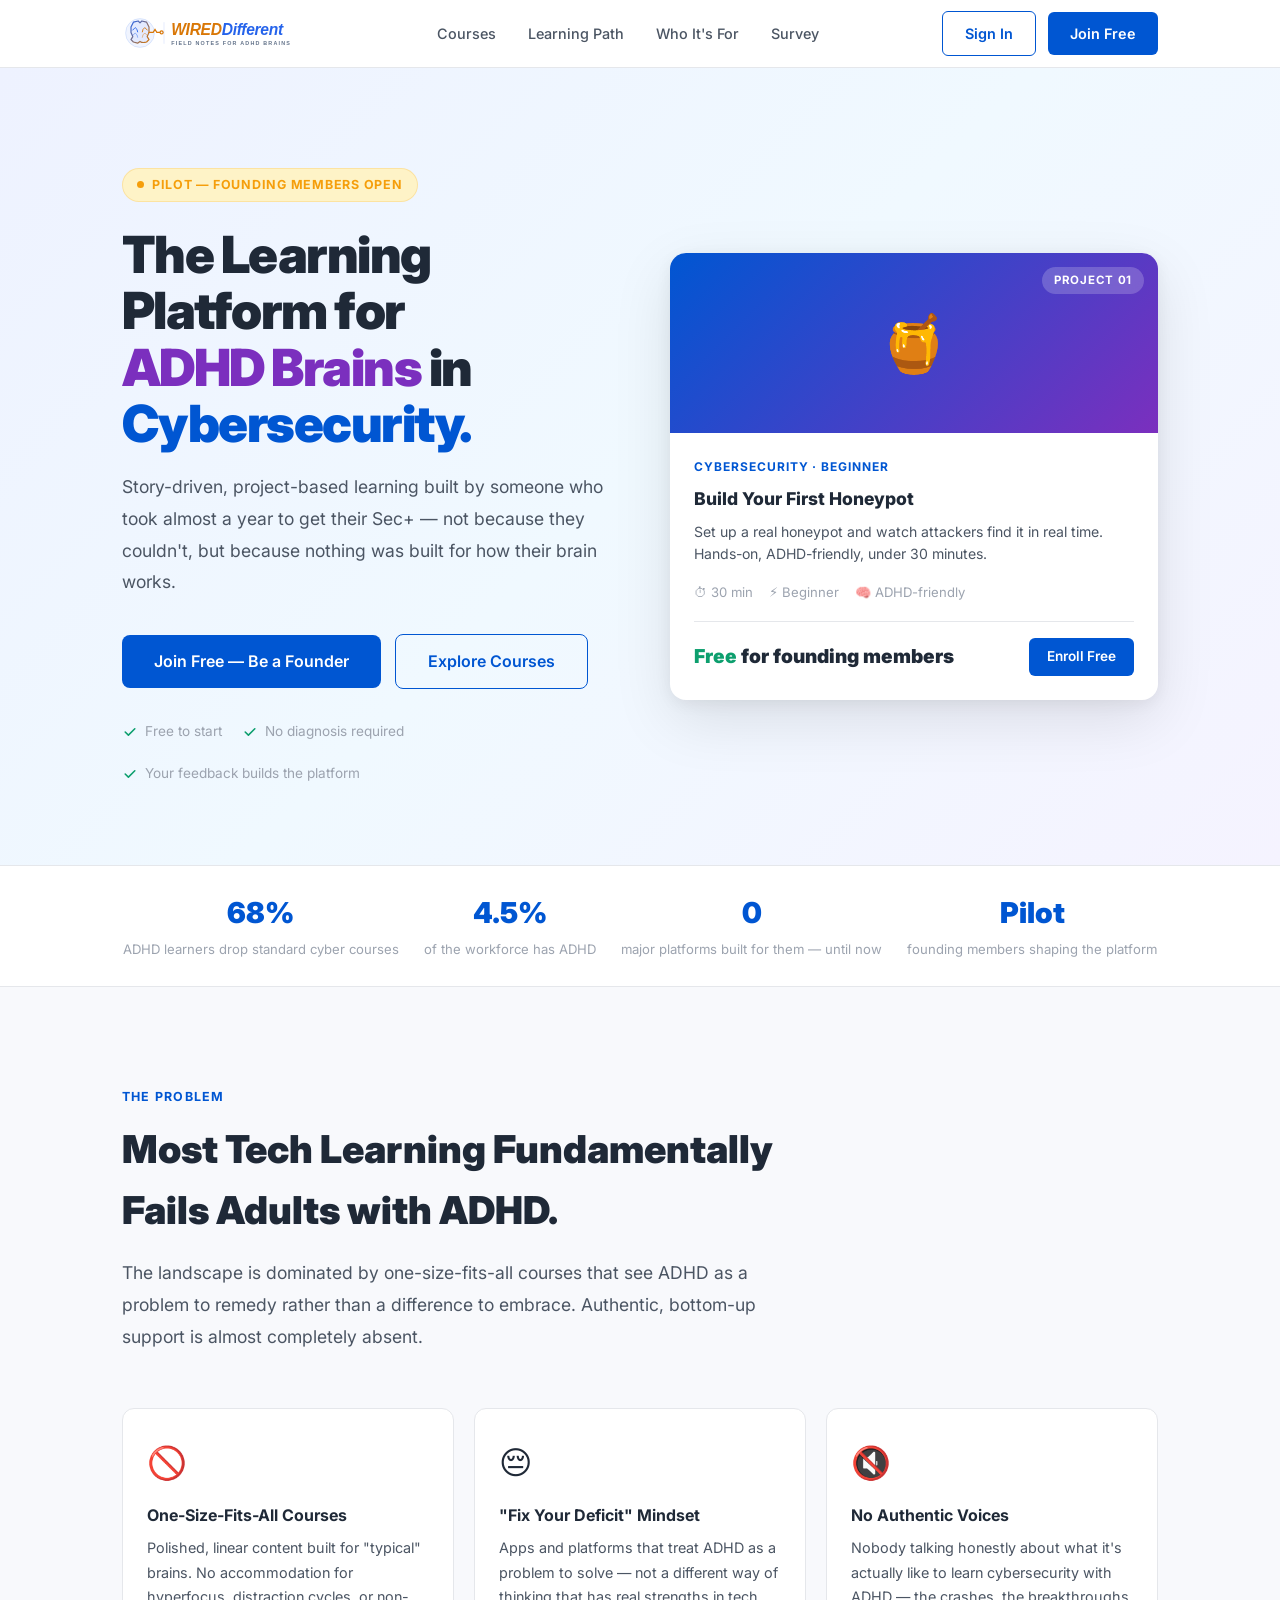
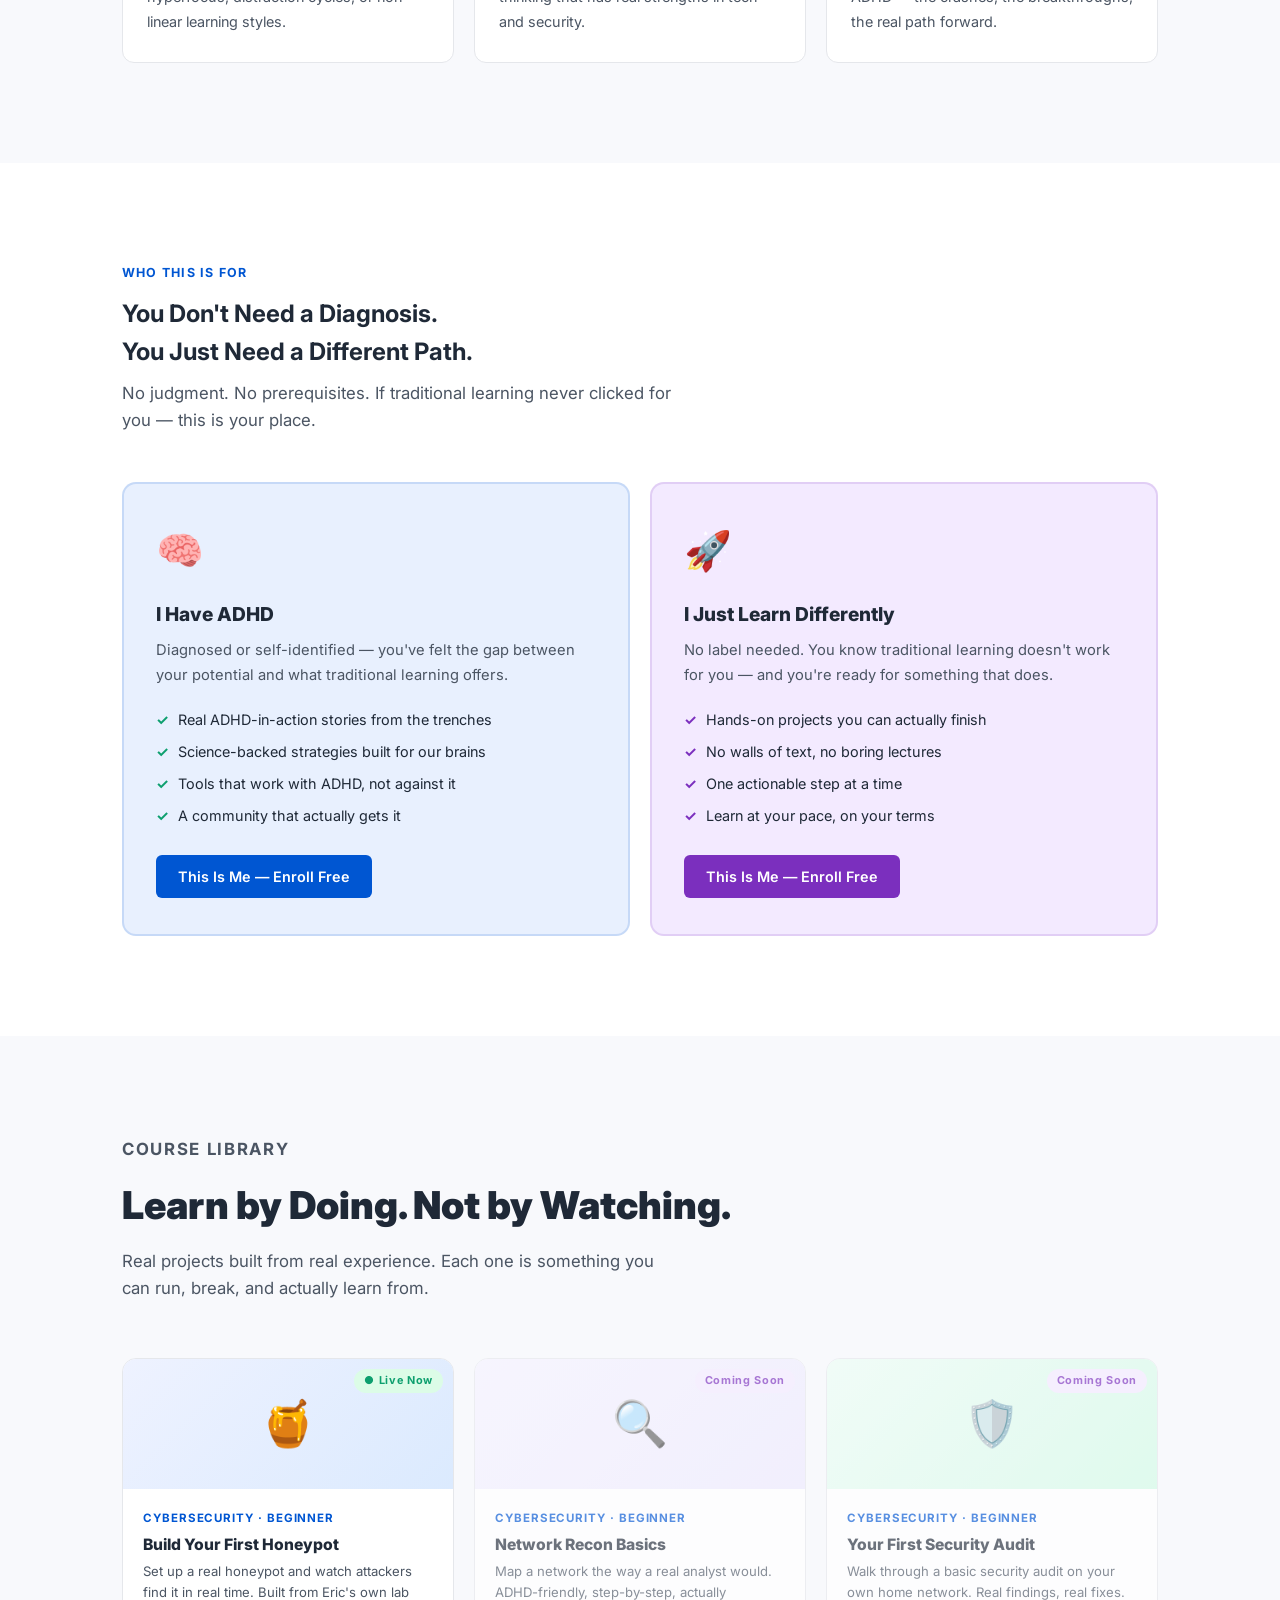
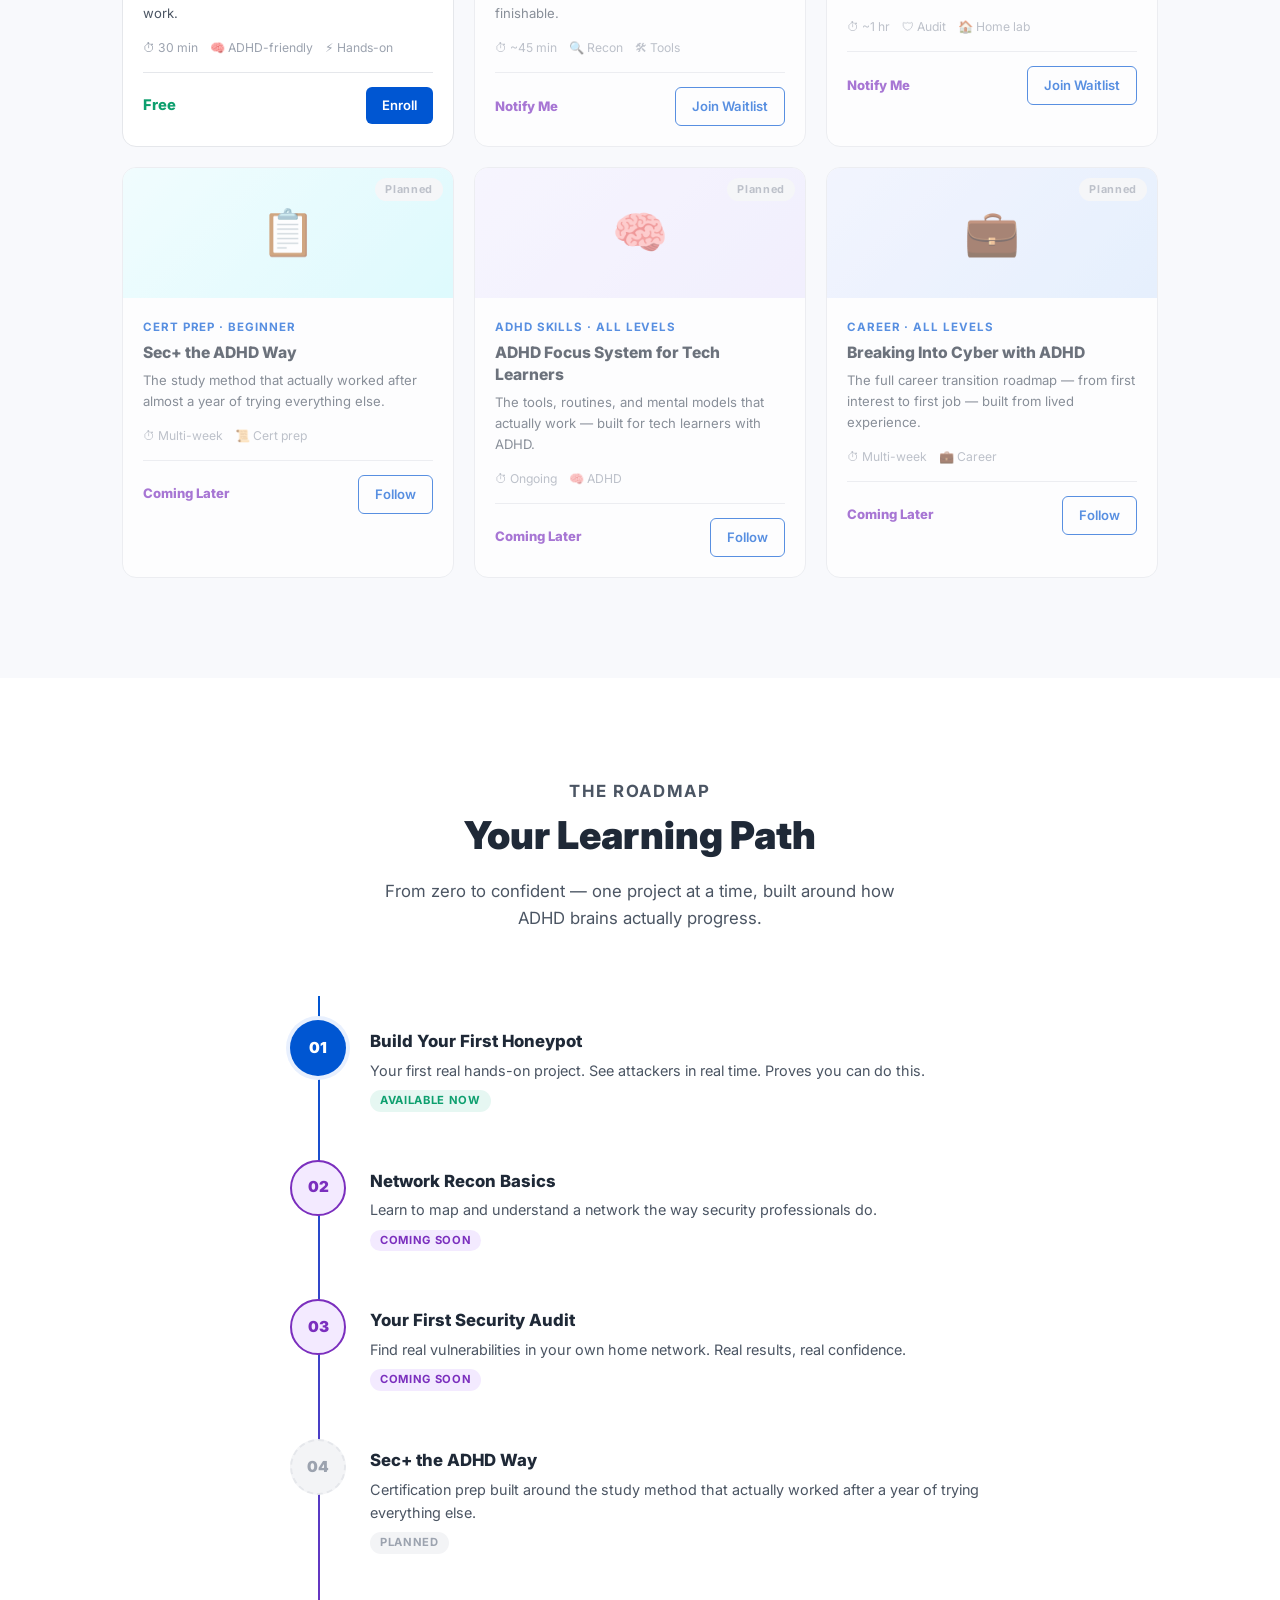
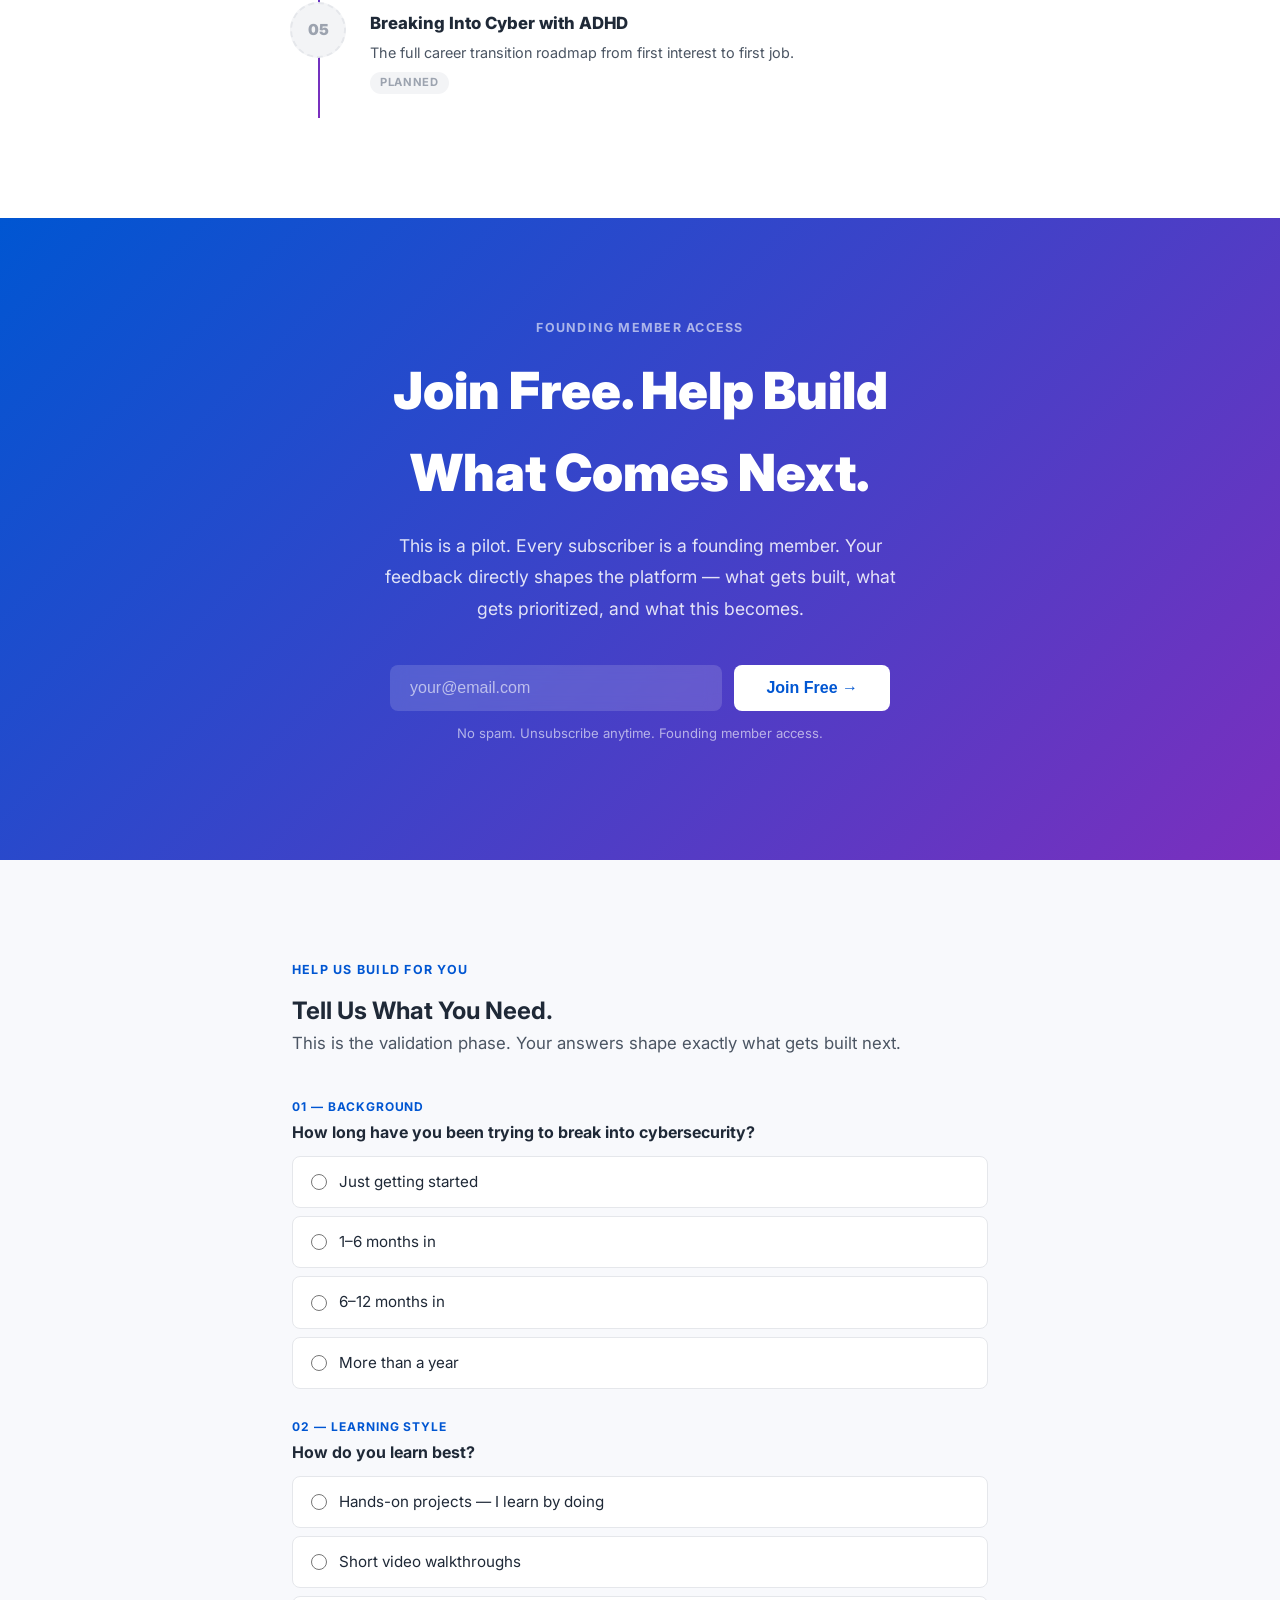
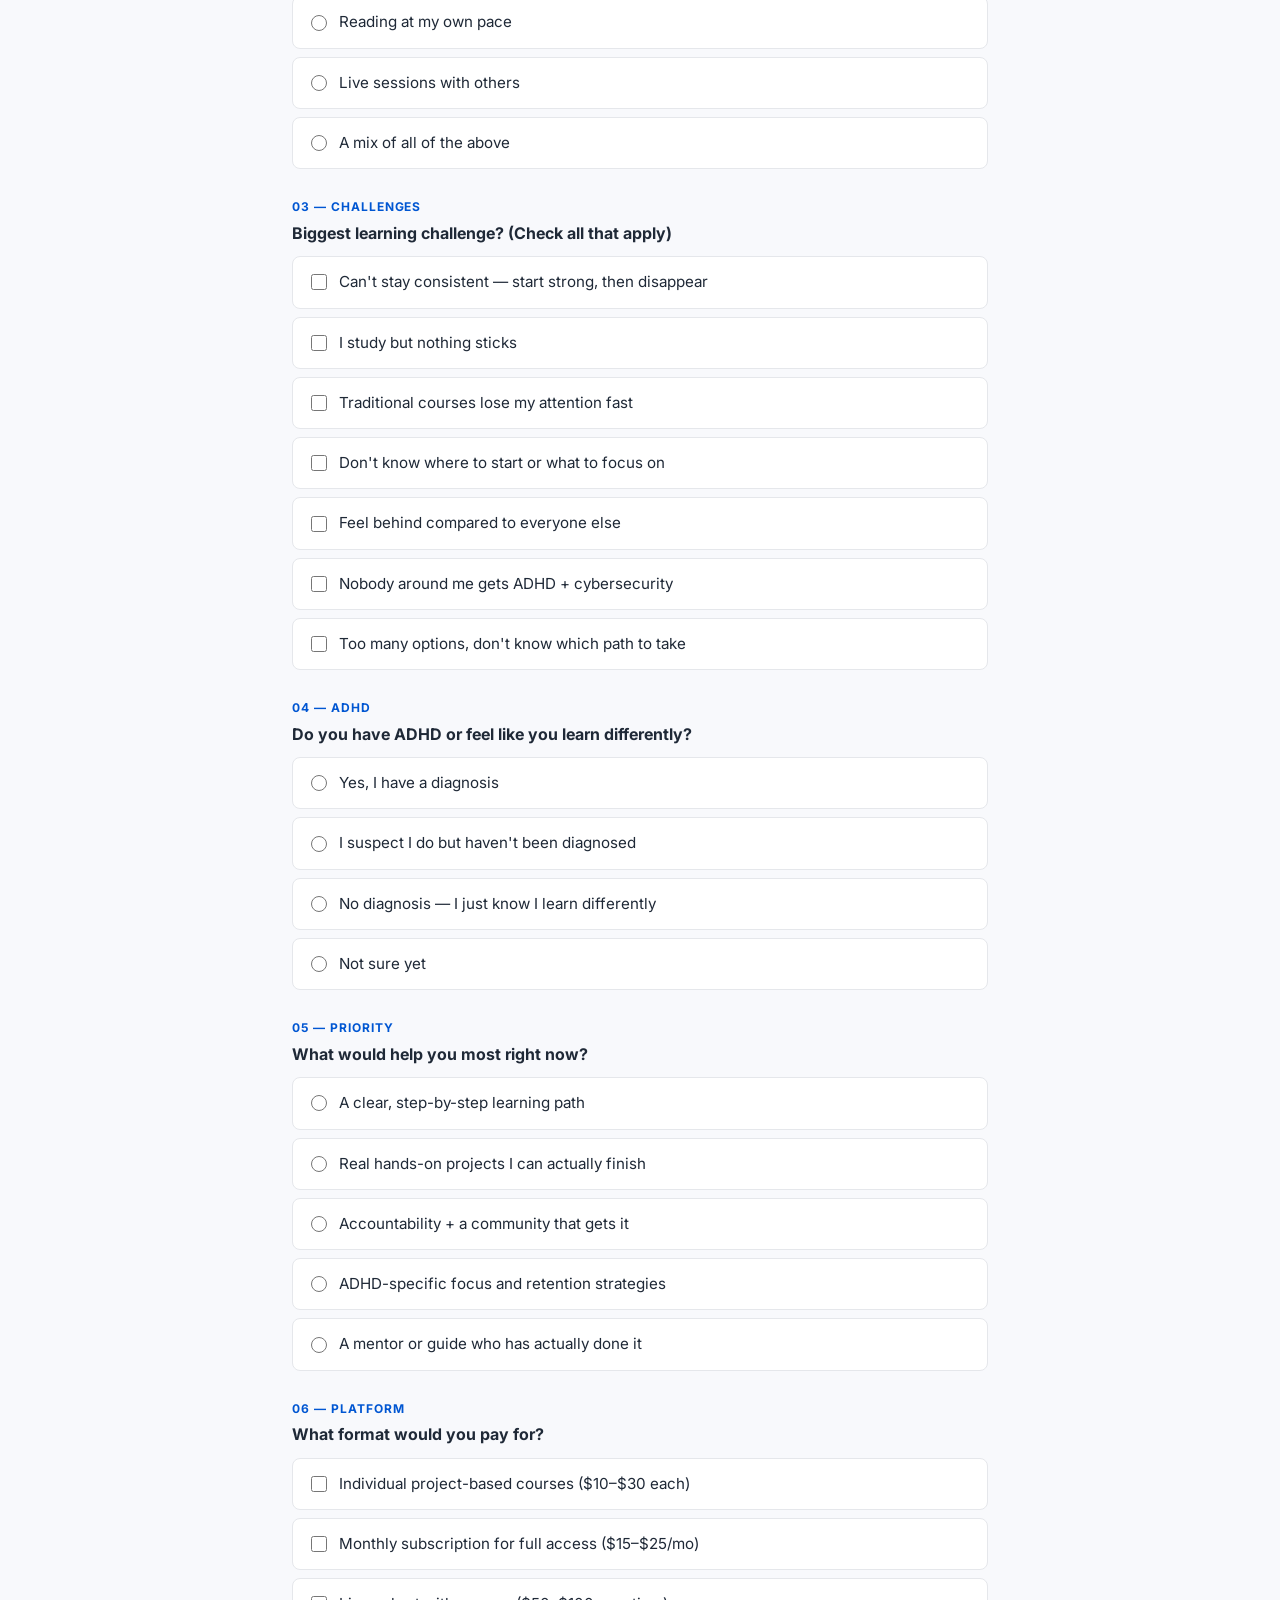
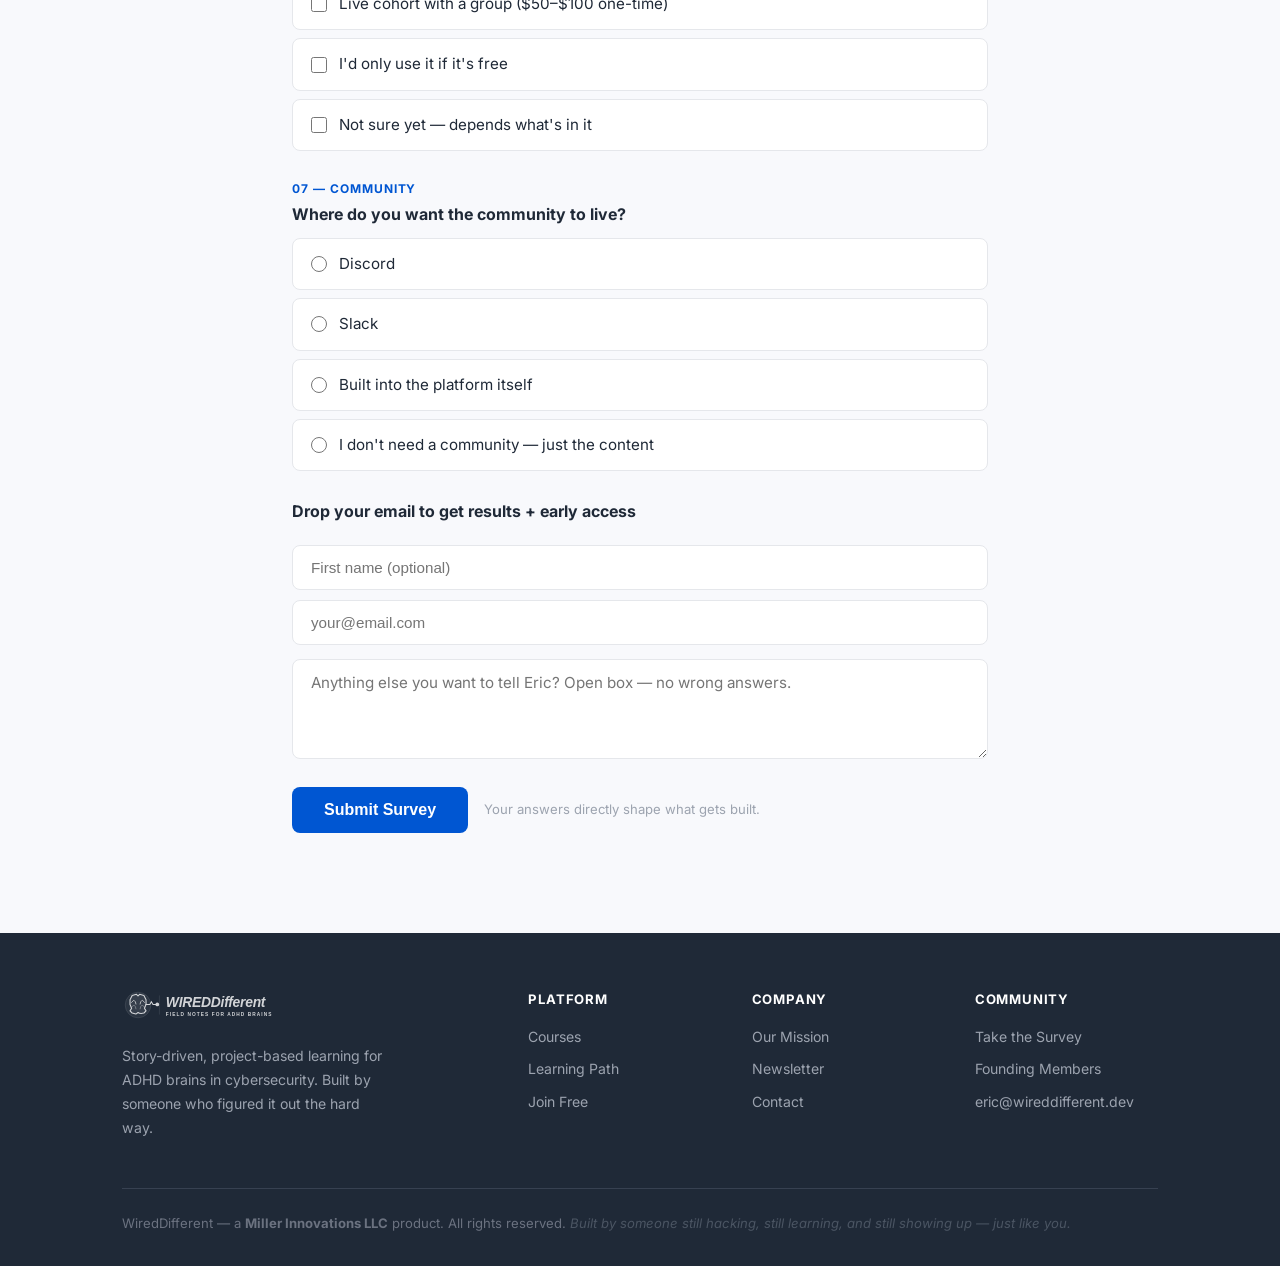
<file: platform.html>
<!DOCTYPE html>
<html lang="en">
<head>
  <meta charset="UTF-8" />
  <meta name="viewport" content="width=device-width, initial-scale=1.0" />
  <title>Wired Different — The Learning Platform for ADHD Brains in Tech</title>
  <style>
    @import url('https://fonts.googleapis.com/css2?family=Inter:wght@300;400;500;600;700;800;900&display=swap');

    *, *::before, *::after { box-sizing: border-box; margin: 0; padding: 0; }

    :root {
      --bg:       #FFFFFF;
      --bg2:      #F8F9FC;
      --bg3:      #EEF2FF;
      --blue:     #0056D2;
      --blue-lt:  #E8F0FE;
      --cyan:     #00B4D8;
      --purple:   #7B2FBE;
      --purple-lt:#F3EAFF;
      --green:    #0D9F6E;
      --green-lt: #E6F7F2;
      --yellow:   #F59E0B;
      --yellow-lt:#FEF3C7;
      --text:     #1F2937;
      --text2:    #4B5563;
      --text3:    #9CA3AF;
      --border:   #E5E7EB;
    }

    html { scroll-behavior: smooth; }

    body {
      font-family: 'Inter', system-ui, sans-serif;
      background: var(--bg);
      color: var(--text);
      line-height: 1.6;
    }

    .container { max-width: 1100px; margin: 0 auto; padding: 0 32px; }
    .container-sm { max-width: 760px; margin: 0 auto; padding: 0 32px; }

    /* ── Scroll reveal ── */
    .reveal { opacity:0; transform:translateY(32px); transition:opacity .6s ease, transform .6s ease; }
    .reveal.visible { opacity:1; transform:translateY(0); }
    .d1{transition-delay:.1s} .d2{transition-delay:.2s} .d3{transition-delay:.3s} .d4{transition-delay:.4s}

    /* ── Nav ── */
    nav {
      position: sticky; top:0; z-index:100;
      background: rgba(255,255,255,.95);
      backdrop-filter: blur(12px);
      border-bottom: 1px solid var(--border);
      height: 68px;
      display: flex; align-items: center;
    }
    .nav-inner {
      width:100%; max-width:1100px; margin:0 auto; padding:0 32px;
      display:flex; align-items:center; justify-content:space-between;
    }
    nav img { height: 36px; }
    .nav-links { display:flex; align-items:center; gap:32px; }
    .nav-links a { font-size:.9rem; color:var(--text2); text-decoration:none; font-weight:500; transition:color .15s; }
    .nav-links a:hover { color:var(--blue); }
    .nav-cta { display:flex; align-items:center; gap:12px; }

    .btn {
      display:inline-flex; align-items:center; gap:8px;
      font-size:.9rem; font-weight:600; padding:10px 22px;
      border-radius:6px; cursor:pointer; text-decoration:none;
      transition:all .2s; border:none;
    }
    .btn-ghost { background:transparent; color:var(--blue); border:1.5px solid var(--blue); }
    .btn-ghost:hover { background:var(--blue-lt); }
    .btn-primary { background:var(--blue); color:#fff; }
    .btn-primary:hover { background:#0047B3; box-shadow:0 4px 16px rgba(0,86,210,.25); }
    .btn-lg { padding:14px 32px; font-size:1rem; border-radius:8px; }
    .btn-purple { background:var(--purple); color:#fff; }
    .btn-purple:hover { background:#6822A6; box-shadow:0 4px 16px rgba(123,47,190,.25); }

    /* ── Hero ── */
    #hero {
      background: linear-gradient(135deg, #EEF2FF 0%, #F0F9FF 50%, #F5F3FF 100%);
      padding: 100px 0 80px;
      border-bottom: 1px solid var(--border);
    }

    .hero-layout {
      display: grid; grid-template-columns: 1fr 1fr;
      gap: 60px; align-items: center;
    }
    @media(max-width:768px){ .hero-layout{grid-template-columns:1fr;} }

    .hero-badge {
      display:inline-flex; align-items:center; gap:8px;
      background:var(--yellow-lt); color:var(--yellow);
      border:1px solid rgba(245,158,11,.2);
      font-size:.78rem; font-weight:700; letter-spacing:.06em;
      text-transform:uppercase; padding:6px 14px; border-radius:20px;
      margin-bottom:24px;
    }
    .hero-badge .dot { width:7px; height:7px; background:var(--yellow); border-radius:50%; animation:pulse 1.5s infinite; }
    @keyframes pulse { 0%,100%{opacity:1} 50%{opacity:.4} }

    #hero h1 {
      font-size: clamp(2.2rem, 4vw, 3.4rem);
      font-weight: 900; color: var(--text);
      line-height: 1.1; letter-spacing:-.03em;
      margin-bottom: 20px;
    }
    #hero h1 .accent { color: var(--blue); }
    #hero h1 .accent2 { color: var(--purple); }

    .hero-desc {
      font-size: 1.1rem; color: var(--text2);
      max-width: 500px; margin-bottom: 36px; line-height: 1.8;
    }

    .hero-actions { display:flex; align-items:center; gap:14px; flex-wrap:wrap; margin-bottom:32px; }

    .hero-trust {
      display:flex; align-items:center; gap:20px; flex-wrap:wrap;
    }
    .trust-item { display:flex; align-items:center; gap:7px; font-size:.85rem; color:var(--text3); }
    .trust-item svg { width:16px; color:var(--green); }

    /* Hero right — course card preview */
    .hero-card {
      background:#fff; border-radius:16px;
      box-shadow:0 20px 60px rgba(0,0,0,.1), 0 4px 16px rgba(0,0,0,.06);
      overflow:hidden;
    }
    .hc-thumb {
      background:linear-gradient(135deg, #0056D2, #7B2FBE);
      height:180px; display:flex; align-items:center; justify-content:center;
      font-size:3.5rem; position:relative;
    }
    .hc-thumb .hc-badge {
      position:absolute; top:14px; right:14px;
      background:rgba(255,255,255,.2); color:#fff;
      font-size:.72rem; font-weight:700; letter-spacing:.06em;
      padding:4px 12px; border-radius:20px;
      backdrop-filter:blur(8px);
    }
    .hc-body { padding:24px; }
    .hc-cat { font-size:.75rem; font-weight:700; color:var(--blue); letter-spacing:.08em; text-transform:uppercase; margin-bottom:8px; }
    .hc-title { font-size:1.1rem; font-weight:800; color:var(--text); margin-bottom:8px; }
    .hc-desc { font-size:.88rem; color:var(--text2); margin-bottom:16px; line-height:1.6; }
    .hc-meta { display:flex; align-items:center; gap:16px; font-size:.82rem; color:var(--text3); margin-bottom:18px; }
    .hc-meta span { display:flex; align-items:center; gap:5px; }
    .hc-footer { display:flex; align-items:center; justify-content:space-between; padding-top:16px; border-top:1px solid var(--border); }
    .hc-price { font-size:1.2rem; font-weight:900; color:var(--text); }
    .hc-price .free { color:var(--green); }

    /* ── Stats bar ── */
    .stats-bar {
      background:#fff; border-bottom:1px solid var(--border);
      padding:24px 0;
    }
    .stats-inner {
      display:flex; justify-content:space-around; align-items:center; flex-wrap:wrap; gap:24px;
    }
    .stat { text-align:center; }
    .stat-n { font-size:1.8rem; font-weight:900; color:var(--blue); display:block; }
    .stat-l { font-size:.82rem; color:var(--text3); }

    /* ── Problem ── */
    #problem { padding:100px 0; background:var(--bg2); }
    #problem h2 { font-size:clamp(1.8rem,3vw,2.6rem); font-weight:900; color:var(--text); margin-bottom:16px; }
    #problem .lead { font-size:1.1rem; color:var(--text2); max-width:640px; margin-bottom:56px; line-height:1.8; }

    .problem-grid { display:grid; grid-template-columns:1fr 1fr 1fr; gap:20px; }
    @media(max-width:700px){ .problem-grid{grid-template-columns:1fr;} }

    .prob-card {
      background:#fff; border:1px solid var(--border);
      border-radius:12px; padding:28px 24px;
      transition:all .2s;
    }
    .prob-card:hover { box-shadow:0 8px 32px rgba(0,0,0,.08); transform:translateY(-2px); }
    .prob-icon { font-size:2rem; margin-bottom:14px; display:block; }
    .prob-card h3 { font-size:1rem; font-weight:700; color:var(--text); margin-bottom:8px; }
    .prob-card p { font-size:.9rem; color:var(--text2); line-height:1.7; }

    /* ── For you ── */
    #for-you { padding:100px 0; }

    .for-you-grid { display:grid; grid-template-columns:1fr 1fr; gap:20px; margin-top:48px; }
    @media(max-width:640px){ .for-you-grid{grid-template-columns:1fr;} }

    .path-card {
      border-radius:14px; padding:36px 32px;
      border:2px solid transparent; transition:all .25s; cursor:pointer;
    }
    .path-card.blue { background:var(--blue-lt); border-color:rgba(0,86,210,.15); }
    .path-card.purple { background:var(--purple-lt); border-color:rgba(123,47,190,.15); }
    .path-card.blue:hover { border-color:var(--blue); box-shadow:0 8px 32px rgba(0,86,210,.1); }
    .path-card.purple:hover { border-color:var(--purple); box-shadow:0 8px 32px rgba(123,47,190,.1); }
    .path-icon { font-size:2.4rem; margin-bottom:18px; display:block; }
    .path-card h3 { font-size:1.2rem; font-weight:800; color:var(--text); margin-bottom:8px; }
    .path-card .sub { font-size:.92rem; color:var(--text2); margin-bottom:20px; line-height:1.7; }
    .path-list { list-style:none; display:grid; gap:9px; margin-bottom:28px; }
    .path-list li { font-size:.9rem; color:var(--text); display:flex; align-items:flex-start; gap:9px; }
    .path-list li::before { content:'✓'; color:var(--green); flex-shrink:0; font-weight:700; }
    .path-card.purple .path-list li::before { color:var(--purple); }

    /* ── Curriculum ── */
    #curriculum { padding:100px 0; background:var(--bg2); }

    .curriculum-head { margin-bottom:56px; }
    .curriculum-head h2 { font-size:clamp(1.8rem,3vw,2.6rem); font-weight:900; margin-bottom:12px; }
    .curriculum-head p { font-size:1.05rem; color:var(--text2); max-width:560px; }

    .course-grid { display:grid; grid-template-columns:repeat(3,1fr); gap:20px; }
    @media(max-width:800px){ .course-grid{grid-template-columns:1fr 1fr;} }
    @media(max-width:500px){ .course-grid{grid-template-columns:1fr;} }

    .course-card {
      background:#fff; border:1px solid var(--border);
      border-radius:14px; overflow:hidden; transition:all .25s;
    }
    .course-card:hover { box-shadow:0 12px 40px rgba(0,0,0,.1); transform:translateY(-4px); }
    .course-card.locked { opacity:.65; }
    .course-card.locked:hover { transform:none; box-shadow:none; }

    .cc-thumb {
      height:130px; display:flex; align-items:center; justify-content:center;
      font-size:2.8rem; position:relative;
    }
    .cc-thumb.blue-grad { background:linear-gradient(135deg, #EEF2FF, #DBEAFE); }
    .cc-thumb.purple-grad { background:linear-gradient(135deg, #F5F3FF, #EDE9FE); }
    .cc-thumb.green-grad { background:linear-gradient(135deg, #ECFDF5, #D1FAE5); }
    .cc-thumb.cyan-grad { background:linear-gradient(135deg, #ECFEFF, #CFFAFE); }

    .cc-status {
      position:absolute; top:10px; right:10px;
      font-size:.68rem; font-weight:700; letter-spacing:.06em;
      padding:3px 10px; border-radius:20px;
    }
    .status-live { background:#DCFCE7; color:var(--green); }
    .status-soon { background:var(--purple-lt); color:var(--purple); }
    .status-planned { background:#F3F4F6; color:var(--text3); }

    .cc-body { padding:20px; }
    .cc-level { font-size:.72rem; font-weight:700; color:var(--blue); letter-spacing:.08em; text-transform:uppercase; margin-bottom:6px; }
    .cc-title { font-size:.98rem; font-weight:800; color:var(--text); margin-bottom:6px; line-height:1.4; }
    .cc-desc { font-size:.82rem; color:var(--text2); margin-bottom:14px; line-height:1.6; }
    .cc-meta { display:flex; gap:12px; font-size:.76rem; color:var(--text3); margin-bottom:14px; flex-wrap:wrap; }
    .cc-footer { padding-top:14px; border-top:1px solid var(--border); display:flex; align-items:center; justify-content:space-between; }
    .cc-price { font-size:.92rem; font-weight:800; color:var(--text); }
    .cc-price .free { color:var(--green); }
    .cc-price .soon-txt { color:var(--purple); font-size:.82rem; }

    /* ── Learning path ── */
    #path { padding:100px 0; }
    .path-head { text-align:center; margin-bottom:64px; }
    .path-head h2 { font-size:clamp(1.8rem,3vw,2.6rem); font-weight:900; margin-bottom:12px; }
    .path-head p { font-size:1.05rem; color:var(--text2); max-width:520px; margin:0 auto; }

    .learning-path {
      display:grid; gap:0; max-width:700px; margin:0 auto; position:relative;
    }
    .learning-path::before {
      content:''; position:absolute; left:28px; top:0; bottom:0; width:2px;
      background:linear-gradient(180deg, var(--blue), var(--purple));
    }

    .path-step {
      display:flex; gap:24px; align-items:flex-start;
      padding:24px 0; position:relative;
    }
    .step-num {
      width:56px; height:56px; border-radius:50%;
      display:flex; align-items:center; justify-content:center;
      font-weight:900; font-size:.95rem; flex-shrink:0;
      position:relative; z-index:1;
    }
    .step-num.active { background:var(--blue); color:#fff; box-shadow:0 0 0 4px var(--blue-lt); }
    .step-num.soon { background:var(--purple-lt); color:var(--purple); border:2px solid var(--purple); }
    .step-num.future { background:#F3F4F6; color:var(--text3); border:2px dashed var(--border); }

    .step-content { flex:1; padding-top:8px; }
    .step-content h3 { font-size:1.05rem; font-weight:800; color:var(--text); margin-bottom:4px; }
    .step-content p { font-size:.9rem; color:var(--text2); line-height:1.6; }
    .step-tag { display:inline-block; font-size:.7rem; font-weight:700; letter-spacing:.06em; text-transform:uppercase; padding:2px 10px; border-radius:20px; margin-top:8px; }
    .tag-now { background:var(--green-lt); color:var(--green); }
    .tag-next { background:var(--purple-lt); color:var(--purple); }
    .tag-future { background:#F3F4F6; color:var(--text3); }

    /* ── Signup ── */
    #signup {
      padding:100px 0;
      background:linear-gradient(135deg, #0056D2 0%, #7B2FBE 100%);
    }
    .signup-inner { text-align:center; }
    #signup h2 { font-size:clamp(2rem,4vw,3.2rem); font-weight:900; color:#fff; margin-bottom:16px; }
    .signup-lead { font-size:1.1rem; color:rgba(255,255,255,.85); max-width:520px; margin:0 auto 40px; line-height:1.8; }

    .signup-form {
      display:flex; gap:12px; max-width:500px;
      margin:0 auto 16px; flex-wrap:wrap; justify-content:center;
    }
    .signup-form input {
      flex:1; min-width:220px; padding:14px 20px;
      border-radius:8px; border:none;
      background:rgba(255,255,255,.15);
      color:#fff; font-size:1rem; outline:none;
      backdrop-filter:blur(8px);
      transition:all .2s;
    }
    .signup-form input::placeholder { color:rgba(255,255,255,.6); }
    .signup-form input:focus { background:rgba(255,255,255,.22); box-shadow:0 0 0 2px rgba(255,255,255,.4); }
    .signup-form button { background:#fff; color:var(--blue); border:none; font-weight:700; }
    .signup-form button:hover { background:#F0F4FF; }
    .signup-note { font-size:.82rem; color:rgba(255,255,255,.6); }

    /* ── Survey ── */
    #survey { padding:100px 0; background:var(--bg2); }
    .survey-form { display:grid; gap:28px; margin-top:40px; }
    .sq { display:grid; gap:10px; border:none; padding:0; }
    .sq legend { font-weight:700; font-size:1rem; color:var(--text); margin-bottom:10px; }
    .qn { font-size:.75rem; font-weight:700; color:var(--blue); letter-spacing:.08em; text-transform:uppercase; display:block; margin-bottom:4px; }
    .rg,.cg { display:grid; gap:8px; }
    .rg label,.cg label {
      display:flex; align-items:center; gap:12px;
      padding:13px 18px; border-radius:8px;
      border:1.5px solid var(--border); background:#fff;
      cursor:pointer; font-size:.95rem; color:var(--text);
      transition:all .2s;
    }
    .rg label:hover,.cg label:hover { border-color:var(--blue); background:var(--blue-lt); }
    .rg input,.cg input { accent-color:var(--blue); width:16px; height:16px; flex-shrink:0; }
    .si {
      width:100%; padding:13px 18px; border-radius:8px;
      border:1.5px solid var(--border); background:#fff;
      font-size:.95rem; color:var(--text); outline:none; transition:all .2s;
    }
    .si:focus { border-color:var(--blue); box-shadow:0 0 0 3px var(--blue-lt); }
    .sq-row { display:flex; align-items:center; gap:16px; flex-wrap:wrap; }
    .sq-note { font-size:.82rem; color:var(--text3); }

    /* ── Footer ── */
    footer { background:var(--text); padding:56px 0 32px; }
    .foot-grid { display:grid; grid-template-columns:2fr 1fr 1fr 1fr; gap:40px; margin-bottom:48px; }
    @media(max-width:700px){ .foot-grid{grid-template-columns:1fr 1fr;} }
    @media(max-width:480px){ .foot-grid{grid-template-columns:1fr;} }
    footer img { height:32px; margin-bottom:16px; filter:brightness(0) invert(1); opacity:.8; }
    .foot-desc { font-size:.88rem; color:#9CA3AF; line-height:1.7; max-width:260px; }
    .foot-col h4 { font-size:.82rem; font-weight:700; color:#fff; letter-spacing:.06em; text-transform:uppercase; margin-bottom:16px; }
    .foot-col a { display:block; font-size:.88rem; color:#9CA3AF; text-decoration:none; margin-bottom:10px; transition:color .15s; }
    .foot-col a:hover { color:#fff; }
    .foot-bottom { border-top:1px solid #374151; padding-top:24px; display:flex; justify-content:space-between; align-items:center; flex-wrap:wrap; gap:12px; }
    .foot-bottom p { font-size:.82rem; color:#6B7280; }
    .foot-bottom p em { font-style:italic; color:#4B5563; }

    /* ── Section labels ── */
    .section-label {
      font-size:.78rem; font-weight:700; letter-spacing:.1em;
      text-transform:uppercase; color:var(--blue); margin-bottom:12px;
    }

    @media(max-width:560px){
      .hero-actions { flex-direction:column; align-items:flex-start; }
      .btn-lg { width:100%; justify-content:center; }
    }
  </style>
</head>
<body>

<!-- ── NAV ── -->
<nav>
  <div class="nav-inner">
    <img src="WiredDifferent_Logo.svg" alt="Wired Different" />
    <div class="nav-links">
      <a href="#curriculum">Courses</a>
      <a href="#path">Learning Path</a>
      <a href="#for-you">Who It's For</a>
      <a href="#survey">Survey</a>
    </div>
    <div class="nav-cta">
      <a href="#signup" class="btn btn-ghost">Sign In</a>
      <a href="#signup" class="btn btn-primary">Join Free</a>
    </div>
  </div>
</nav>

<!-- ── HERO ── -->
<section id="hero">
  <div class="container">
    <div class="hero-layout">
      <div class="reveal">
        <span class="hero-badge"><span class="dot"></span> Pilot — Founding Members Open</span>
        <h1>
          The Learning Platform for<br/>
          <span class="accent2">ADHD Brains</span> in<br/>
          <span class="accent">Cybersecurity.</span>
        </h1>
        <p class="hero-desc">
          Story-driven, project-based learning built by someone who took almost
          a year to get their Sec+ — not because they couldn't, but because
          nothing was built for how their brain works.
        </p>
        <div class="hero-actions">
          <a href="#signup" class="btn btn-primary btn-lg">Join Free — Be a Founder</a>
          <a href="#curriculum" class="btn btn-ghost btn-lg">Explore Courses</a>
        </div>
        <div class="hero-trust">
          <span class="trust-item">
            <svg viewBox="0 0 20 20" fill="currentColor"><path fill-rule="evenodd" d="M16.707 5.293a1 1 0 010 1.414l-8 8a1 1 0 01-1.414 0l-4-4a1 1 0 011.414-1.414L8 12.586l7.293-7.293a1 1 0 011.414 0z" clip-rule="evenodd"/></svg>
            Free to start
          </span>
          <span class="trust-item">
            <svg viewBox="0 0 20 20" fill="currentColor"><path fill-rule="evenodd" d="M16.707 5.293a1 1 0 010 1.414l-8 8a1 1 0 01-1.414 0l-4-4a1 1 0 011.414-1.414L8 12.586l7.293-7.293a1 1 0 011.414 0z" clip-rule="evenodd"/></svg>
            No diagnosis required
          </span>
          <span class="trust-item">
            <svg viewBox="0 0 20 20" fill="currentColor"><path fill-rule="evenodd" d="M16.707 5.293a1 1 0 010 1.414l-8 8a1 1 0 01-1.414 0l-4-4a1 1 0 011.414-1.414L8 12.586l7.293-7.293a1 1 0 011.414 0z" clip-rule="evenodd"/></svg>
            Your feedback builds the platform
          </span>
        </div>
      </div>

      <!-- Course card preview -->
      <div class="reveal d2">
        <div class="hero-card">
          <div class="hc-thumb">
            🍯
            <span class="hc-badge">PROJECT 01</span>
          </div>
          <div class="hc-body">
            <p class="hc-cat">Cybersecurity · Beginner</p>
            <h3 class="hc-title">Build Your First Honeypot</h3>
            <p class="hc-desc">Set up a real honeypot and watch attackers find it in real time. Hands-on, ADHD-friendly, under 30 minutes.</p>
            <div class="hc-meta">
              <span>⏱ 30 min</span>
              <span>⚡ Beginner</span>
              <span>🧠 ADHD-friendly</span>
            </div>
            <div class="hc-footer">
              <span class="hc-price"><span class="free">Free</span> for founding members</span>
              <a href="#signup" class="btn btn-primary" style="padding:8px 18px;font-size:.85rem;">Enroll Free</a>
            </div>
          </div>
        </div>
      </div>
    </div>
  </div>
</section>

<!-- ── STATS ── -->
<div class="stats-bar">
  <div class="container">
    <div class="stats-inner">
      <div class="stat reveal d1"><span class="stat-n">68%</span><span class="stat-l">ADHD learners drop standard cyber courses</span></div>
      <div class="stat reveal d2"><span class="stat-n">4.5%</span><span class="stat-l">of the workforce has ADHD</span></div>
      <div class="stat reveal d3"><span class="stat-n">0</span><span class="stat-l">major platforms built for them — until now</span></div>
      <div class="stat reveal d4"><span class="stat-n">Pilot</span><span class="stat-l">founding members shaping the platform</span></div>
    </div>
  </div>
</div>

<!-- ── PROBLEM ── -->
<section id="problem">
  <div class="container">
    <p class="section-label reveal">the problem</p>
    <h2 class="reveal">Most Tech Learning Fundamentally<br/>Fails Adults with ADHD.</h2>
    <p class="lead reveal">The landscape is dominated by one-size-fits-all courses that see ADHD as a problem to remedy rather than a difference to embrace. Authentic, bottom-up support is almost completely absent.</p>

    <div class="problem-grid">
      <div class="prob-card reveal d1">
        <span class="prob-icon">🚫</span>
        <h3>One-Size-Fits-All Courses</h3>
        <p>Polished, linear content built for "typical" brains. No accommodation for hyperfocus, distraction cycles, or non-linear learning styles.</p>
      </div>
      <div class="prob-card reveal d2">
        <span class="prob-icon">😔</span>
        <h3>"Fix Your Deficit" Mindset</h3>
        <p>Apps and platforms that treat ADHD as a problem to solve — not a different way of thinking that has real strengths in tech and security.</p>
      </div>
      <div class="prob-card reveal d3">
        <span class="prob-icon">🔇</span>
        <h3>No Authentic Voices</h3>
        <p>Nobody talking honestly about what it's actually like to learn cybersecurity with ADHD — the crashes, the breakthroughs, the real path forward.</p>
      </div>
    </div>
  </div>
</section>

<!-- ── FOR YOU ── -->
<section id="for-you">
  <div class="container">
    <p class="section-label reveal">who this is for</p>
    <h2 class="reveal">You Don't Need a Diagnosis.<br/>You Just Need a Different Path.</h2>
    <p class="reveal" style="color:var(--text2);font-size:1.05rem;max-width:560px;margin-top:8px;">No judgment. No prerequisites. If traditional learning never clicked for you — this is your place.</p>

    <div class="for-you-grid">
      <div class="path-card blue reveal d1">
        <span class="path-icon">🧠</span>
        <h3>I Have ADHD</h3>
        <p class="sub">Diagnosed or self-identified — you've felt the gap between your potential and what traditional learning offers.</p>
        <ul class="path-list">
          <li>Real ADHD-in-action stories from the trenches</li>
          <li>Science-backed strategies built for our brains</li>
          <li>Tools that work with ADHD, not against it</li>
          <li>A community that actually gets it</li>
        </ul>
        <a href="#signup" class="btn btn-primary">This Is Me — Enroll Free</a>
      </div>
      <div class="path-card purple reveal d2">
        <span class="path-icon">🚀</span>
        <h3>I Just Learn Differently</h3>
        <p class="sub">No label needed. You know traditional learning doesn't work for you — and you're ready for something that does.</p>
        <ul class="path-list">
          <li>Hands-on projects you can actually finish</li>
          <li>No walls of text, no boring lectures</li>
          <li>One actionable step at a time</li>
          <li>Learn at your pace, on your terms</li>
        </ul>
        <a href="#signup" class="btn btn-purple">This Is Me — Enroll Free</a>
      </div>
    </div>
  </div>
</section>

<!-- ── CURRICULUM ── -->
<section id="curriculum">
  <div class="container">
    <div class="curriculum-head">
      <p class="section-label reveal">course library</p>
      <h2 class="reveal">Learn by Doing. Not by Watching.</h2>
      <p class="reveal" style="color:var(--text2);font-size:1.05rem;">Real projects built from real experience. Each one is something you can run, break, and actually learn from.</p>
    </div>

    <div class="course-grid">

      <div class="course-card reveal d1">
        <div class="cc-thumb blue-grad">
          🍯
          <span class="cc-status status-live">● Live Now</span>
        </div>
        <div class="cc-body">
          <p class="cc-level">Cybersecurity · Beginner</p>
          <h3 class="cc-title">Build Your First Honeypot</h3>
          <p class="cc-desc">Set up a real honeypot and watch attackers find it in real time. Built from Eric's own lab work.</p>
          <div class="cc-meta"><span>⏱ 30 min</span><span>🧠 ADHD-friendly</span><span>⚡ Hands-on</span></div>
          <div class="cc-footer">
            <span class="cc-price"><span class="free">Free</span></span>
            <a href="#signup" class="btn btn-primary" style="padding:8px 16px;font-size:.82rem;">Enroll</a>
          </div>
        </div>
      </div>

      <div class="course-card locked reveal d2">
        <div class="cc-thumb purple-grad">
          🔍
          <span class="cc-status status-soon">Coming Soon</span>
        </div>
        <div class="cc-body">
          <p class="cc-level">Cybersecurity · Beginner</p>
          <h3 class="cc-title">Network Recon Basics</h3>
          <p class="cc-desc">Map a network the way a real analyst would. ADHD-friendly, step-by-step, actually finishable.</p>
          <div class="cc-meta"><span>⏱ ~45 min</span><span>🔍 Recon</span><span>🛠 Tools</span></div>
          <div class="cc-footer">
            <span class="cc-price"><span class="soon-txt">Notify Me</span></span>
            <a href="#signup" class="btn btn-ghost" style="padding:8px 16px;font-size:.82rem;">Join Waitlist</a>
          </div>
        </div>
      </div>

      <div class="course-card locked reveal d3">
        <div class="cc-thumb green-grad">
          🛡️
          <span class="cc-status status-soon">Coming Soon</span>
        </div>
        <div class="cc-body">
          <p class="cc-level">Cybersecurity · Beginner</p>
          <h3 class="cc-title">Your First Security Audit</h3>
          <p class="cc-desc">Walk through a basic security audit on your own home network. Real findings, real fixes.</p>
          <div class="cc-meta"><span>⏱ ~1 hr</span><span>🛡 Audit</span><span>🏠 Home lab</span></div>
          <div class="cc-footer">
            <span class="cc-price"><span class="soon-txt">Notify Me</span></span>
            <a href="#signup" class="btn btn-ghost" style="padding:8px 16px;font-size:.82rem;">Join Waitlist</a>
          </div>
        </div>
      </div>

      <div class="course-card locked reveal d1">
        <div class="cc-thumb cyan-grad">
          📋
          <span class="cc-status status-planned">Planned</span>
        </div>
        <div class="cc-body">
          <p class="cc-level">Cert Prep · Beginner</p>
          <h3 class="cc-title">Sec+ the ADHD Way</h3>
          <p class="cc-desc">The study method that actually worked after almost a year of trying everything else.</p>
          <div class="cc-meta"><span>⏱ Multi-week</span><span>📜 Cert prep</span></div>
          <div class="cc-footer">
            <span class="cc-price"><span class="soon-txt">Coming Later</span></span>
            <a href="#signup" class="btn btn-ghost" style="padding:8px 16px;font-size:.82rem;">Follow</a>
          </div>
        </div>
      </div>

      <div class="course-card locked reveal d2">
        <div class="cc-thumb purple-grad">
          🧠
          <span class="cc-status status-planned">Planned</span>
        </div>
        <div class="cc-body">
          <p class="cc-level">ADHD Skills · All Levels</p>
          <h3 class="cc-title">ADHD Focus System for Tech Learners</h3>
          <p class="cc-desc">The tools, routines, and mental models that actually work — built for tech learners with ADHD.</p>
          <div class="cc-meta"><span>⏱ Ongoing</span><span>🧠 ADHD</span></div>
          <div class="cc-footer">
            <span class="cc-price"><span class="soon-txt">Coming Later</span></span>
            <a href="#signup" class="btn btn-ghost" style="padding:8px 16px;font-size:.82rem;">Follow</a>
          </div>
        </div>
      </div>

      <div class="course-card locked reveal d3">
        <div class="cc-thumb blue-grad">
          💼
          <span class="cc-status status-planned">Planned</span>
        </div>
        <div class="cc-body">
          <p class="cc-level">Career · All Levels</p>
          <h3 class="cc-title">Breaking Into Cyber with ADHD</h3>
          <p class="cc-desc">The full career transition roadmap — from first interest to first job — built from lived experience.</p>
          <div class="cc-meta"><span>⏱ Multi-week</span><span>💼 Career</span></div>
          <div class="cc-footer">
            <span class="cc-price"><span class="soon-txt">Coming Later</span></span>
            <a href="#signup" class="btn btn-ghost" style="padding:8px 16px;font-size:.82rem;">Follow</a>
          </div>
        </div>
      </div>

    </div>
  </div>
</section>

<!-- ── LEARNING PATH ── -->
<section id="path">
  <div class="container">
    <div class="path-head reveal">
      <p class="section-label" style="justify-content:center;">the roadmap</p>
      <h2>Your Learning Path</h2>
      <p>From zero to confident — one project at a time, built around how ADHD brains actually progress.</p>
    </div>

    <div class="learning-path">
      <div class="path-step reveal">
        <div class="step-num active">01</div>
        <div class="step-content">
          <h3>Build Your First Honeypot</h3>
          <p>Your first real hands-on project. See attackers in real time. Proves you can do this.</p>
          <span class="step-tag tag-now">Available Now</span>
        </div>
      </div>
      <div class="path-step reveal">
        <div class="step-num soon">02</div>
        <div class="step-content">
          <h3>Network Recon Basics</h3>
          <p>Learn to map and understand a network the way security professionals do.</p>
          <span class="step-tag tag-next">Coming Soon</span>
        </div>
      </div>
      <div class="path-step reveal">
        <div class="step-num soon">03</div>
        <div class="step-content">
          <h3>Your First Security Audit</h3>
          <p>Find real vulnerabilities in your own home network. Real results, real confidence.</p>
          <span class="step-tag tag-next">Coming Soon</span>
        </div>
      </div>
      <div class="path-step reveal">
        <div class="step-num future">04</div>
        <div class="step-content">
          <h3>Sec+ the ADHD Way</h3>
          <p>Certification prep built around the study method that actually worked after a year of trying everything else.</p>
          <span class="step-tag tag-future">Planned</span>
        </div>
      </div>
      <div class="path-step reveal">
        <div class="step-num future">05</div>
        <div class="step-content">
          <h3>Breaking Into Cyber with ADHD</h3>
          <p>The full career transition roadmap from first interest to first job.</p>
          <span class="step-tag tag-future">Planned</span>
        </div>
      </div>
    </div>
  </div>
</section>

<!-- ── SIGNUP ── -->
<section id="signup">
  <div class="container signup-inner">
    <p class="section-label reveal" style="color:rgba(255,255,255,.6);justify-content:center;">founding member access</p>
    <h2 class="reveal">Join Free. Help Build<br/>What Comes Next.</h2>
    <p class="signup-lead reveal">This is a pilot. Every subscriber is a founding member. Your feedback directly shapes the platform — what gets built, what gets prioritized, and what this becomes.</p>

    <form class="signup-form reveal" action="https://wired-different-12b9d4.beehiiv.com/subscribe" method="post" target="_blank">
      <input type="email" name="email" placeholder="your@email.com" required />
      <button type="submit" class="btn btn-lg">Join Free →</button>
      <p class="signup-note" style="width:100%;text-align:center;">No spam. Unsubscribe anytime. Founding member access.</p>
    </form>
  </div>
</section>

<!-- ── SURVEY ── -->
<section id="survey">
  <div class="container container-sm">
    <p class="section-label reveal">help us build for you</p>
    <h2 class="reveal">Tell Us What You Need.</h2>
    <p class="reveal" style="color:var(--text2);font-size:1.05rem;margin-bottom:8px;">This is the validation phase. Your answers shape exactly what gets built next.</p>

    <form class="survey-form" action="#" method="post">

      <fieldset class="sq reveal">
        <legend><span class="qn">01 — Background</span>How long have you been trying to break into cybersecurity?</legend>
        <div class="rg">
          <label><input type="radio" name="q1" value="start" required />Just getting started</label>
          <label><input type="radio" name="q1" value="1-6mo" />1–6 months in</label>
          <label><input type="radio" name="q1" value="6-12mo" />6–12 months in</label>
          <label><input type="radio" name="q1" value="1yr" />More than a year</label>
        </div>
      </fieldset>

      <fieldset class="sq reveal">
        <legend><span class="qn">02 — Learning Style</span>How do you learn best?</legend>
        <div class="rg">
          <label><input type="radio" name="q2" value="projects" required />Hands-on projects — I learn by doing</label>
          <label><input type="radio" name="q2" value="video" />Short video walkthroughs</label>
          <label><input type="radio" name="q2" value="reading" />Reading at my own pace</label>
          <label><input type="radio" name="q2" value="live" />Live sessions with others</label>
          <label><input type="radio" name="q2" value="mixed" />A mix of all of the above</label>
        </div>
      </fieldset>

      <fieldset class="sq reveal">
        <legend><span class="qn">03 — Challenges</span>Biggest learning challenge? (Check all that apply)</legend>
        <div class="cg">
          <label><input type="checkbox" name="q3" value="consistency" />Can't stay consistent — start strong, then disappear</label>
          <label><input type="checkbox" name="q3" value="retention" />I study but nothing sticks</label>
          <label><input type="checkbox" name="q3" value="boring" />Traditional courses lose my attention fast</label>
          <label><input type="checkbox" name="q3" value="lost" />Don't know where to start or what to focus on</label>
          <label><input type="checkbox" name="q3" value="imposter" />Feel behind compared to everyone else</label>
          <label><input type="checkbox" name="q3" value="alone" />Nobody around me gets ADHD + cybersecurity</label>
          <label><input type="checkbox" name="q3" value="overwhelmed" />Too many options, don't know which path to take</label>
        </div>
      </fieldset>

      <fieldset class="sq reveal">
        <legend><span class="qn">04 — ADHD</span>Do you have ADHD or feel like you learn differently?</legend>
        <div class="rg">
          <label><input type="radio" name="q4" value="diagnosed" required />Yes, I have a diagnosis</label>
          <label><input type="radio" name="q4" value="suspect" />I suspect I do but haven't been diagnosed</label>
          <label><input type="radio" name="q4" value="different" />No diagnosis — I just know I learn differently</label>
          <label><input type="radio" name="q4" value="unsure" />Not sure yet</label>
        </div>
      </fieldset>

      <fieldset class="sq reveal">
        <legend><span class="qn">05 — Priority</span>What would help you most right now?</legend>
        <div class="rg">
          <label><input type="radio" name="q5" value="path" required />A clear, step-by-step learning path</label>
          <label><input type="radio" name="q5" value="projects" />Real hands-on projects I can actually finish</label>
          <label><input type="radio" name="q5" value="community" />Accountability + a community that gets it</label>
          <label><input type="radio" name="q5" value="tools" />ADHD-specific focus and retention strategies</label>
          <label><input type="radio" name="q5" value="mentor" />A mentor or guide who has actually done it</label>
        </div>
      </fieldset>

      <fieldset class="sq reveal">
        <legend><span class="qn">06 — Platform</span>What format would you pay for?</legend>
        <div class="cg">
          <label><input type="checkbox" name="q6" value="projects" />Individual project-based courses ($10–$30 each)</label>
          <label><input type="checkbox" name="q6" value="subscription" />Monthly subscription for full access ($15–$25/mo)</label>
          <label><input type="checkbox" name="q6" value="cohort" />Live cohort with a group ($50–$100 one-time)</label>
          <label><input type="checkbox" name="q6" value="free" />I'd only use it if it's free</label>
          <label><input type="checkbox" name="q6" value="notsure" />Not sure yet — depends what's in it</label>
        </div>
      </fieldset>

      <fieldset class="sq reveal">
        <legend><span class="qn">07 — Community</span>Where do you want the community to live?</legend>
        <div class="rg">
          <label><input type="radio" name="q7" value="discord" required />Discord</label>
          <label><input type="radio" name="q7" value="slack" />Slack</label>
          <label><input type="radio" name="q7" value="platform" />Built into the platform itself</label>
          <label><input type="radio" name="q7" value="none" />I don't need a community — just the content</label>
        </div>
      </fieldset>

      <div class="sq reveal">
        <legend style="font-weight:700;font-size:1rem;color:var(--text);">Drop your email to get results + early access</legend>
        <input class="si" type="text" name="name" placeholder="First name (optional)" />
        <input class="si" type="email" name="email" placeholder="your@email.com" required />
        <textarea class="si" name="open" placeholder="Anything else you want to tell Eric? Open box — no wrong answers." style="min-height:100px;resize:vertical;margin-top:4px;font-family:inherit;"></textarea>
      </div>

      <div class="sq-row reveal">
        <button type="submit" class="btn btn-primary btn-lg">Submit Survey</button>
        <span class="sq-note">Your answers directly shape what gets built.</span>
      </div>
    </form>
  </div>
</section>

<!-- ── FOOTER ── -->
<footer>
  <div class="container">
    <div class="foot-grid">
      <div>
        <img src="WiredDifferent_Logo.svg" alt="Wired Different" />
        <p class="foot-desc">Story-driven, project-based learning for ADHD brains in cybersecurity. Built by someone who figured it out the hard way.</p>
      </div>
      <div class="foot-col">
        <h4>Platform</h4>
        <a href="#curriculum">Courses</a>
        <a href="#path">Learning Path</a>
        <a href="#signup">Join Free</a>
      </div>
      <div class="foot-col">
        <h4>Company</h4>
        <a href="#problem">Our Mission</a>
        <a href="index.html">Newsletter</a>
        <a href="mailto:eric@wireddifferent.dev">Contact</a>
      </div>
      <div class="foot-col">
        <h4>Community</h4>
        <a href="#survey">Take the Survey</a>
        <a href="#signup">Founding Members</a>
        <a href="mailto:eric@wireddifferent.dev">eric@wireddifferent.dev</a>
      </div>
    </div>
    <div class="foot-bottom">
      <p>WiredDifferent — a <strong>Miller Innovations LLC</strong> product. All rights reserved.<em> Built by someone still hacking, still learning, and still showing up — just like you.</em></p>
    </div>
  </div>
</footer>

<script>
/* ── Scroll reveal ── */
(function(){
  const obs = new IntersectionObserver(entries=>{
    entries.forEach(e=>{ if(e.isIntersecting){ e.target.classList.add('visible'); obs.unobserve(e.target); } });
  },{threshold:.1});
  document.querySelectorAll('.reveal').forEach(el=>obs.observe(el));
})();
</script>
</body>
</html>
</file>
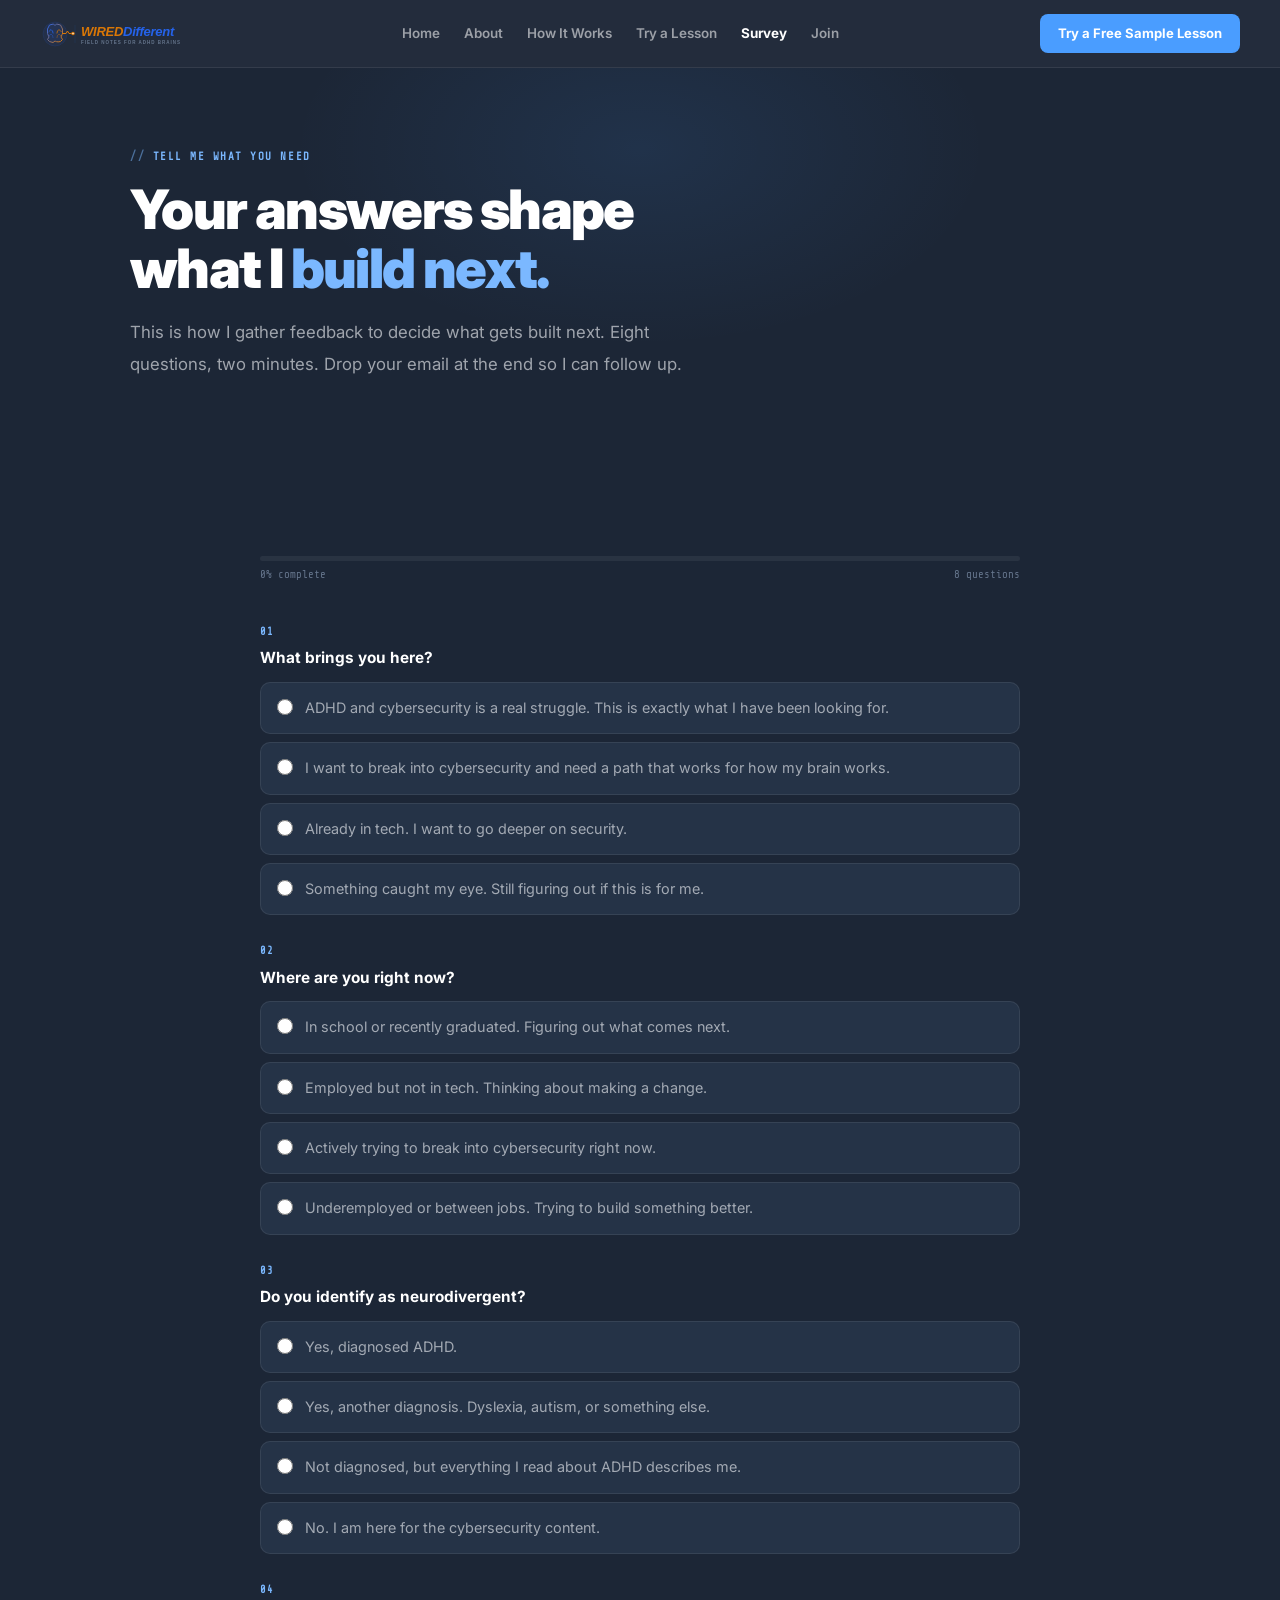
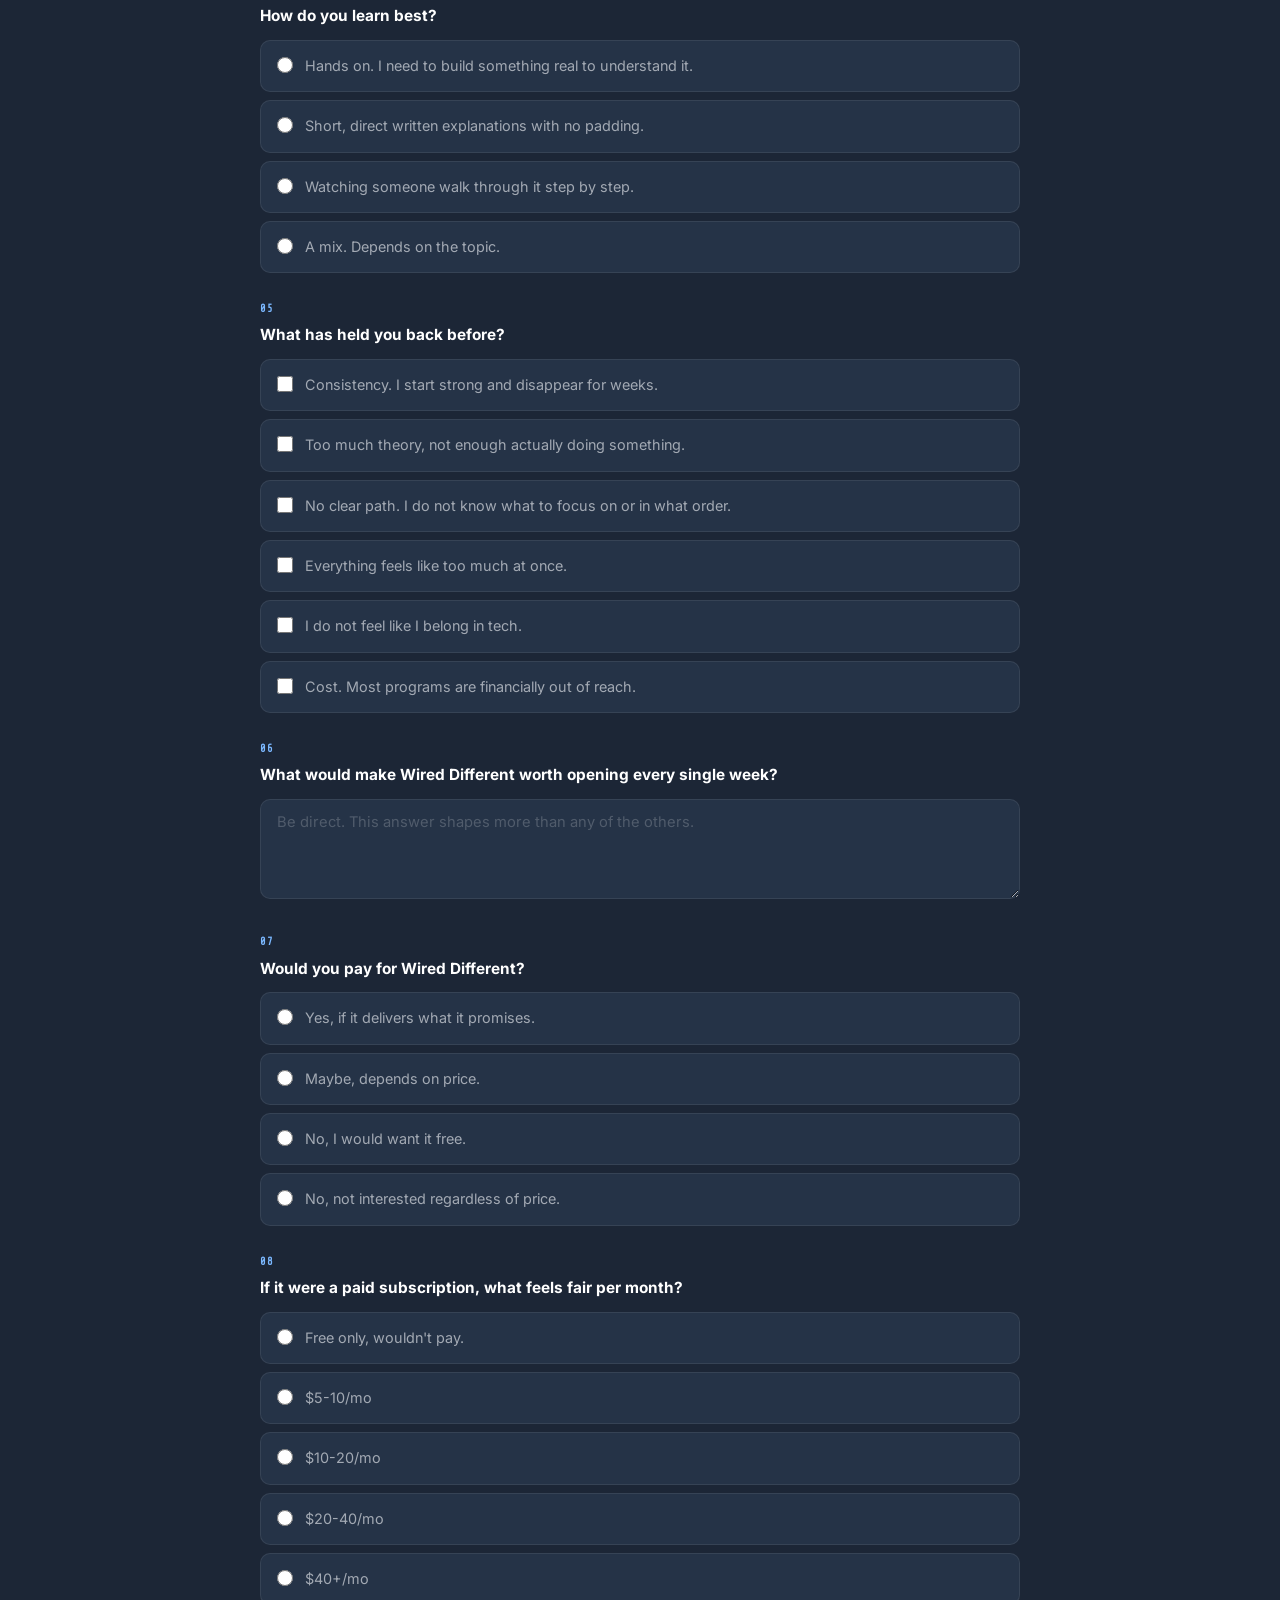
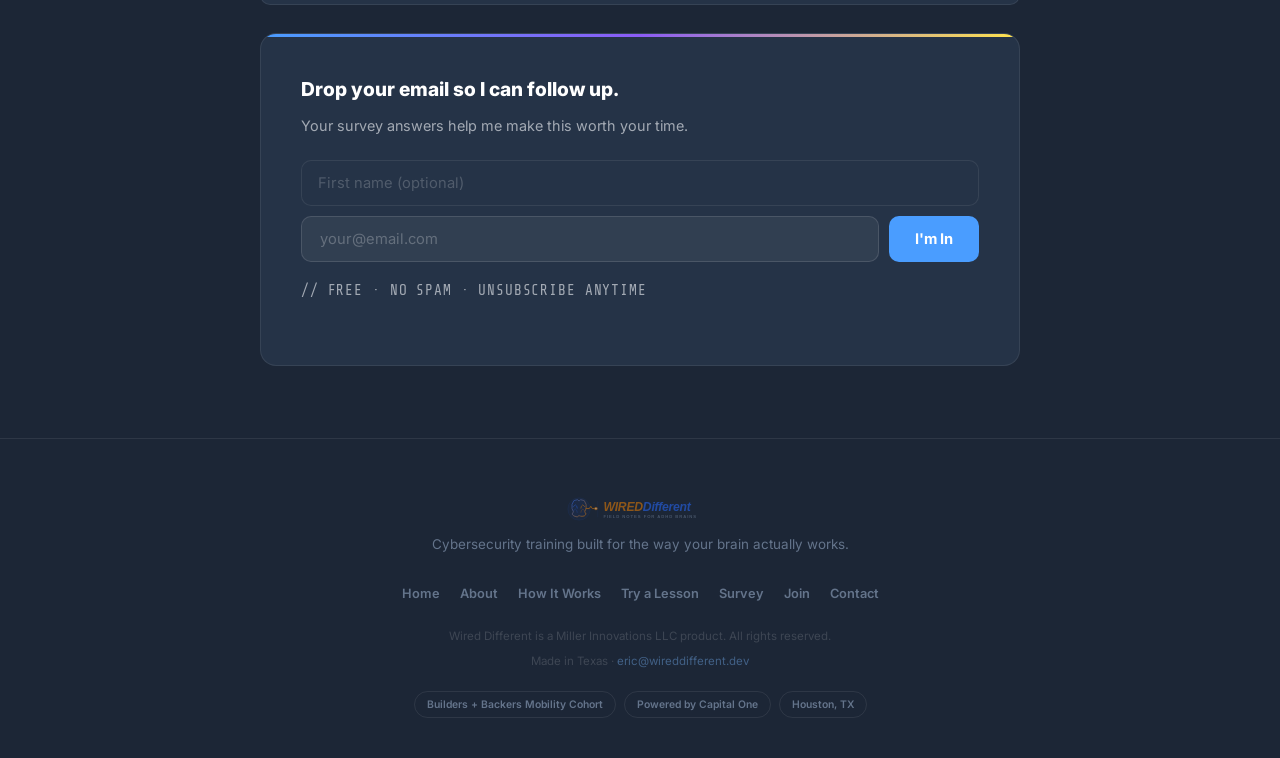
<file: survey.html>
<!DOCTYPE html>
<html lang="en">
<head>
  <meta charset="UTF-8"/>
  <meta name="viewport" content="width=device-width, initial-scale=1.0"/>
  <title>Tell Me What You Need | Wired Different</title>
  <meta name="description" content="Eight questions. Two minutes. Your answers shape what I build next."/>
  <meta property="og:type" content="website"/>
  <meta property="og:title" content="Tell Me What You Need | Wired Different"/>
  <meta property="og:description" content="Eight questions. Two minutes. Your answers shape what I build next."/>
  <meta property="og:url" content="https://wireddifferent.dev/survey.html"/>
  <meta property="og:image" content="https://wireddifferent.dev/og-image.png"/>
  <meta name="twitter:card" content="summary_large_image"/>
  <meta name="twitter:title" content="Tell Me What You Need | Wired Different"/>
  <meta name="twitter:description" content="Eight questions. Two minutes. Your answers shape what I build next."/>
  <meta name="twitter:image" content="https://wireddifferent.dev/og-image.png"/>
  <link rel="stylesheet" href="style.css"/>
  <style>
    /* ====== SURVEY LAYOUT ====== */
    .survey-wrap {
      padding: 72px 0;
      background: var(--navy);
    }
    .survey-inner { max-width: 760px; margin: 0 auto; }

    .survey-intro {
      margin-bottom: 40px;
    }
    .survey-intro h2 {
      font-size: clamp(1.9rem, 4vw, 2.7rem);
      font-weight: 900;
      line-height: 1.1;
      letter-spacing: -.025em;
      color: #fff;
      margin-bottom: 12px;
    }
    .survey-intro h2 span { color: var(--blue-lt); }
    .survey-intro p {
      font-size: 1rem;
      color: var(--dim2);
      line-height: 1.8;
      max-width: 600px;
    }

    /* Progress bar */
    .sp-track { height: 5px; background: rgba(255,255,255,.06); border-radius: 5px; overflow: hidden; margin-bottom: 6px; }
    .sp-fill { height: 100%; background: linear-gradient(90deg, var(--blue), var(--blue-lt)); border-radius: 5px; transition: width .4s ease; width: 0; }
    .sp-row { display: flex; justify-content: space-between; font-family: var(--mono); font-size: .67rem; color: var(--dim); margin-bottom: 40px; }

    /* Questions */
    .survey-form { display: grid; gap: 28px; }
    fieldset { border: none; padding: 0; }
    legend {
      font-weight: 700;
      font-size: .96rem;
      color: #fff;
      margin-bottom: 12px;
      display: block;
      line-height: 1.55;
    }
    .qn {
      font-family: var(--mono);
      font-size: .65rem;
      color: var(--blue-lt);
      letter-spacing: .12em;
      display: block;
      margin-bottom: 6px;
    }
    .opts { display: grid; gap: 8px; }
    .opt {
      display: flex;
      align-items: flex-start;
      gap: 12px;
      padding: 14px 16px;
      border-radius: 10px;
      border: 1.5px solid var(--border-dark);
      background: var(--navy-lt);
      cursor: pointer;
      font-size: .9rem;
      color: var(--dim2);
      transition: all .2s;
      line-height: 1.55;
      user-select: none;
    }
    .opt:hover { border-color: rgba(74,157,255,.4); color: #fff; }
    .opt:has(input:checked) { border-color: var(--blue); background: rgba(74,157,255,.08); color: #fff; }
    .opt input { accent-color: var(--blue); width: 16px; height: 16px; flex-shrink: 0; margin-top: 2px; }

    .si {
      width: 100%;
      padding: 13px 16px;
      border-radius: 10px;
      border: 1.5px solid var(--border-dark);
      background: var(--navy-lt);
      font-family: 'Inter', sans-serif;
      font-size: .92rem;
      color: #fff;
      outline: none;
      transition: border-color .2s;
    }
    .si:focus { border-color: var(--blue); }
    .si::placeholder { color: rgba(255,255,255,.2); }
    textarea.si { min-height: 100px; resize: vertical; }

    /* Signup box */
    .signup-box {
      background: var(--navy-lt);
      border: 1px solid var(--border-dark);
      border-radius: 16px;
      padding: 40px;
      position: relative;
      overflow: hidden;
    }
    @media (max-width: 600px) { .signup-box { padding: 28px 22px; } }
    .signup-box::before {
      content: '';
      position: absolute;
      top: 0;
      left: 0;
      right: 0;
      height: 3px;
      background: linear-gradient(90deg, var(--blue), var(--purple), var(--yellow));
    }
    .signup-box h3 { font-size: 1.2rem; font-weight: 800; color: #fff; margin-bottom: 8px; }
    .signup-box p { font-size: .9rem; color: var(--dim2); margin-bottom: 22px; line-height: 1.7; }
    .email-row { display: flex; gap: 10px; flex-wrap: wrap; }
    .email-row input {
      flex: 1;
      min-width: 200px;
      padding: 13px 18px;
      border-radius: 10px;
      border: 1px solid rgba(255,255,255,.12);
      background: rgba(255,255,255,.06);
      font-family: 'Inter', sans-serif;
      font-size: .92rem;
      color: #fff;
      outline: none;
      transition: border-color .2s;
    }
    .email-row input::placeholder { color: rgba(255,255,255,.25); }
    .email-row input:focus { border-color: var(--blue); }
    .email-row button {
      background: var(--blue);
      color: #fff;
      border: none;
      padding: 13px 26px;
      border-radius: 10px;
      font-family: 'Inter', sans-serif;
      font-weight: 700;
      font-size: .92rem;
      cursor: pointer;
      white-space: nowrap;
      transition: background .2s;
    }
    .email-row button:hover { background: var(--blue-deep); }
    .form-note {
      font-family: var(--mono);
      font-size: .62rem;
      color: rgba(255,255,255,.18);
      margin-top: 12px;
      letter-spacing: .06em;
    }
  </style>
</head>
<body>

<nav>
  <a class="nav-logo" href="index.html">
    <img src="WiredDifferent_Logo.svg" alt="Wired Different" onerror="this.style.display='none';this.nextElementSibling.style.display='block'"/>
    <span class="nav-logo-txt" style="display:none">Wired <span>Different</span></span>
  </a>
  <button class="nav-toggle" id="nav-toggle" aria-label="Open menu">
    <span></span><span></span><span></span>
  </button>
  <div class="nav-links" id="nav-links">
    <a href="index.html" class="nav-link">Home</a>
    <a href="about.html" class="nav-link">About</a>
    <a href="how-it-works.html" class="nav-link">How It Works</a>
    <a href="lesson.html" class="nav-link">Try a Lesson</a>
    <a href="survey.html" class="nav-link current">Survey</a>
    <a href="join.html" class="nav-link">Join</a>
  </div>
  <a href="lesson.html" class="nav-cta">Try a Free Sample Lesson</a>
</nav>


<!-- PAGE HERO -->
<section class="page-hero">
  <div class="wrap">
    <div class="page-hero-inner">
      <span class="section-label light reveal">Tell Me What You Need</span>
      <h1 class="reveal">Your answers shape<br/>what I <span class="hl">build next.</span></h1>
      <p class="sub reveal d1">This is how I gather feedback to decide what gets built next. Eight questions, two minutes. Drop your email at the end so I can follow up.</p>
    </div>
  </div>
</section>


<!-- SURVEY -->
<div class="survey-wrap">
  <div class="wrap">
    <div class="survey-inner">

      <div class="sp-track"><div class="sp-fill" id="sp-fill"></div></div>
      <div class="sp-row"><span id="sp-label-left">0% complete</span><span>8 questions</span></div>

      <form class="survey-form" id="survey-form" action="https://formspree.io/f/mwvgbejy" method="post">

        <fieldset class="reveal">
          <legend><span class="qn">01</span>What brings you here?</legend>
          <div class="opts">
            <label class="opt"><input type="radio" name="q1" value="adhd-cyber" required/><span>ADHD and cybersecurity is a real struggle. This is exactly what I have been looking for.</span></label>
            <label class="opt"><input type="radio" name="q1" value="break-in"/><span>I want to break into cybersecurity and need a path that works for how my brain works.</span></label>
            <label class="opt"><input type="radio" name="q1" value="level-up"/><span>Already in tech. I want to go deeper on security.</span></label>
            <label class="opt"><input type="radio" name="q1" value="curious"/><span>Something caught my eye. Still figuring out if this is for me.</span></label>
          </div>
        </fieldset>

        <fieldset class="reveal">
          <legend><span class="qn">02</span>Where are you right now?</legend>
          <div class="opts">
            <label class="opt"><input type="radio" name="q2" value="student" required/><span>In school or recently graduated. Figuring out what comes next.</span></label>
            <label class="opt"><input type="radio" name="q2" value="pivot"/><span>Employed but not in tech. Thinking about making a change.</span></label>
            <label class="opt"><input type="radio" name="q2" value="active"/><span>Actively trying to break into cybersecurity right now.</span></label>
            <label class="opt"><input type="radio" name="q2" value="underemployed"/><span>Underemployed or between jobs. Trying to build something better.</span></label>
          </div>
        </fieldset>

        <fieldset class="reveal">
          <legend><span class="qn">03</span>Do you identify as neurodivergent?</legend>
          <div class="opts">
            <label class="opt"><input type="radio" name="q3" value="adhd" required/><span>Yes, diagnosed ADHD.</span></label>
            <label class="opt"><input type="radio" name="q3" value="other"/><span>Yes, another diagnosis. Dyslexia, autism, or something else.</span></label>
            <label class="opt"><input type="radio" name="q3" value="self-id"/><span>Not diagnosed, but everything I read about ADHD describes me.</span></label>
            <label class="opt"><input type="radio" name="q3" value="no"/><span>No. I am here for the cybersecurity content.</span></label>
          </div>
        </fieldset>

        <fieldset class="reveal">
          <legend><span class="qn">04</span>How do you learn best?</legend>
          <div class="opts">
            <label class="opt"><input type="radio" name="q4" value="hands-on" required/><span>Hands on. I need to build something real to understand it.</span></label>
            <label class="opt"><input type="radio" name="q4" value="read"/><span>Short, direct written explanations with no padding.</span></label>
            <label class="opt"><input type="radio" name="q4" value="watch"/><span>Watching someone walk through it step by step.</span></label>
            <label class="opt"><input type="radio" name="q4" value="mix"/><span>A mix. Depends on the topic.</span></label>
          </div>
        </fieldset>

        <fieldset class="reveal">
          <legend><span class="qn">05</span>What has held you back before?</legend>
          <div class="opts">
            <label class="opt"><input type="checkbox" name="q5" value="consistency"/><span>Consistency. I start strong and disappear for weeks.</span></label>
            <label class="opt"><input type="checkbox" name="q5" value="theory"/><span>Too much theory, not enough actually doing something.</span></label>
            <label class="opt"><input type="checkbox" name="q5" value="direction"/><span>No clear path. I do not know what to focus on or in what order.</span></label>
            <label class="opt"><input type="checkbox" name="q5" value="overwhelm"/><span>Everything feels like too much at once.</span></label>
            <label class="opt"><input type="checkbox" name="q5" value="imposter"/><span>I do not feel like I belong in tech.</span></label>
            <label class="opt"><input type="checkbox" name="q5" value="cost"/><span>Cost. Most programs are financially out of reach.</span></label>
          </div>
        </fieldset>

        <fieldset class="reveal">
          <legend><span class="qn">06</span>What would make Wired Different worth opening every single week?</legend>
          <textarea class="si" name="q6" placeholder="Be direct. This answer shapes more than any of the others."></textarea>
        </fieldset>

        <fieldset class="reveal">
          <legend><span class="qn">07</span>Would you pay for Wired Different?</legend>
          <div class="opts">
            <label class="opt"><input type="radio" name="q7" value="yes" required/><span>Yes, if it delivers what it promises.</span></label>
            <label class="opt"><input type="radio" name="q7" value="maybe"/><span>Maybe, depends on price.</span></label>
            <label class="opt"><input type="radio" name="q7" value="no-free"/><span>No, I would want it free.</span></label>
            <label class="opt"><input type="radio" name="q7" value="no"/><span>No, not interested regardless of price.</span></label>
          </div>
        </fieldset>

        <fieldset class="reveal">
          <legend><span class="qn">08</span>If it were a paid subscription, what feels fair per month?</legend>
          <div class="opts">
            <label class="opt"><input type="radio" name="q8" value="free-only" required/><span>Free only, wouldn't pay.</span></label>
            <label class="opt"><input type="radio" name="q8" value="5-10"/><span>$5-10/mo</span></label>
            <label class="opt"><input type="radio" name="q8" value="10-20"/><span>$10-20/mo</span></label>
            <label class="opt"><input type="radio" name="q8" value="20-40"/><span>$20-40/mo</span></label>
            <label class="opt"><input type="radio" name="q8" value="40-plus"/><span>$40+/mo</span></label>
          </div>
        </fieldset>

        <div class="signup-box reveal">
          <h3>Drop your email so I can follow up.</h3>
          <p>Your survey answers help me make this worth your time.</p>
          <div style="display:grid;gap:10px;margin-bottom:16px">
            <input class="si" type="text" name="name" placeholder="First name (optional)"/>
            <div class="email-row">
              <input type="email" name="email" placeholder="your@email.com" required autocomplete="email"/>
              <button type="submit">I'm In</button>
            </div>
          </div>
          <p class="form-note">// FREE &middot; NO SPAM &middot; UNSUBSCRIBE ANYTIME</p>
        </div>

      </form>
    </div>
  </div>
</div>


<!-- FOOTER -->
<footer>
  <img src="WiredDifferent_Logo.svg" alt="Wired Different" onerror="this.style.display='none';document.getElementById('ftxt').style.display='block'"/>
  <div class="foot-name" id="ftxt" style="display:none">Wired <span>Different</span></div>
  <p class="foot-tagline">Cybersecurity training built for the way your brain actually works.</p>
  <div class="foot-links">
    <a href="index.html">Home</a>
    <a href="about.html">About</a>
    <a href="how-it-works.html">How It Works</a>
    <a href="lesson.html">Try a Lesson</a>
    <a href="survey.html">Survey</a>
    <a href="join.html">Join</a>
    <a href="mailto:eric@wireddifferent.dev">Contact</a>
  </div>
  <p class="foot-copy">
    Wired Different is a Miller Innovations LLC product. All rights reserved.<br/>
    Made in Texas &middot; <a href="mailto:eric@wireddifferent.dev">eric@wireddifferent.dev</a>
  </p>
  <div class="foot-pills">
    <span class="fp">Builders + Backers Mobility Cohort</span>
    <span class="fp">Powered by Capital One</span>
    <span class="fp">Houston, TX</span>
  </div>
</footer>


<script>
(function(){
  document.getElementById('nav-toggle').addEventListener('click',function(){
    document.getElementById('nav-links').classList.toggle('open');
  });
  const obs = new IntersectionObserver(entries=>{
    entries.forEach(e=>{ if(e.isIntersecting){ e.target.classList.add('on'); obs.unobserve(e.target); } });
  },{threshold:0.07});
  document.querySelectorAll('.reveal').forEach(el=>obs.observe(el));

  var fields = document.querySelectorAll('#survey-form fieldset'), total = fields.length;
  function update() {
    var answered = 0;
    fields.forEach(function(fs) {
      var checked = fs.querySelector('input:checked');
      var text = fs.querySelector('textarea');
      if (checked || (text && text.value.trim().length > 0)) answered++;
    });
    var pct = Math.round((answered / total) * 100);
    var fill = document.getElementById('sp-fill');
    var lbl = document.getElementById('sp-label-left');
    if (fill) fill.style.width = pct + '%';
    if (lbl) lbl.textContent = pct + '% complete';
  }
  document.querySelectorAll('#survey-form input, #survey-form textarea').forEach(function(el) {
    el.addEventListener('change', update);
    el.addEventListener('input', update);
  });
})();
</script>
</body>
</html>
</file>
<file: style.css>
@import url('https://fonts.googleapis.com/css2?family=Inter:wght@300;400;500;600;700;800;900&family=Share+Tech+Mono&display=swap');

*, *::before, *::after { box-sizing: border-box; margin: 0; padding: 0; }
::selection { background: rgba(74,157,255,.22); color: var(--navy); }

:root {
  --cream: #F7F8FC;
  --navy: #1C2636;
  --navy-lt: #253347;
  --navy-card: #2A3A50;
  --blue: #4A9DFF;
  --blue-deep: #2563EB;
  --blue-lt: #7BB8FF;
  --yellow: #FFE34D;
  --yellow-lt: #FFF0A0;
  --green: #10B981;
  --green-lt: #34D399;
  --purple: #8B5CF6;
  --red: #EF4444;
  --border-light: rgba(28,38,54,.1);
  --border-dark: rgba(255,255,255,.08);
  --dim: #64748B;
  --dim2: rgba(247,248,252,.6);
  --mono: 'Share Tech Mono', monospace;
  --nav-h: 68px;
}

html { scroll-behavior: smooth; }
::-webkit-scrollbar { width: 5px; }
::-webkit-scrollbar-track { background: var(--navy); }
::-webkit-scrollbar-thumb { background: var(--navy-card); border-radius: 3px; }
::-webkit-scrollbar-thumb:hover { background: var(--blue-deep); }
body {
  font-family: 'Inter', system-ui, sans-serif;
  background: var(--cream);
  color: var(--navy);
  line-height: 1.65;
  overflow-x: hidden;
  -webkit-font-smoothing: antialiased;
  -moz-osx-font-smoothing: grayscale;
  text-rendering: optimizeLegibility;
}

/* LAYOUT */
.wrap { max-width: 1100px; margin: 0 auto; padding: 0 40px; }
@media (max-width: 600px) { .wrap { padding: 0 20px; } }

/* REVEAL */
.reveal { opacity: 0; transform: translateY(24px); transition: opacity .7s cubic-bezier(0.22,1,0.36,1), transform .7s cubic-bezier(0.22,1,0.36,1); }
.reveal.on { opacity: 1; transform: none; }
.d1 { transition-delay: .1s; }
.d2 { transition-delay: .2s; }
.d3 { transition-delay: .3s; }
.d4 { transition-delay: .4s; }

/* ===================== NAV ===================== */
nav {
  height: var(--nav-h);
  padding: 0 40px;
  display: flex;
  align-items: center;
  justify-content: space-between;
  gap: 20px;
  position: sticky;
  top: 0;
  z-index: 200;
  background: rgba(28,38,54,.97);
  backdrop-filter: blur(20px);
  border-bottom: 1px solid var(--border-dark);
}
@media (max-width: 600px) { nav { padding: 0 20px; } }

.nav-logo {
  display: flex;
  align-items: center;
  gap: 10px;
  text-decoration: none;
  flex-shrink: 0;
}
.nav-logo img { height: 30px; }
.nav-logo-txt { font-size: .92rem; font-weight: 800; color: #fff; }
.nav-logo-txt span { color: var(--blue-lt); }

.nav-links {
  display: flex;
  align-items: center;
  gap: 2px;
  flex: 1;
  justify-content: center;
}

.nav-link {
  font-size: .84rem;
  font-weight: 600;
  color: rgba(255,255,255,.55);
  text-decoration: none;
  padding: 6px 11px;
  border-radius: 6px;
  transition: color .2s, background .2s;
  white-space: nowrap;
}
.nav-link:hover { color: #fff; background: rgba(255,255,255,.06); }
.nav-link.current { color: #fff; font-weight: 700; }

.nav-cta {
  background: var(--blue);
  color: #fff;
  padding: 9px 18px;
  border-radius: 8px;
  font-weight: 700;
  font-size: .82rem;
  text-decoration: none;
  transition: background .2s;
  flex-shrink: 0;
  white-space: nowrap;
}
.nav-cta:hover { background: var(--blue-deep); }

.nav-toggle {
  display: none;
  flex-direction: column;
  justify-content: center;
  gap: 5px;
  background: none;
  border: none;
  cursor: pointer;
  padding: 6px;
  flex-shrink: 0;
}
.nav-toggle span {
  display: block;
  width: 22px;
  height: 2px;
  background: rgba(255,255,255,.7);
  border-radius: 2px;
  transition: all .3s;
}

@media (max-width: 860px) {
  .nav-toggle { display: flex; }
  .nav-links {
    display: none;
    position: absolute;
    top: var(--nav-h);
    left: 0;
    right: 0;
    background: var(--navy);
    border-bottom: 1px solid var(--border-dark);
    padding: 12px 20px 20px;
    flex-direction: column;
    align-items: flex-start;
    gap: 2px;
    box-shadow: 0 16px 40px rgba(0,0,0,.4);
  }
  .nav-links.open { display: flex; }
  .nav-link { font-size: .95rem; width: 100%; padding: 11px 14px; }
}

/* ===================== BUTTONS ===================== */
.btn-primary {
  display: inline-flex;
  align-items: center;
  gap: 8px;
  background: var(--blue);
  color: #fff;
  padding: 15px 32px;
  border-radius: 10px;
  font-weight: 700;
  font-size: 1rem;
  letter-spacing: .01em;
  text-decoration: none;
  transition: all .22s cubic-bezier(0.22,1,0.36,1);
  border: none;
  cursor: pointer;
  font-family: 'Inter', sans-serif;
  box-shadow: 0 2px 14px rgba(74,157,255,.25);
}
.btn-primary:hover {
  background: var(--blue-deep);
  transform: translateY(-3px);
  box-shadow: 0 12px 36px rgba(74,157,255,.45);
}
.btn-primary:active { transform: translateY(-1px); }
.btn-primary.lg { padding: 18px 44px; font-size: 1.08rem; border-radius: 12px; box-shadow: 0 4px 22px rgba(74,157,255,.3); }

.btn-ghost {
  display: inline-flex;
  align-items: center;
  gap: 8px;
  background: transparent;
  color: var(--blue-lt);
  padding: 13px 26px;
  border-radius: 10px;
  font-weight: 700;
  font-size: .9rem;
  text-decoration: none;
  border: 1.5px solid rgba(74,157,255,.3);
  transition: all .2s;
  cursor: pointer;
  font-family: 'Inter', sans-serif;
}
.btn-ghost:hover {
  border-color: var(--blue-lt);
  color: #fff;
  background: rgba(74,157,255,.08);
}

/* ===================== SECTION LABELS ===================== */
.section-label {
  display: block;
  font-family: var(--mono);
  font-size: .68rem;
  font-weight: 700;
  letter-spacing: .14em;
  text-transform: uppercase;
  color: var(--blue-deep);
  margin-bottom: 14px;
}
.section-label::before { content: '// '; opacity: .5; }
.section-label.light { color: var(--blue-lt); }

/* ===================== PAGE HERO ===================== */
.page-hero {
  padding: 80px 0 72px;
  background: var(--navy);
  position: relative;
  overflow: hidden;
}
.page-hero::before {
  content: '';
  position: absolute;
  top: -120px;
  left: 50%;
  transform: translateX(-50%);
  width: 700px;
  height: 400px;
  background: radial-gradient(ellipse, rgba(74,157,255,.1) 0%, transparent 70%);
  pointer-events: none;
}
.page-hero-inner { position: relative; z-index: 1; max-width: 680px; }
.page-hero h1 {
  font-size: clamp(2.2rem, 4.5vw, 3.4rem);
  font-weight: 900;
  line-height: 1.08;
  letter-spacing: -.03em;
  color: #fff;
  margin-bottom: 20px;
}
.page-hero h1 .hl { color: var(--blue-lt); }
.page-hero .sub {
  font-size: 1.05rem;
  color: var(--dim2);
  line-height: 1.85;
  max-width: 560px;
  margin-bottom: 32px;
}

/* ===================== SECTIONS ===================== */
.section-light { padding: 80px 0; background: var(--cream); }
.section-dark { padding: 80px 0; background: var(--navy); border-top: 1px solid var(--border-dark); }

.section-head { text-align: center; max-width: 640px; margin: 0 auto 52px; }
.section-head h2 {
  font-size: clamp(1.9rem, 4vw, 2.7rem);
  font-weight: 900;
  line-height: 1.1;
  letter-spacing: -.025em;
  color: var(--navy);
  margin-bottom: 14px;
}
.section-head.light h2 { color: #fff; }
.section-head p { font-size: 1rem; color: var(--dim); line-height: 1.85; }
.section-head.light p { color: var(--dim2); }

/* ===================== PHOTO PLACEHOLDERS ===================== */
.photo-wrap {
  background: linear-gradient(145deg, #EDD8BC 0%, #C9A268 100%);
  border-radius: 16px;
  overflow: hidden;
  display: flex;
  align-items: center;
  justify-content: center;
  flex-direction: column;
  gap: 10px;
}
.photo-wrap .ph-icon { font-size: 2.2rem; opacity: .35; }
.photo-wrap .ph-label {
  font-family: var(--mono);
  font-size: .64rem;
  color: rgba(80,50,20,.45);
  letter-spacing: .1em;
  text-transform: uppercase;
}

/* ===================== STATS STRIP ===================== */
.stats-strip {
  background: var(--navy-lt);
  border-top: 1px solid var(--border-dark);
  border-bottom: 1px solid var(--border-dark);
  padding: 32px 0;
}
.stats-inner {
  display: grid;
  grid-template-columns: repeat(4, 1fr);
  max-width: 1100px;
  margin: 0 auto;
  padding: 0 40px;
}
@media (max-width: 700px) { .stats-inner { grid-template-columns: repeat(2, 1fr); } }
@media (max-width: 400px) { .stats-inner { padding: 0 20px; } }
.stat-item {
  text-align: center;
  padding: 12px 16px;
  border-right: 1px solid var(--border-dark);
}
.stat-item:last-child { border-right: none; }
@media (max-width: 700px) { .stat-item:nth-child(2) { border-right: none; } }
.stat-n {
  display: block;
  font-size: 1.8rem;
  font-weight: 900;
  color: var(--blue-lt);
  line-height: 1;
  margin-bottom: 4px;
}
.stat-l {
  font-size: .72rem;
  color: var(--dim);
  text-transform: uppercase;
  letter-spacing: .08em;
  font-weight: 600;
}

/* ===================== CTA BAR ===================== */
.cta-bar {
  background: var(--navy);
  padding: 80px 0;
  text-align: center;
  border-top: 1px solid var(--border-dark);
}
.cta-bar h2 {
  font-size: clamp(1.8rem, 3.5vw, 2.5rem);
  font-weight: 900;
  line-height: 1.1;
  letter-spacing: -.025em;
  color: #fff;
  margin-bottom: 14px;
}
.cta-bar p {
  font-size: 1rem;
  color: var(--dim2);
  max-width: 460px;
  margin: 0 auto 32px;
  line-height: 1.75;
}
.cta-bar .sub-link {
  display: block;
  margin-top: 16px;
  font-size: .84rem;
  color: var(--dim);
  text-decoration: none;
}
.cta-bar .sub-link:hover { color: var(--blue-lt); }

/* ===================== FOOTER ===================== */
footer {
  background: var(--navy);
  border-top: 1px solid var(--border-dark);
  padding: 56px 40px 40px;
  text-align: center;
}
@media (max-width: 600px) { footer { padding: 44px 20px 32px; } }
footer img { height: 28px; margin: 0 auto 10px; display: block; opacity: .6; }
.foot-name { font-size: .95rem; font-weight: 800; color: #fff; margin-bottom: 10px; }
.foot-name span { color: var(--blue-lt); }
.foot-tagline { font-size: .84rem; color: var(--dim); margin-bottom: 28px; }
.foot-links { display: flex; justify-content: center; gap: 20px; flex-wrap: wrap; margin-bottom: 20px; }
.foot-links a { font-size: .8rem; color: var(--dim); text-decoration: none; transition: color .2s; font-weight: 600; }
.foot-links a:hover { color: var(--blue-lt); }
.foot-copy { font-size: .72rem; color: rgba(255,255,255,.15); line-height: 2.2; }
.foot-copy a { color: rgba(122,184,255,.4); text-decoration: none; }
.foot-copy a:hover { color: var(--blue-lt); }
.foot-pills { display: flex; justify-content: center; gap: 8px; margin-top: 16px; flex-wrap: wrap; }
.fp { font-size: .65rem; font-weight: 600; padding: 4px 12px; border-radius: 50px; border: 1px solid var(--border-dark); color: var(--dim); }

/* ===================== SHARED NAV SCRIPT HOOK ===================== */
/* nav-toggle JS is inlined in each page */
</file>
